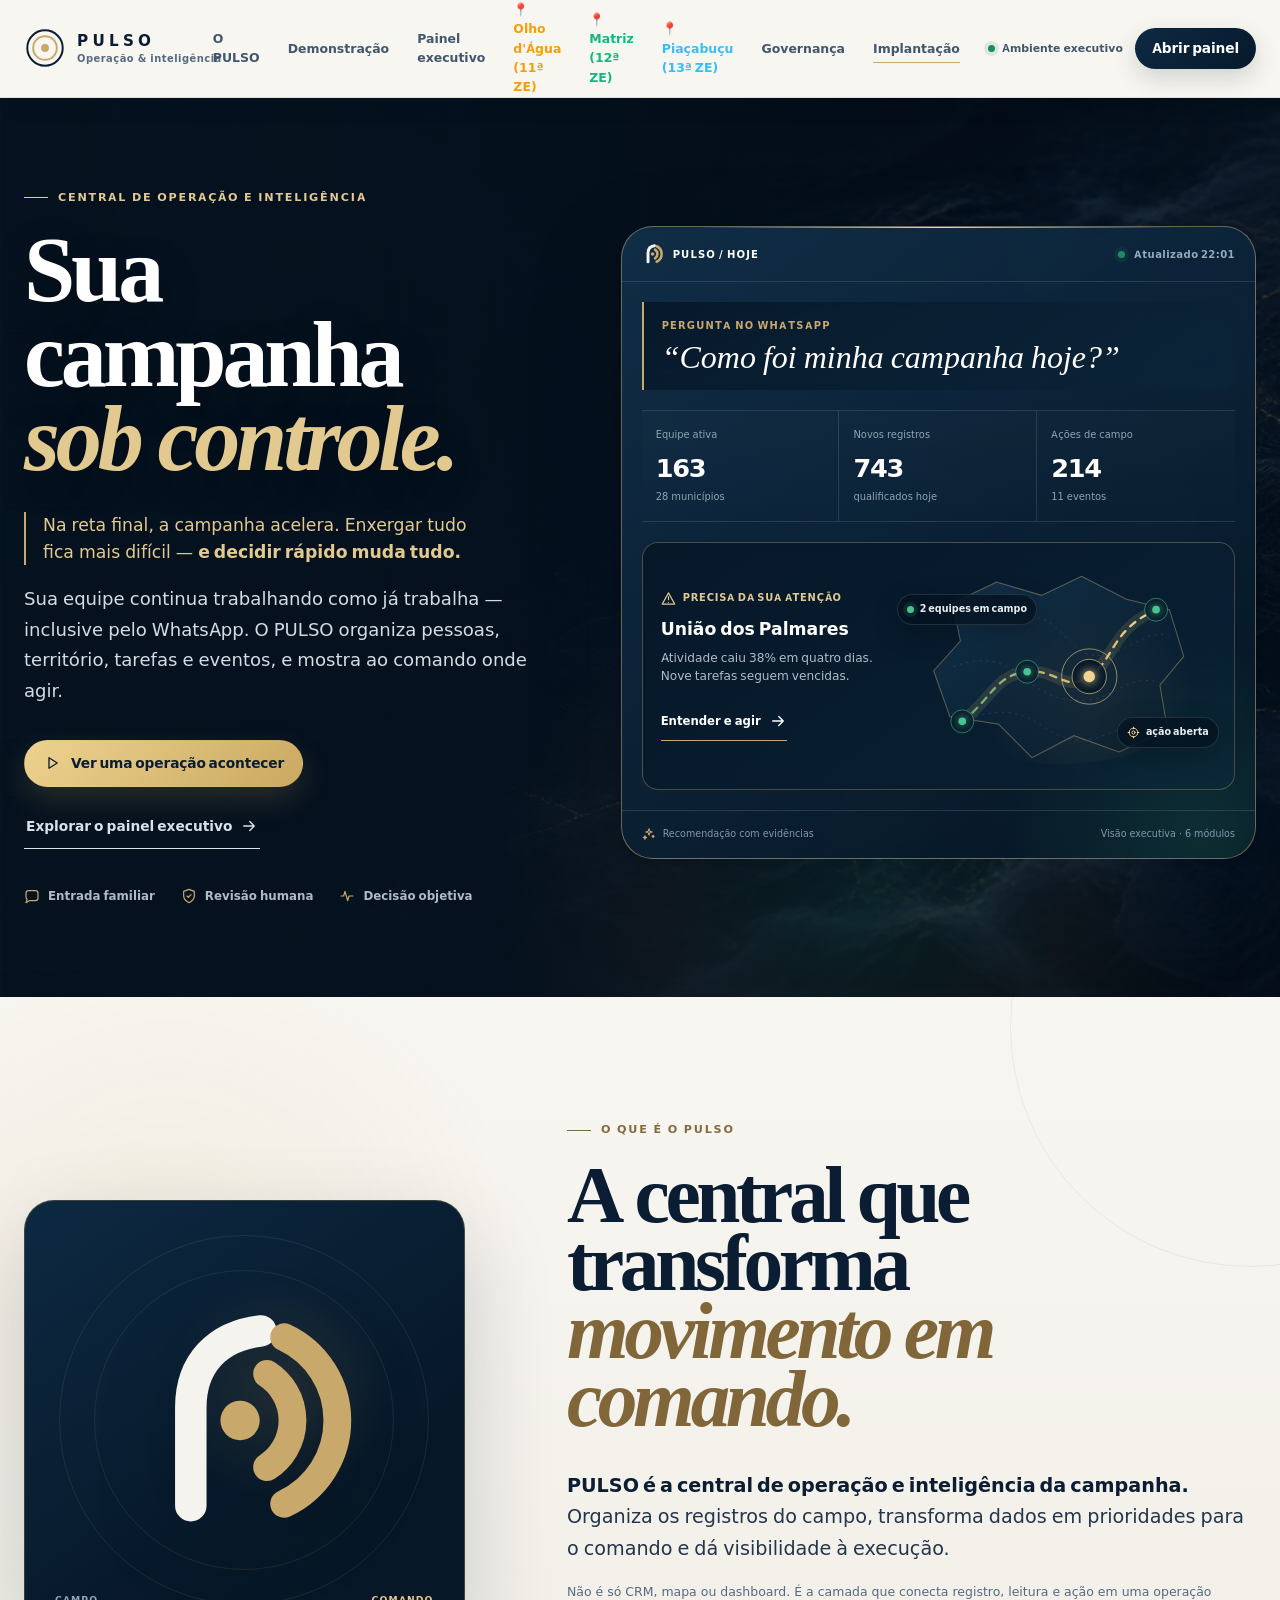
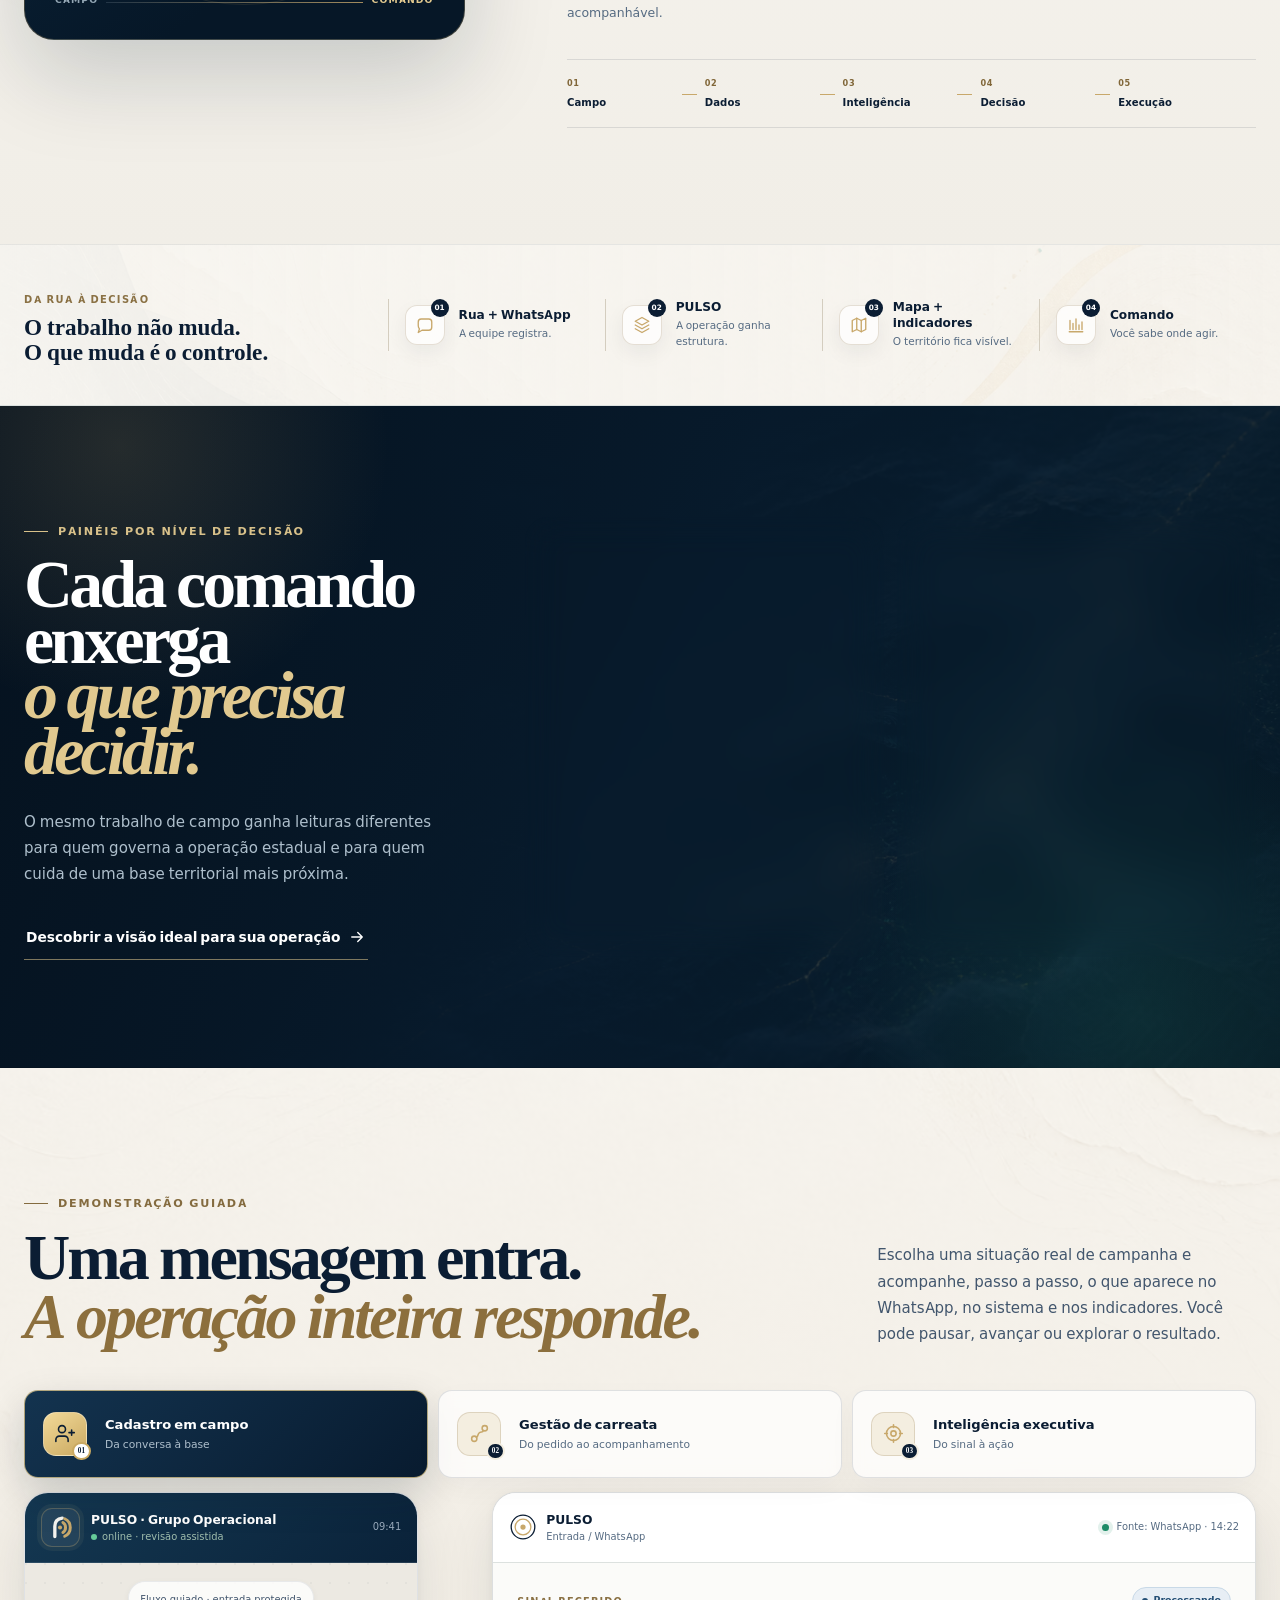
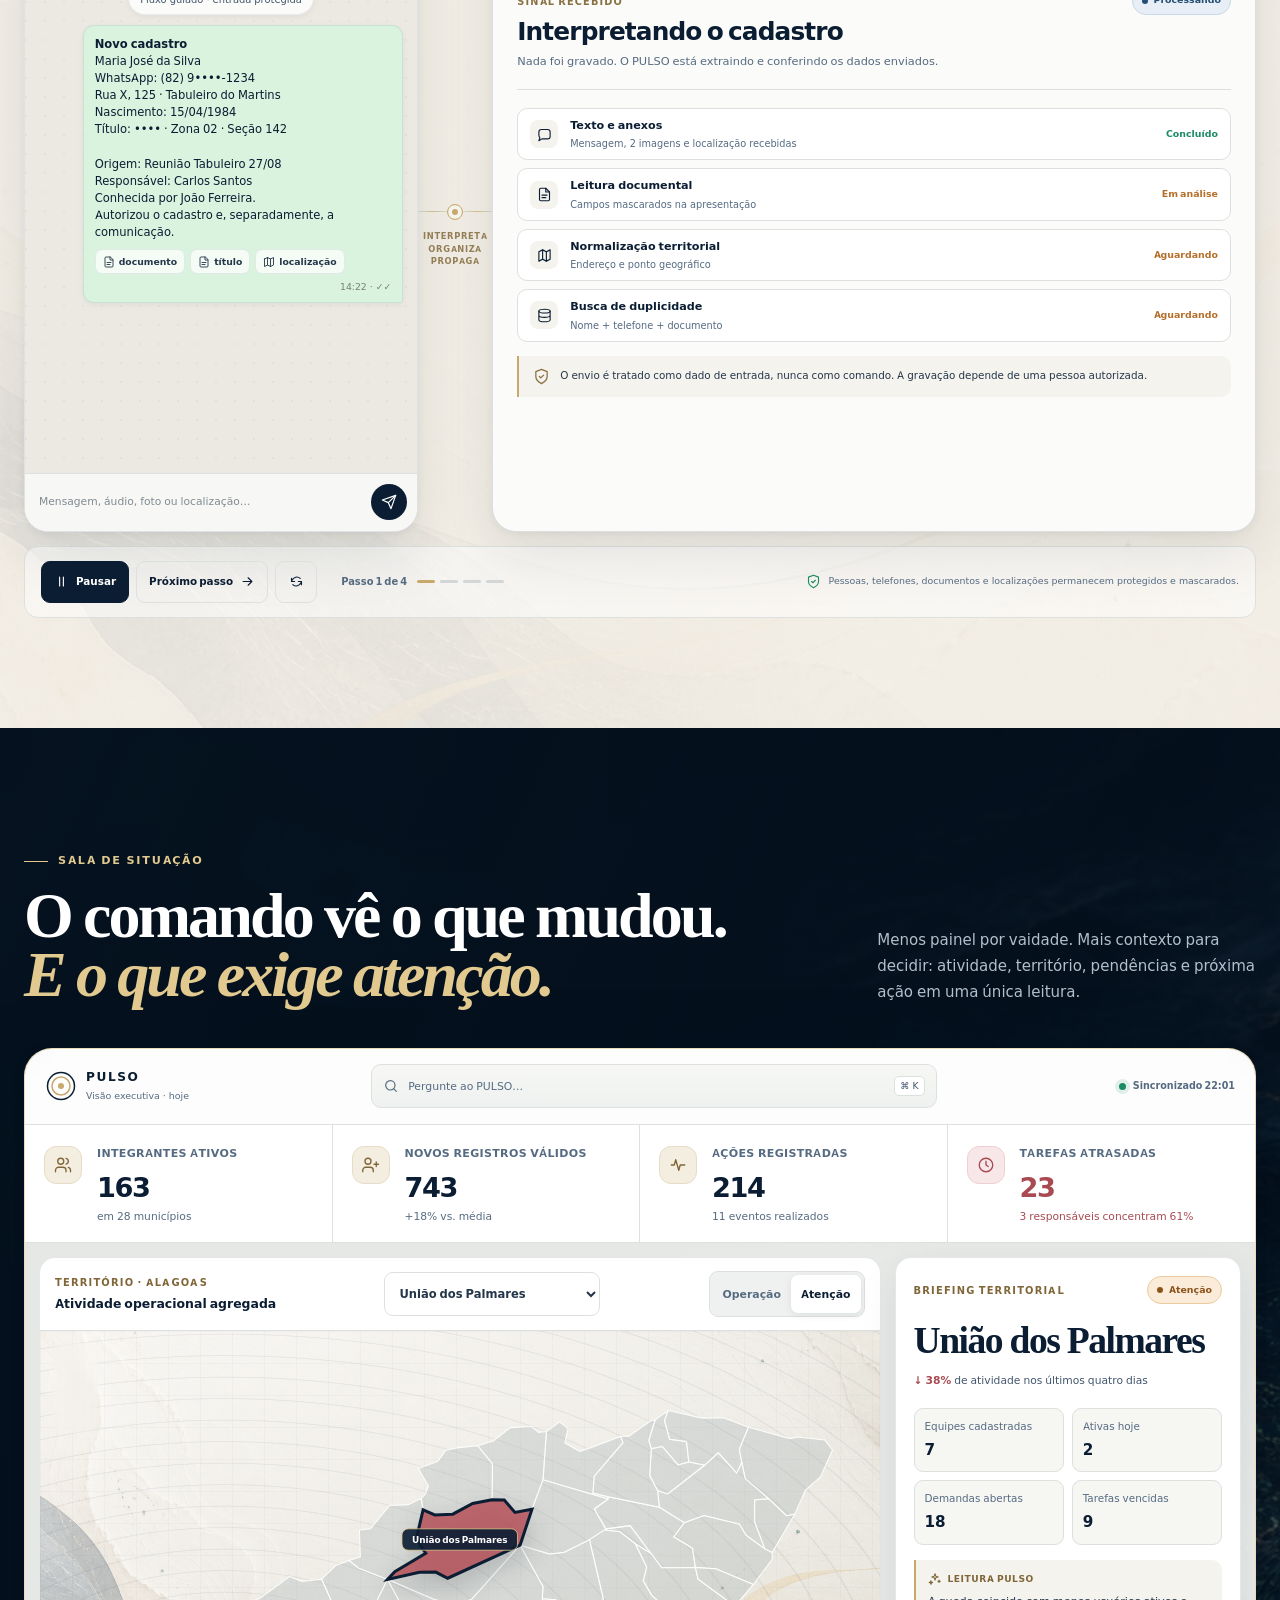
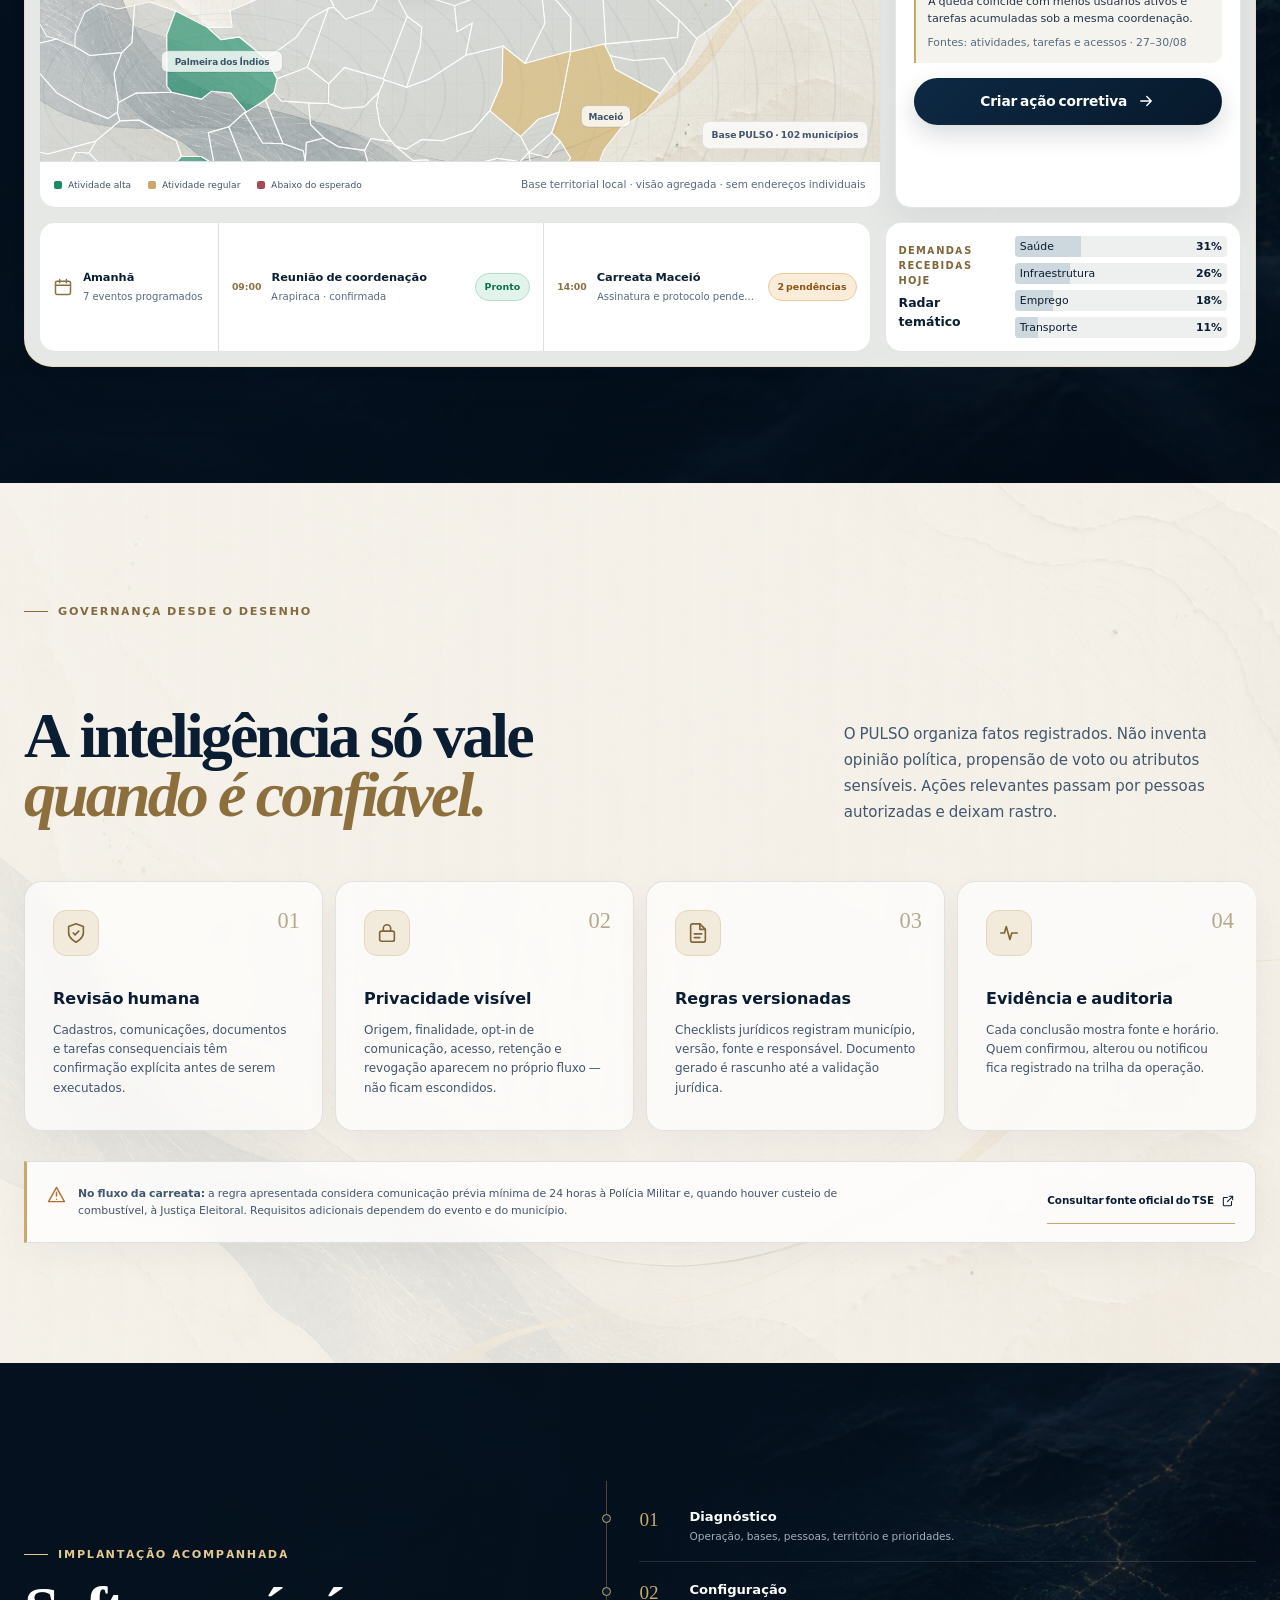
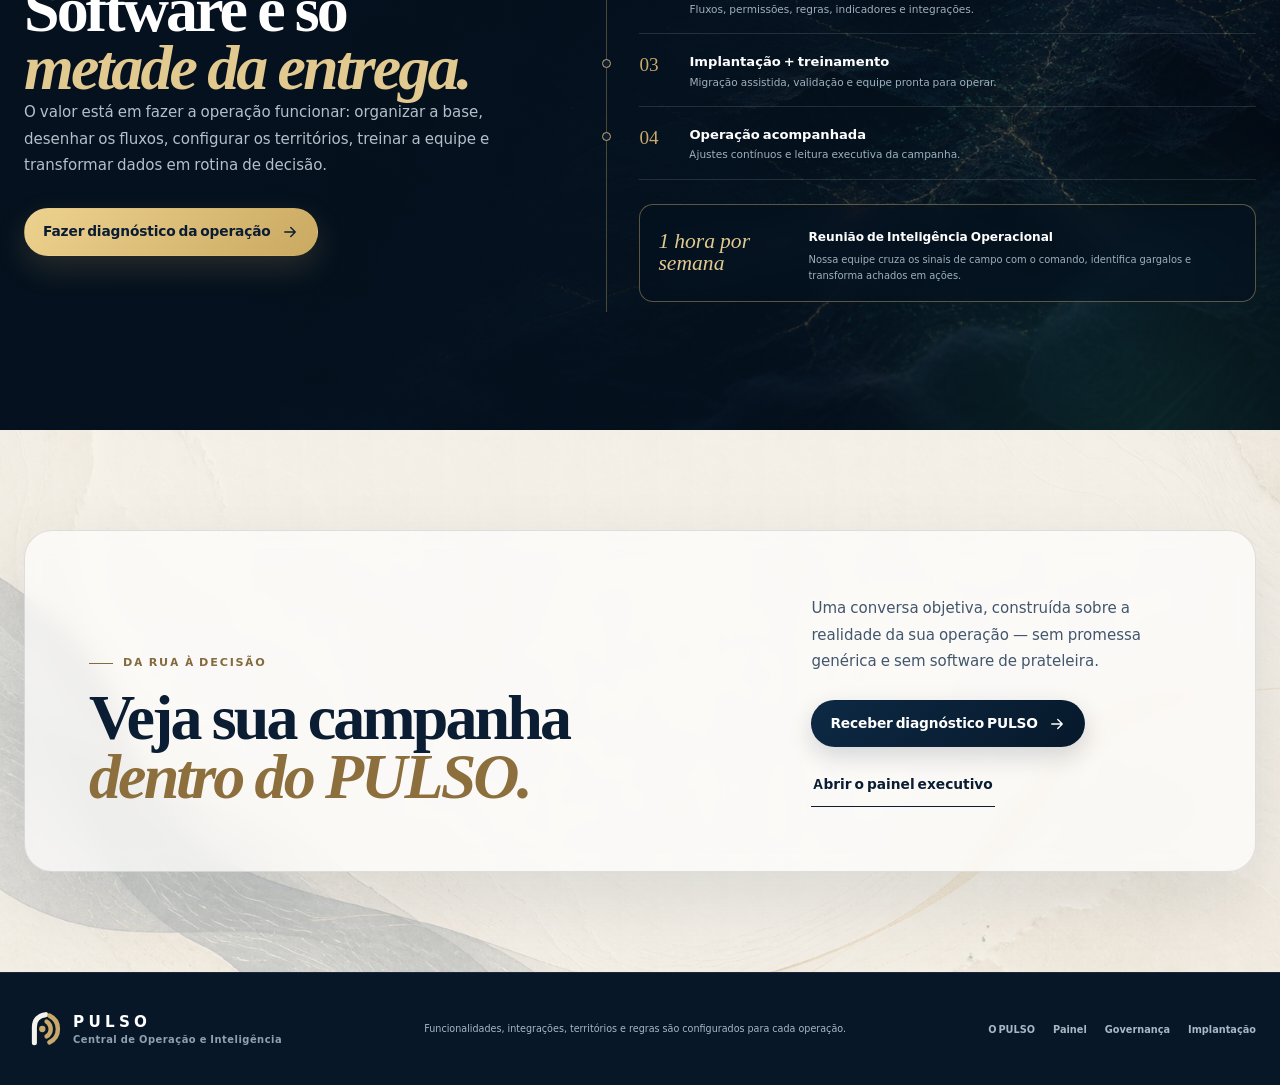
<file: index.html>
<!doctype html>
<html lang="pt-BR">
<head>
  <meta charset="utf-8">
  <meta name="viewport" content="width=device-width, initial-scale=1, viewport-fit=cover">
  <meta name="theme-color" content="#0B1D33">
  <meta name="description" content="PULSO transforma a operação de rua e o WhatsApp em pessoas organizadas, visão territorial, prioridades e execução.">
  <meta property="og:title" content="PULSO — Central de Operação e Inteligência">
  <meta property="og:description" content="Da rua à decisão. Sua campanha sob controle.">
  <meta property="og:type" content="website">
  <meta property="og:locale" content="pt_BR">
  <meta property="og:url" content="https://pulso-2026.vercel.app/">
  <meta property="og:image" content="https://pulso-2026.vercel.app/assets/generated/pulso-social-1200x630.png">
  <meta property="og:image:width" content="1200">
  <meta property="og:image:height" content="630">
  <meta property="og:image:alt" content="PULSO — Central de Operação e Inteligência. Sua campanha sob controle.">
  <meta name="twitter:card" content="summary_large_image">
  <meta name="twitter:title" content="PULSO — Central de Operação e Inteligência">
  <meta name="twitter:description" content="Do campo à decisão. Da decisão à execução.">
  <meta name="twitter:image" content="https://pulso-2026.vercel.app/assets/generated/pulso-social-1200x630.png">
  <title>PULSO — Central de Operação e Inteligência</title>

  <link rel="manifest" href="manifest.json">
  <link rel="icon" href="assets/pulso-mark.svg" type="image/svg+xml">
  <link rel="alternate icon" href="assets/favicon.ico">
  <link rel="apple-touch-icon" href="assets/pulso-app-icon-180.png">
  <link rel="preload" href="assets/generated/pulso-territory-hero.avif" as="image" type="image/avif" fetchpriority="high">
  <link rel="stylesheet" href="pulso.css?v=13.0.0">
  <script src="pulso.js?v=13.0.0" defer></script>
</head>
<body>
  <a class="skip-link" href="#conteudo">Ir para o conteúdo</a>

  <svg class="icon-sprite" aria-hidden="true">
    <symbol id="i-arrow" viewBox="0 0 24 24"><path d="M5 12h14M13 6l6 6-6 6"/></symbol>
    <symbol id="i-play" viewBox="0 0 24 24"><path d="m8 5 11 7-11 7V5Z"/></symbol>
    <symbol id="i-pause" viewBox="0 0 24 24"><path d="M9 5v14M15 5v14"/></symbol>
    <symbol id="i-reset" viewBox="0 0 24 24"><path d="M4 7v5h5M20 17v-5h-5M6.1 17A8 8 0 0 0 19 14M17.9 7A8 8 0 0 0 5 10"/></symbol>
    <symbol id="i-check" viewBox="0 0 24 24"><path d="m5 12 4 4L19 6"/></symbol>
    <symbol id="i-shield" viewBox="0 0 24 24"><path d="M12 22s8-4 8-10V5l-8-3-8 3v7c0 6 8 10 8 10Z"/><path d="m9 12 2 2 4-4"/></symbol>
    <symbol id="i-spark" viewBox="0 0 24 24"><path d="m12 3-1.4 4.1L6.5 8.5l4.1 1.4L12 14l1.4-4.1 4.1-1.4-4.1-1.4L12 3Z"/><path d="m5 15-.8 2.2L2 18l2.2.8L5 21l.8-2.2L8 18l-2.2-.8L5 15ZM19 14l-.6 1.4L17 16l1.4.6L19 18l.6-1.4L21 16l-1.4-.6L19 14Z"/></symbol>
    <symbol id="i-map" viewBox="0 0 24 24"><path d="m3 6 6-3 6 3 6-3v15l-6 3-6-3-6 3V6Z"/><path d="M9 3v15M15 6v15"/></symbol>
    <symbol id="i-users" viewBox="0 0 24 24"><path d="M16 21v-2a4 4 0 0 0-4-4H6a4 4 0 0 0-4 4v2M9 11a4 4 0 1 0 0-8 4 4 0 0 0 0 8ZM22 21v-2a4 4 0 0 0-3-3.9M16 3.1a4 4 0 0 1 0 7.8"/></symbol>
    <symbol id="i-calendar" viewBox="0 0 24 24"><rect x="3" y="5" width="18" height="16" rx="2"/><path d="M16 3v4M8 3v4M3 10h18"/></symbol>
    <symbol id="i-file" viewBox="0 0 24 24"><path d="M14 2H6a2 2 0 0 0-2 2v16a2 2 0 0 0 2 2h12a2 2 0 0 0 2-2V8Z"/><path d="M14 2v6h6M8 13h8M8 17h6"/></symbol>
    <symbol id="i-clock" viewBox="0 0 24 24"><circle cx="12" cy="12" r="9"/><path d="M12 7v5l3 2"/></symbol>
    <symbol id="i-message" viewBox="0 0 24 24"><path d="M21 15a4 4 0 0 1-4 4H8l-5 3 1.6-4.8A7 7 0 0 1 3 13V8a4 4 0 0 1 4-4h10a4 4 0 0 1 4 4v7Z"/></symbol>
    <symbol id="i-database" viewBox="0 0 24 24"><ellipse cx="12" cy="5" rx="9" ry="3"/><path d="M3 5v7c0 1.7 4 3 9 3s9-1.3 9-3V5M3 12v7c0 1.7 4 3 9 3s9-1.3 9-3v-7"/></symbol>
    <symbol id="i-activity" viewBox="0 0 24 24"><path d="M3 12h4l2-7 4 14 2-7h6"/></symbol>
    <symbol id="i-chevron" viewBox="0 0 24 24"><path d="m9 18 6-6-6-6"/></symbol>
    <symbol id="i-menu" viewBox="0 0 24 24"><path d="M4 7h16M4 12h16M4 17h16"/></symbol>
    <symbol id="i-close" viewBox="0 0 24 24"><path d="m6 6 12 12M18 6 6 18"/></symbol>
    <symbol id="i-search" viewBox="0 0 24 24"><circle cx="11" cy="11" r="7"/><path d="m20 20-4-4"/></symbol>
    <symbol id="i-download" viewBox="0 0 24 24"><path d="M12 3v12M7 10l5 5 5-5M4 21h16"/></symbol>
    <symbol id="i-warning" viewBox="0 0 24 24"><path d="m12 3 10 18H2L12 3Z"/><path d="M12 9v5M12 18h.01"/></symbol>
    <symbol id="i-lock" viewBox="0 0 24 24"><rect x="4" y="10" width="16" height="11" rx="2"/><path d="M8 10V7a4 4 0 0 1 8 0v3"/></symbol>
    <symbol id="i-plus" viewBox="0 0 24 24"><path d="M12 5v14M5 12h14"/></symbol>
    <symbol id="i-external" viewBox="0 0 24 24"><path d="M14 4h6v6M20 4l-9 9"/><path d="M18 13v6a1 1 0 0 1-1 1H5a1 1 0 0 1-1-1V7a1 1 0 0 1 1-1h6"/></symbol>
    <symbol id="i-send" viewBox="0 0 24 24"><path d="m22 2-7 20-4-9-9-4 20-7Z"/><path d="M22 2 11 13"/></symbol>
    <symbol id="i-user-plus" viewBox="0 0 24 24"><path d="M15 21v-2a4 4 0 0 0-4-4H5a4 4 0 0 0-4 4v2M8 11a4 4 0 1 0 0-8 4 4 0 0 0 0 8ZM19 8v6M16 11h6"/></symbol>
    <symbol id="i-route" viewBox="0 0 24 24"><circle cx="6" cy="18" r="3"/><circle cx="18" cy="6" r="3"/><path d="M8.5 16.5c2.5-1.5 1-4 3.5-5.5s3.5.5 4.5-2.5"/></symbol>
    <symbol id="i-target" viewBox="0 0 24 24"><circle cx="12" cy="12" r="8"/><circle cx="12" cy="12" r="3"/><path d="M12 2v3M22 12h-3M12 22v-3M2 12h3"/></symbol>
    <symbol id="i-network" viewBox="0 0 24 24"><circle cx="12" cy="5" r="2.5"/><circle cx="5" cy="18" r="2.5"/><circle cx="19" cy="18" r="2.5"/><path d="m10.8 7.2-4.6 8.6M13.2 7.2l4.6 8.6M7.5 18h9"/></symbol>
    <symbol id="i-command" viewBox="0 0 24 24"><path d="M4 18V6M8 18V10M12 18V4M16 18v-6M20 18V8"/><path d="M3 21h18"/></symbol>
    <symbol id="i-layers" viewBox="0 0 24 24"><path d="m12 2 9 5-9 5-9-5 9-5Z"/><path d="m3 12 9 5 9-5M3 17l9 5 9-5"/></symbol>
  </svg>

  <header class="site-header" id="topo">
    <div class="header-inner wrap">
      <a class="brand" href="#topo" aria-label="PULSO — início">
        <img src="assets/pulso-mark.svg" alt="" width="42" height="42">
        <span class="brand-copy">
          <strong>PULSO</strong>
          <small>Operação &amp; inteligência</small>
        </span>
      </a>

      <nav class="site-nav" id="site-nav" aria-label="Navegação principal">
        <a href="#o-pulso">O PULSO</a>
        <a href="#demonstracao">Demonstração</a>
        <a href="painel">Painel executivo</a>
        <a href="olhodagua" style="color:var(--accent-amber, #F59E0B); font-weight:700;">📍 Olho d'Água (11ª ZE)</a>
        <a href="matriz" style="color:var(--accent-emerald, #10B981); font-weight:700;">📍 Matriz (12ª ZE)</a>
        <a href="piassabucu" style="color:var(--accent-blue, #38BDF8); font-weight:700;">📍 Piaçabuçu (13ª ZE)</a>
        <a href="#governanca">Governança</a>
        <a href="#implantacao">Implantação</a>
      </nav>

      <div class="header-actions">
        <span class="demo-badge"><span aria-hidden="true"></span> Ambiente executivo</span>
        <a class="button button-primary header-cta" href="painel">Abrir painel</a>
        <button class="menu-button" type="button" aria-expanded="false" aria-controls="site-nav" aria-label="Abrir menu">
          <svg><use href="#i-menu"></use></svg>
        </button>
      </div>
    </div>
  </header>

  <main id="conteudo">
    <section class="hero">
      <div class="hero-grid wrap">
        <div class="hero-copy">
          <span class="eyebrow"><span></span> Central de operação e inteligência</span>
          <h1>Sua campanha <em>sob controle.</em></h1>
          <p class="hero-impact">Na reta final, a campanha acelera. Enxergar tudo fica mais difícil — <strong>e decidir rápido muda tudo.</strong></p>
          <p class="hero-lead">Sua equipe continua trabalhando como já trabalha — inclusive pelo WhatsApp. O PULSO organiza pessoas, território, tarefas e eventos, e mostra ao comando onde agir.</p>
          <div class="hero-actions">
            <a class="button button-gold" href="#demonstracao">
              <svg><use href="#i-play"></use></svg>
              Ver uma operação acontecer
            </a>
            <a class="text-link light" href="painel">Explorar o painel executivo <svg><use href="#i-arrow"></use></svg></a>
          </div>
          <ul class="hero-trust" aria-label="Diferenciais da experiência">
            <li><svg><use href="#i-message"></use></svg> Entrada familiar</li>
            <li><svg><use href="#i-shield"></use></svg> Revisão humana</li>
            <li><svg><use href="#i-activity"></use></svg> Decisão objetiva</li>
          </ul>
        </div>

        <div class="executive-preview" aria-label="Prévia do briefing executivo PULSO">
          <div class="preview-topbar">
            <div class="preview-brand"><img src="assets/pulso-mark-inverse.svg" alt="" width="22" height="22"> PULSO / HOJE</div>
            <div class="preview-live"><span></span> Atualizado 22:01</div>
          </div>
          <div class="preview-question">
            <span class="question-label">Pergunta no WhatsApp</span>
            <p>“Como foi minha campanha hoje?”</p>
          </div>
          <div class="preview-kpis">
            <div><span>Equipe ativa</span><strong>163</strong><small>28 municípios</small></div>
            <div><span>Novos registros</span><strong>743</strong><small>qualificados hoje</small></div>
            <div><span>Ações de campo</span><strong>214</strong><small>11 eventos</small></div>
          </div>
          <div class="preview-focus">
            <div class="focus-copy">
              <span class="focus-kicker"><svg><use href="#i-warning"></use></svg> Precisa da sua atenção</span>
              <strong>União dos Palmares</strong>
              <p>Atividade caiu 38% em quatro dias. Nove tarefas seguem vencidas.</p>
              <button type="button" class="preview-action" data-open-flow="briefing">Entender e agir <svg><use href="#i-arrow"></use></svg></button>
            </div>
            <div class="territory-visual" aria-hidden="true">
              <svg class="territory-pulse" viewBox="0 0 300 220">
                <defs>
                  <linearGradient id="territory-fill" x1="0" y1="0" x2="1" y2="1">
                    <stop offset="0" stop-color="#173a53" stop-opacity=".82"/>
                    <stop offset="1" stop-color="#07182a" stop-opacity=".3"/>
                  </linearGradient>
                  <linearGradient id="route-line" x1="24" y1="184" x2="266" y2="34" gradientUnits="userSpaceOnUse">
                    <stop stop-color="#35a77b"/><stop offset=".5" stop-color="#d5b56e"/><stop offset="1" stop-color="#f0d89e"/>
                  </linearGradient>
                  <filter id="territory-glow" x="-200%" y="-200%" width="500%" height="500%">
                    <feGaussianBlur stdDeviation="5" result="blur"/><feMerge><feMergeNode in="blur"/><feMergeNode in="SourceGraphic"/></feMerge>
                  </filter>
                </defs>
                <path class="territory-shape" d="M38 44 84 22l47 14 42-20 47 24 45 11 15 49-25 30 8 47-51 23-47-17-44 23-35-35-51-8-17-48 28-31Z"/>
                <path class="territory-contour" d="M52 59c36 17 54-13 83 3 27 15 31 42 63 36 28-5 42-26 66-20M39 111c36-15 57-3 81 17 24 20 58 24 84 10 24-13 35-17 58-8M62 163c30-9 51-4 73 12 24 17 50 16 78 0"/>
                <path class="territory-route-shadow" d="M48 168C78 145 83 119 116 116c32-3 39 22 65 5 27-18 22-48 70-70"/>
                <path class="territory-route" d="M48 168C78 145 83 119 116 116c32-3 39 22 65 5 27-18 22-48 70-70"/>
                <g class="pulse-node node-green" transform="translate(48 168)"><circle r="12"/><circle r="4"/></g>
                <g class="pulse-node node-green" transform="translate(116 116)"><circle r="12"/><circle r="4"/></g>
                <g class="pulse-node node-gold" transform="translate(181 121)"><circle r="18"/><circle r="6"/><circle class="node-orbit" r="29"/></g>
                <g class="pulse-node node-green" transform="translate(251 51)"><circle r="12"/><circle r="4"/></g>
              </svg>
              <span class="visual-chip chip-live"><i></i> 2 equipes em campo</span>
              <span class="visual-chip chip-action"><svg><use href="#i-target"></use></svg> ação aberta</span>
            </div>
          </div>
          <div class="preview-foot">
            <span><svg><use href="#i-spark"></use></svg> Recomendação com evidências</span>
            <span>Visão executiva · 6 módulos</span>
          </div>
        </div>
      </div>
    </section>

    <section class="pulso-definition" id="o-pulso" aria-labelledby="pulso-definition-title">
      <div class="wrap pulso-definition-grid">
        <div class="definition-symbol" aria-hidden="true">
          <img src="assets/pulso-mark-inverse.svg" alt="" width="240" height="240">
          <span>Campo</span><i></i><strong>Comando</strong>
        </div>
        <div class="definition-copy">
          <span class="eyebrow dark"><span></span> O que é o PULSO</span>
          <h2 id="pulso-definition-title">A central que transforma<br><em>movimento em comando.</em></h2>
          <p class="definition-lead"><strong>PULSO é a central de operação e inteligência da campanha.</strong> Organiza os registros do campo, transforma dados em prioridades para o comando e dá visibilidade à execução.</p>
          <p class="definition-note">Não é só CRM, mapa ou dashboard. É a camada que conecta registro, leitura e ação em uma operação acompanhável.</p>
          <ol class="definition-flow" aria-label="Como o PULSO organiza a operação">
            <li><span>01</span><strong>Campo</strong></li>
            <li><span>02</span><strong>Dados</strong></li>
            <li><span>03</span><strong>Inteligência</strong></li>
            <li><span>04</span><strong>Decisão</strong></li>
            <li><span>05</span><strong>Execução</strong></li>
          </ol>
        </div>
      </div>
    </section>

    <section class="journey" aria-label="Da rua ao comando">
      <div class="journey-inner wrap">
        <div class="journey-intro">
          <span>Da rua à decisão</span>
          <strong>O trabalho não muda.<br>O que muda é o controle.</strong>
        </div>
        <ol class="journey-steps">
          <li><span class="journey-symbol"><svg><use href="#i-message"></use></svg><i>01</i></span><div><strong>Rua + WhatsApp</strong><small>A equipe registra.</small></div></li>
          <li><span class="journey-symbol"><svg><use href="#i-layers"></use></svg><i>02</i></span><div><strong>PULSO</strong><small>A operação ganha estrutura.</small></div></li>
          <li><span class="journey-symbol"><svg><use href="#i-map"></use></svg><i>03</i></span><div><strong>Mapa + indicadores</strong><small>O território fica visível.</small></div></li>
          <li><span class="journey-symbol"><svg><use href="#i-command"></use></svg><i>04</i></span><div><strong>Comando</strong><small>Você sabe onde agir.</small></div></li>
        </ol>
      </div>
    </section>

    <section class="role-showcase" aria-labelledby="role-showcase-title">
      <div class="wrap role-showcase-grid">
        <div class="role-showcase-copy">
          <span class="eyebrow dark"><span></span> Painéis por nível de decisão</span>
          <h2 id="role-showcase-title">Cada comando enxerga<br><em>o que precisa decidir.</em></h2>
          <p>O mesmo trabalho de campo ganha leituras diferentes para quem governa a operação estadual e para quem cuida de uma base territorial mais próxima.</p>
          <button class="text-link dark" type="button" data-open-dialog="scope-dialog">Descobrir a visão ideal para sua operação <svg><use href="#i-arrow"></use></svg></button>
        </div>
        <div class="role-cards">
          <a class="role-card governor" href="painel?perfil=governador">
            <span class="role-icon"><svg><use href="#i-command"></use></svg></span>
            <span class="role-label">Visão estadual</span>
            <h3>Governador</h3>
            <p>Ritmo dos 102 municípios, coordenações regionais, eventos, gargalos e prioridades do dia.</p>
            <ul><li>Mapa de atenção</li><li>Briefing do comando</li><li>Ações corretivas</li></ul>
            <strong>Explorar painel <svg><use href="#i-arrow"></use></svg></strong>
          </a>
          <a class="role-card deputy" href="painel?perfil=deputado-estadual">
            <span class="role-icon"><svg><use href="#i-network"></use></svg></span>
            <span class="role-label">Visão de base</span>
            <h3>Deputado Estadual</h3>
            <p>Presença nos territórios, rede de lideranças, demandas, retornos e agenda de relacionamento.</p>
            <ul><li>Rede territorial</li><li>Demandas abertas</li><li>Retornos pendentes</li></ul>
            <strong>Explorar painel <svg><use href="#i-arrow"></use></svg></strong>
          </a>
        </div>
      </div>
    </section>

    <section class="demo-section" id="demonstracao">
      <div class="wrap">
        <div class="section-heading split-heading">
          <div>
            <span class="eyebrow dark"><span></span> Demonstração guiada</span>
            <h2>Uma mensagem entra.<br><em>A operação inteira responde.</em></h2>
          </div>
          <p>Escolha uma situação real de campanha e acompanhe, passo a passo, o que aparece no WhatsApp, no sistema e nos indicadores. Você pode pausar, avançar ou explorar o resultado.</p>
        </div>

        <div class="scenario-tabs" role="tablist" aria-label="Cenários da demonstração">
          <button type="button" class="scenario-tab active" id="scenario-registration" role="tab" aria-selected="true" aria-controls="demo-stage" tabindex="0" data-scenario="registration">
            <span class="scenario-icon"><svg><use href="#i-user-plus"></use></svg><i>01</i></span><div><strong>Cadastro em campo</strong><small>Da conversa à base</small></div>
          </button>
          <button type="button" class="scenario-tab" id="scenario-carreata" role="tab" aria-selected="false" aria-controls="demo-stage" tabindex="-1" data-scenario="carreata">
            <span class="scenario-icon"><svg><use href="#i-route"></use></svg><i>02</i></span><div><strong>Gestão de carreata</strong><small>Do pedido ao acompanhamento</small></div>
          </button>
          <button type="button" class="scenario-tab" id="scenario-briefing" role="tab" aria-selected="false" aria-controls="demo-stage" tabindex="-1" data-scenario="briefing">
            <span class="scenario-icon"><svg><use href="#i-target"></use></svg><i>03</i></span><div><strong>Inteligência executiva</strong><small>Do sinal à ação</small></div>
          </button>
        </div>

        <div class="mobile-surface-switch" role="group" aria-label="Superfície da demonstração">
          <button type="button" class="active" aria-pressed="true" data-surface="conversation">Conversa</button>
          <button type="button" aria-pressed="false" data-surface="result">Resultado</button>
        </div>

        <div class="demo-stage" id="demo-stage" role="tabpanel" aria-labelledby="scenario-registration" data-mobile-surface="conversation">
          <article class="conversation-surface" aria-labelledby="conversation-title">
            <div class="surface-bar conversation-bar">
              <div class="avatar-mark"><img src="assets/pulso-mark-inverse.svg" alt="" width="25" height="25"></div>
              <div><strong id="conversation-title">PULSO · Grupo Operacional</strong><span><i></i> online · revisão assistida</span></div>
              <span class="surface-time">09:41</span>
            </div>
            <div class="chat-area" id="demo-chat"></div>
            <div class="chat-input" aria-hidden="true">
              <span>Mensagem, áudio, foto ou localização…</span>
              <span class="send-dot"><svg><use href="#i-send"></use></svg></span>
            </div>
          </article>

          <div class="causal-connector" aria-hidden="true">
            <span></span><i></i><span></span>
            <small>interpreta<br>organiza<br>propaga</small>
          </div>

          <article class="product-surface" aria-labelledby="product-title">
            <div class="surface-bar product-bar">
              <div class="product-context">
                <img src="assets/pulso-mark.svg" alt="" width="28" height="28">
                <div><strong id="product-title">PULSO</strong><span id="product-breadcrumb">Pessoas / Novo registro</span></div>
              </div>
              <div class="product-source"><span></span><span id="product-updated">Fonte: WhatsApp · agora</span></div>
            </div>
            <div class="result-area" id="demo-result"></div>
          </article>
        </div>

        <div class="demo-controls">
          <div class="control-buttons">
            <button class="control-button primary" type="button" id="demo-play">
              <svg><use href="#i-play"></use></svg><span>Reproduzir</span>
            </button>
            <button class="control-button" type="button" id="demo-next">
              Próximo passo <svg><use href="#i-arrow"></use></svg>
            </button>
            <button class="control-button icon-only" type="button" id="demo-reset" aria-label="Reiniciar demonstração" title="Reiniciar demonstração">
              <svg><use href="#i-reset"></use></svg>
            </button>
          </div>
          <div class="step-progress">
            <span id="demo-step-label">Passo 1 de 4</span>
            <div class="step-dots" id="demo-step-dots" aria-hidden="true"></div>
          </div>
          <p><svg><use href="#i-shield"></use></svg> Pessoas, telefones, documentos e localizações permanecem protegidos e mascarados.</p>
        </div>
        <p class="sr-only" id="demo-announcer" aria-live="polite" aria-atomic="true"></p>
      </div>
    </section>

    <section class="command-section" id="sala-situacao">
      <div class="wrap">
        <div class="section-heading split-heading on-dark">
          <div>
            <span class="eyebrow light"><span></span> Sala de Situação</span>
            <h2>O comando vê o que mudou.<br><em>E o que exige atenção.</em></h2>
          </div>
          <p>Menos painel por vaidade. Mais contexto para decidir: atividade, território, pendências e próxima ação em uma única leitura.</p>
        </div>

        <div class="command-shell">
          <div class="command-topbar">
            <div class="command-brand"><img src="assets/pulso-mark.svg" alt="" width="32" height="32"><span><strong>PULSO</strong><small>Visão executiva · hoje</small></span></div>
            <button class="command-query" type="button" data-open-flow="briefing" aria-label="Abrir demonstração de consulta em linguagem natural"><svg><use href="#i-search"></use></svg><span>Pergunte ao PULSO…</span><kbd>⌘ K</kbd></button>
            <span class="sync-label"><i></i> Sincronizado 22:01</span>
          </div>

          <div class="command-kpis" aria-label="Indicadores do dia">
            <div><svg><use href="#i-users"></use></svg><span>Integrantes ativos</span><strong>163</strong><small>em 28 municípios</small></div>
            <div><svg><use href="#i-user-plus"></use></svg><span>Novos registros válidos</span><strong>743</strong><small>+18% vs. média</small></div>
            <div><svg><use href="#i-activity"></use></svg><span>Ações registradas</span><strong>214</strong><small>11 eventos realizados</small></div>
            <div class="attention"><svg><use href="#i-clock"></use></svg><span>Tarefas atrasadas</span><strong>23</strong><small>3 responsáveis concentram 61%</small></div>
          </div>

          <div class="command-main-grid">
            <div class="map-card">
              <div class="card-toolbar">
                <div><span class="card-kicker">Território · Alagoas</span><strong>Atividade operacional agregada</strong></div>
                <label class="territory-picker"><span class="sr-only">Escolher município</span><select id="territory-picker" aria-label="Escolher município"><option value="">Escolher município</option></select></label>
                <div class="layer-switch" role="group" aria-label="Camada do mapa">
                  <button type="button" class="active" aria-pressed="true" data-map-layer="operation">Operação</button>
                  <button type="button" aria-pressed="false" data-map-layer="attention">Atenção</button>
                </div>
              </div>
              <div id="campaign-map" class="campaign-map" aria-label="Mapa agregado da operação em Alagoas">
                <div class="map-loading"><span></span> Carregando território…</div>
              </div>
              <div class="map-legend" id="map-legend">
                <span><i class="legend-high"></i> Atividade alta</span>
                <span><i class="legend-mid"></i> Atividade regular</span>
                <span><i class="legend-low"></i> Abaixo do esperado</span>
                <small>Base territorial local · visão agregada · sem endereços individuais</small>
              </div>
            </div>

            <aside class="territory-card" aria-labelledby="territory-title">
              <div class="territory-card-head">
                <span class="card-kicker">Briefing territorial</span>
                <span class="status-pill alert"><i></i> Atenção</span>
              </div>
              <div id="territory-content">
                <h3 id="territory-title">União dos Palmares</h3>
                <p class="territory-delta"><strong>↓ 38%</strong> de atividade nos últimos quatro dias</p>
                <dl class="territory-metrics">
                  <div><dt>Equipes cadastradas</dt><dd>7</dd></div>
                  <div><dt>Ativas hoje</dt><dd>2</dd></div>
                  <div><dt>Demandas abertas</dt><dd>18</dd></div>
                  <div><dt>Tarefas vencidas</dt><dd>9</dd></div>
                </dl>
                <div class="evidence-box">
                  <span><svg><use href="#i-spark"></use></svg> Leitura PULSO</span>
                  <p>A queda coincide com menos usuários ativos e tarefas acumuladas sob a mesma coordenação.</p>
                  <small>Fontes: atividades, tarefas e acessos · 27–30/08</small>
                </div>
                <button class="button button-primary full" type="button" data-action="create-task">Criar ação corretiva <svg><use href="#i-arrow"></use></svg></button>
              </div>
            </aside>
          </div>

          <div class="command-bottom-grid">
            <div class="agenda-strip">
              <div class="agenda-title"><svg><use href="#i-calendar"></use></svg><span><strong>Amanhã</strong><small>7 eventos programados</small></span></div>
              <div class="agenda-item"><span class="event-time">09:00</span><div><strong>Reunião de coordenação</strong><small>Arapiraca · confirmada</small></div><span class="status-pill success">Pronto</span></div>
              <div class="agenda-item"><span class="event-time">14:00</span><div><strong>Carreata Maceió</strong><small>Assinatura e protocolo pendentes</small></div><span class="status-pill alert">2 pendências</span></div>
            </div>
            <div class="demand-radar">
              <div><span class="card-kicker">Demandas recebidas hoje</span><strong>Radar temático</strong></div>
              <div class="demand-bars">
                <span style="--value: 31%"><i>Saúde</i><b>31%</b></span>
                <span style="--value: 26%"><i>Infraestrutura</i><b>26%</b></span>
                <span style="--value: 18%"><i>Emprego</i><b>18%</b></span>
                <span style="--value: 11%"><i>Transporte</i><b>11%</b></span>
              </div>
            </div>
          </div>
        </div>
      </div>
    </section>

    <section class="governance-section" id="governanca">
      <div class="wrap">
        <div class="governance-lead">
          <span class="eyebrow dark"><span></span> Governança desde o desenho</span>
          <h2>A inteligência só vale<br><em>quando é confiável.</em></h2>
          <p>O PULSO organiza fatos registrados. Não inventa opinião política, propensão de voto ou atributos sensíveis. Ações relevantes passam por pessoas autorizadas e deixam rastro.</p>
        </div>

        <div class="governance-grid">
          <article>
            <span class="governance-number">01</span>
            <svg><use href="#i-shield"></use></svg>
            <h3>Revisão humana</h3>
            <p>Cadastros, comunicações, documentos e tarefas consequenciais têm confirmação explícita antes de serem executados.</p>
          </article>
          <article>
            <span class="governance-number">02</span>
            <svg><use href="#i-lock"></use></svg>
            <h3>Privacidade visível</h3>
            <p>Origem, finalidade, opt-in de comunicação, acesso, retenção e revogação aparecem no próprio fluxo — não ficam escondidos.</p>
          </article>
          <article>
            <span class="governance-number">03</span>
            <svg><use href="#i-file"></use></svg>
            <h3>Regras versionadas</h3>
            <p>Checklists jurídicos registram município, versão, fonte e responsável. Documento gerado é rascunho até a validação jurídica.</p>
          </article>
          <article>
            <span class="governance-number">04</span>
            <svg><use href="#i-activity"></use></svg>
            <h3>Evidência e auditoria</h3>
            <p>Cada conclusão mostra fonte e horário. Quem confirmou, alterou ou notificou fica registrado na trilha da operação.</p>
          </article>
        </div>

        <div class="compliance-note">
          <div>
            <svg><use href="#i-warning"></use></svg>
            <p><strong>No fluxo da carreata:</strong> a regra apresentada considera comunicação prévia mínima de 24 horas à Polícia Militar e, quando houver custeio de combustível, à Justiça Eleitoral. Requisitos adicionais dependem do evento e do município.</p>
          </div>
          <a href="https://www.tse.jus.br/comunicacao/noticias/2026/Julho/por-dentro-das-eleicoes-conheca-as-regras-estabelecidas-para-a-propaganda-eleitoral" target="_blank" rel="noopener noreferrer">Consultar fonte oficial do TSE <svg><use href="#i-external"></use></svg></a>
        </div>
      </div>
    </section>

    <section class="delivery-section" id="implantacao">
      <div class="wrap delivery-grid">
        <div class="delivery-copy">
          <span class="eyebrow light"><span></span> Implantação acompanhada</span>
          <h2>Software é só<br><em>metade da entrega.</em></h2>
          <p>O valor está em fazer a operação funcionar: organizar a base, desenhar os fluxos, configurar os territórios, treinar a equipe e transformar dados em rotina de decisão.</p>
          <button class="button button-gold" type="button" data-open-dialog="scope-dialog">Fazer diagnóstico da operação <svg><use href="#i-arrow"></use></svg></button>
        </div>

        <div class="delivery-timeline">
          <ol>
            <li><span>01</span><div><strong>Diagnóstico</strong><p>Operação, bases, pessoas, território e prioridades.</p></div></li>
            <li><span>02</span><div><strong>Configuração</strong><p>Fluxos, permissões, regras, indicadores e integrações.</p></div></li>
            <li><span>03</span><div><strong>Implantação + treinamento</strong><p>Migração assistida, validação e equipe pronta para operar.</p></div></li>
            <li><span>04</span><div><strong>Operação acompanhada</strong><p>Ajustes contínuos e leitura executiva da campanha.</p></div></li>
          </ol>
          <div class="weekly-room">
            <span>1 hora por semana</span>
            <div><strong>Reunião de Inteligência Operacional</strong><p>Nossa equipe cruza os sinais de campo com o comando, identifica gargalos e transforma achados em ações.</p></div>
          </div>
        </div>
      </div>
    </section>

    <section class="final-cta">
      <div class="wrap final-cta-inner">
        <div>
          <span class="eyebrow dark"><span></span> Da rua à decisão</span>
          <h2>Veja sua campanha<br><em>dentro do PULSO.</em></h2>
        </div>
        <div>
          <p>Uma conversa objetiva, construída sobre a realidade da sua operação — sem promessa genérica e sem software de prateleira.</p>
          <div class="final-actions">
            <button class="button button-primary" type="button" data-open-dialog="scope-dialog">Receber diagnóstico PULSO <svg><use href="#i-arrow"></use></svg></button>
            <a class="text-link dark" href="painel">Abrir o painel executivo</a>
          </div>
        </div>
      </div>
    </section>
  </main>

  <footer class="site-footer">
    <div class="wrap footer-inner">
      <a class="brand footer-brand" href="#topo" aria-label="PULSO — voltar ao início">
        <img src="assets/pulso-mark-inverse.svg" alt="" width="38" height="38">
        <span class="brand-copy"><strong>PULSO</strong><small>Central de Operação e Inteligência</small></span>
      </a>
      <p>Funcionalidades, integrações, territórios e regras são configurados para cada operação.</p>
      <nav aria-label="Links do rodapé"><a href="#o-pulso">O PULSO</a><a href="painel">Painel</a><a href="#governanca">Governança</a><a href="#implantacao">Implantação</a></nav>
    </div>
  </footer>

  <dialog class="app-dialog record-dialog" id="record-dialog" aria-labelledby="record-dialog-title">
    <div class="dialog-head">
      <div class="dialog-title-lockup"><img src="assets/pulso-mark.svg" alt="" width="30" height="30"><div><span class="dialog-kicker">Pessoa · visão protegida</span><h2 id="record-dialog-title">Maria José da Silva</h2></div></div>
      <button type="button" class="dialog-close" data-close-dialog aria-label="Fechar"><svg><use href="#i-close"></use></svg></button>
    </div>
    <div class="dialog-body person-dialog-body">
      <div class="person-summary">
        <div class="person-avatar">MJ</div>
        <div><strong>Tabuleiro do Martins · Maceió</strong><span>Cadastrada em 27/08 às 14:24</span></div>
        <span class="status-pill success"><svg><use href="#i-check"></use></svg> Validada</span>
      </div>
      <dl class="person-fields">
        <div><dt>WhatsApp</dt><dd>(82) 9••••-1234</dd></div>
        <div><dt>Título</dt><dd>•••• •••• ••••</dd></div>
        <div><dt>Origem</dt><dd>Reunião Tabuleiro · 27/08</dd></div>
        <div><dt>Responsável</dt><dd>Carlos Santos</dd></div>
        <div><dt>Estrutura de origem</dt><dd>João Ferreira</dd></div>
        <div><dt>Qualidade</dt><dd>96 / 100</dd></div>
      </dl>
      <div class="consent-panel"><svg><use href="#i-shield"></use></svg><div><strong>Cadastro e opt-in registrados separadamente</strong><p>Finalidade e canal informados · confirmação em 27/08 às 14:22 · revogação disponível.</p></div></div>
      <div class="timeline-block">
        <h3>Histórico</h3>
        <ol><li><time>27/08</time><span><strong>Cadastro confirmado</strong><small>Por Carlos Santos · WhatsApp</small></span></li><li><time>27/08</time><span><strong>Participação em reunião</strong><small>Evento Reunião Tabuleiro</small></span></li><li><time>30/08</time><span><strong>Demanda registrada</strong><small>Infraestrutura · aguardando triagem</small></span></li></ol>
      </div>
    </div>
  </dialog>

  <dialog class="app-dialog document-dialog" id="document-dialog" aria-labelledby="document-dialog-title">
    <div class="dialog-head">
      <div class="dialog-title-lockup"><img src="assets/pulso-mark.svg" alt="" width="30" height="30"><div><span class="dialog-kicker">Pacote de documentos · prévia</span><h2 id="document-dialog-title">Carreata Maceió — 05/09</h2></div></div>
      <button type="button" class="dialog-close" data-close-dialog aria-label="Fechar"><svg><use href="#i-close"></use></svg></button>
    </div>
    <div class="dialog-body document-body">
      <div class="legal-review-banner"><svg><use href="#i-warning"></use></svg><div><strong>Rascunho para validação jurídica</strong><p>Gerado a partir do template Maceió/AL · versão 2026.08 · nenhuma comunicação foi protocolada.</p></div></div>
      <div class="document-grid">
        <div class="document-list">
          <button type="button" class="active" data-document="pm" aria-pressed="true" aria-controls="document-preview"><svg><use href="#i-file"></use></svg><span><strong>Comunicação à Polícia Militar</strong><small>Rascunho · 2 páginas</small></span></button>
          <button type="button" data-document="justica" aria-pressed="false" aria-controls="document-preview"><svg><use href="#i-file"></use></svg><span><strong>Comunicação à Justiça Eleitoral</strong><small>Aplicável se houver combustível</small></span></button>
          <button type="button" data-document="percurso" aria-pressed="false" aria-controls="document-preview"><svg><use href="#i-map"></use></svg><span><strong>Descrição do percurso</strong><small>Praça X → Praça Y</small></span></button>
          <button type="button" data-document="checklist" aria-pressed="false" aria-controls="document-preview"><svg><use href="#i-shield"></use></svg><span><strong>Checklist operacional</strong><small>8 de 11 itens concluídos</small></span></button>
        </div>
        <article class="paper-preview" id="document-preview" aria-live="polite">
          <span>OFÍCIO Nº 014 / 2026</span>
          <h3>COMUNICAÇÃO PRÉVIA DE ATO DE CAMPANHA</h3>
          <p>À autoridade competente,</p>
          <p>Comunicamos, para fins de organização e segurança, a realização de carreata no município de Maceió/AL, em 05 de setembro de 2026.</p>
          <dl><div><dt>Concentração</dt><dd>14h · Praça X</dd></div><div><dt>Saída</dt><dd>15h</dd></div><div><dt>Encerramento</dt><dd>18h</dd></div><div><dt>Estimativa</dt><dd>120 veículos</dd></div></dl>
          <p><strong>Percurso:</strong> Praça X → Avenida A → Avenida B → Rua C → Praça Y.</p>
          <div class="signature-line">Assinatura do responsável</div>
        </article>
      </div>
      <div class="dialog-actions"><button class="button button-secondary" type="button" data-close-dialog>Voltar</button><button class="button button-primary" type="button" data-action="simulate-download"><svg><use href="#i-download"></use></svg> Gerar prévia consolidada</button></div>
    </div>
  </dialog>

  <dialog class="app-dialog scope-dialog" id="scope-dialog" aria-labelledby="scope-dialog-title">
    <div class="dialog-head">
      <div class="dialog-title-lockup"><img src="assets/pulso-mark.svg" alt="" width="30" height="30"><div><span class="dialog-kicker">Diagnóstico PULSO</span><h2 id="scope-dialog-title">Onde o controle precisa começar?</h2></div></div>
      <button type="button" class="dialog-close" data-close-dialog aria-label="Fechar"><svg><use href="#i-close"></use></svg></button>
    </div>
    <form class="dialog-body scope-form" id="scope-form">
      <div class="scope-progress"><span id="scope-step-label" role="status" aria-live="polite" aria-atomic="true">Pergunta 1 de 5</span><div aria-hidden="true"><i></i><i></i><i></i><i></i><i></i></div></div>

      <section class="scope-step active" data-scope-step="0">
        <fieldset><legend tabindex="-1"><span>01</span> Qual é a disputa?</legend><div class="choice-grid choice-grid-five"><label><input type="radio" name="cargo" value="Governador" required><span>Governador</span></label><label><input type="radio" name="cargo" value="Deputado estadual"><span>Deputado estadual</span></label><label><input type="radio" name="cargo" value="Deputado federal"><span>Deputado federal</span></label><label><input type="radio" name="cargo" value="Senado"><span>Senado</span></label><label><input type="radio" name="cargo" value="Outra operação"><span>Outra</span></label></div></fieldset>
      </section>

      <section class="scope-step" data-scope-step="1" hidden>
        <fieldset><legend tabindex="-1"><span>02</span> Qual é o alcance territorial?</legend><div class="answer-list"><label><input type="radio" name="alcance" value="Até 10 municípios" required><span><svg><use href="#i-target"></use></svg><strong>Até 10 municípios</strong><small>Operação concentrada</small></span></label><label><input type="radio" name="alcance" value="De 11 a 30 municípios"><span><svg><use href="#i-map"></use></svg><strong>11 a 30 municípios</strong><small>Operação regional</small></span></label><label><input type="radio" name="alcance" value="De 31 a 60 municípios"><span><svg><use href="#i-layers"></use></svg><strong>31 a 60 municípios</strong><small>Operação multirregional</small></span></label><label><input type="radio" name="alcance" value="Todo o estado"><span><svg><use href="#i-command"></use></svg><strong>Todo o estado</strong><small>Comando estadual</small></span></label></div></fieldset>
      </section>

      <section class="scope-step" data-scope-step="2" hidden>
        <fieldset><legend tabindex="-1"><span>03</span> Quantas pessoas precisam operar ou coordenar?</legend><div class="choice-grid"><label><input type="radio" name="equipe" value="Até 25 pessoas" required><span>Até 25</span></label><label><input type="radio" name="equipe" value="De 26 a 100 pessoas"><span>26 a 100</span></label><label><input type="radio" name="equipe" value="De 101 a 300 pessoas"><span>101 a 300</span></label><label><input type="radio" name="equipe" value="Mais de 300 pessoas"><span>Mais de 300</span></label></div></fieldset>
      </section>

      <section class="scope-step" data-scope-step="3" hidden>
        <fieldset><legend tabindex="-1"><span>04</span> O que mais precisa entrar no controle agora?</legend><div class="answer-list"><label><input type="radio" name="prioridade" value="Organizar pessoas e relacionamentos" required><span><svg><use href="#i-users"></use></svg><strong>Pessoas e relacionamentos</strong><small>Origem, responsáveis e histórico</small></span></label><label><input type="radio" name="prioridade" value="Enxergar o território"><span><svg><use href="#i-map"></use></svg><strong>Território</strong><small>Presença, ritmo e pontos de atenção</small></span></label><label><input type="radio" name="prioridade" value="Coordenar tarefas e eventos"><span><svg><use href="#i-calendar"></use></svg><strong>Tarefas e eventos</strong><small>Prazos, responsáveis e evidências</small></span></label><label><input type="radio" name="prioridade" value="Dar clareza ao comando"><span><svg><use href="#i-spark"></use></svg><strong>Inteligência executiva</strong><small>Resumo, exceções e próxima ação</small></span></label></div></fieldset>
      </section>

      <section class="scope-step" data-scope-step="4" hidden>
        <fieldset><legend tabindex="-1"><span>05</span> Como podemos falar com você?</legend><div class="contact-grid"><label><span>Nome</span><input type="text" name="nome" autocomplete="name" placeholder="Seu nome" required></label><label><span>WhatsApp</span><input type="tel" name="whatsapp" autocomplete="tel" inputmode="tel" placeholder="(82) 99999-9999" required></label><label class="contact-email"><span>E-mail</span><input type="email" name="email" autocomplete="email" placeholder="voce@campanha.com.br" required></label></div><input class="scope-honeypot" type="text" name="website" tabindex="-1" autocomplete="off" aria-label="Não preencher" aria-hidden="true"><label class="consent-check"><input type="checkbox" name="consentimento" required><span><svg><use href="#i-shield"></use></svg><span><strong>Quero conversar sobre o PULSO</strong><small>Autorizo a Transforme Tech a usar estes dados para entrar em contato sobre o diagnóstico. Posso revogar a qualquer momento. <a href="https://www.transformetech.com/privacidade" target="_blank" rel="noopener noreferrer">Privacidade</a></small></span></span></label></fieldset>
        <div class="scope-summary" id="scope-summary"><span>Seu diagnóstico</span><strong>Pronto para personalizar</strong><p>As respostas montam uma leitura inicial da operação.</p></div>
        <p class="scope-submit-error" id="scope-submit-error" role="alert" aria-live="assertive" hidden></p>
      </section>

      <section class="scope-success" id="scope-success" hidden aria-live="polite">
        <span class="success-mark"><svg><use href="#i-check"></use></svg></span>
        <span class="dialog-kicker">Diagnóstico recebido</span>
        <h3>A conversa já tem um ponto de partida.</h3>
        <p id="scope-success-copy">Seu interesse e o contexto da operação chegaram à equipe.</p>
        <div class="scope-success-actions"><button class="button button-secondary" type="button" data-copy-diagnosis>Copiar diagnóstico</button><a class="button button-primary" href="painel" data-open-matched-panel>Ver painel recomendado <svg><use href="#i-arrow"></use></svg></a></div>
      </section>

      <div class="dialog-actions scope-actions"><button class="button button-secondary" type="button" data-scope-back hidden>Voltar</button><span></span><button class="button button-primary" type="button" data-scope-next>Continuar <svg><use href="#i-arrow"></use></svg></button><button class="button button-primary" type="submit" data-scope-submit hidden>Enviar diagnóstico <svg><use href="#i-arrow"></use></svg></button></div>
    </form>
  </dialog>

  <div class="toast" id="toast" role="status" aria-live="polite" aria-atomic="true"><svg><use href="#i-check"></use></svg><span></span></div>
</body>
</html>
</file>
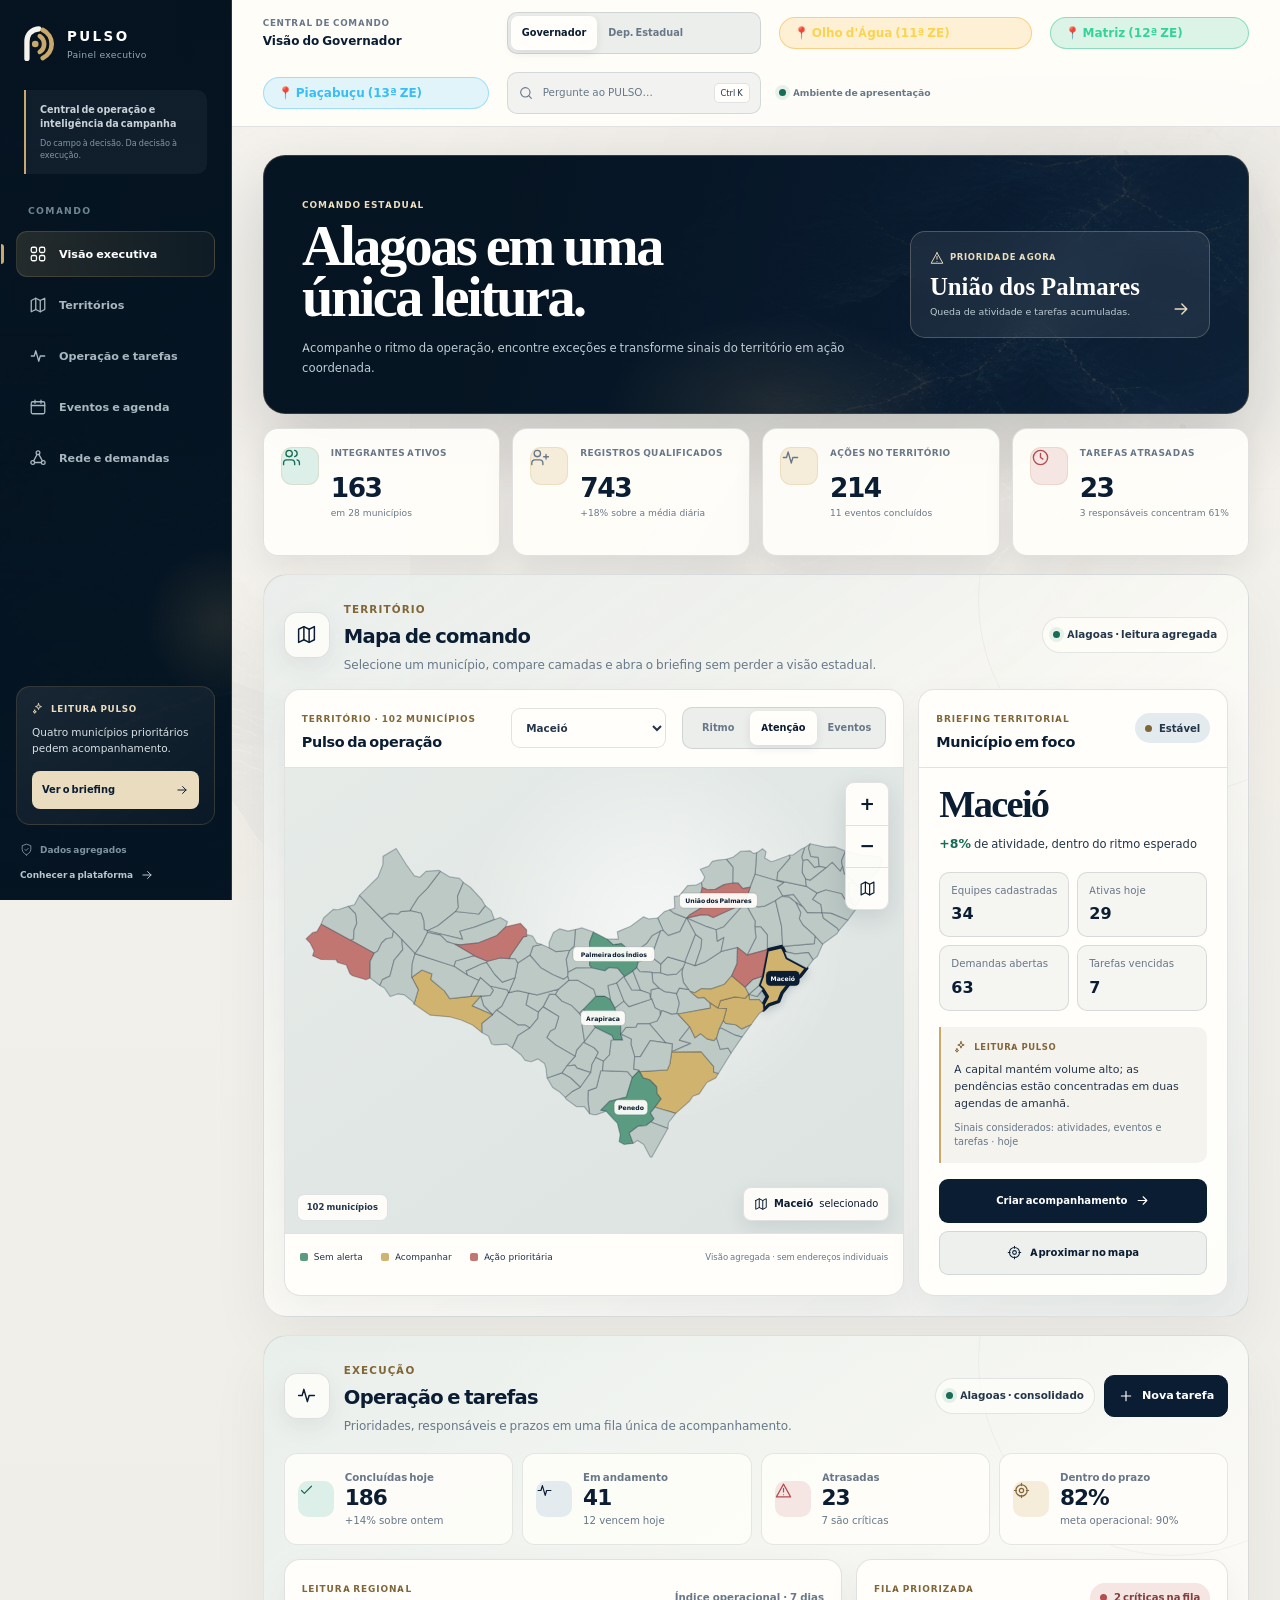
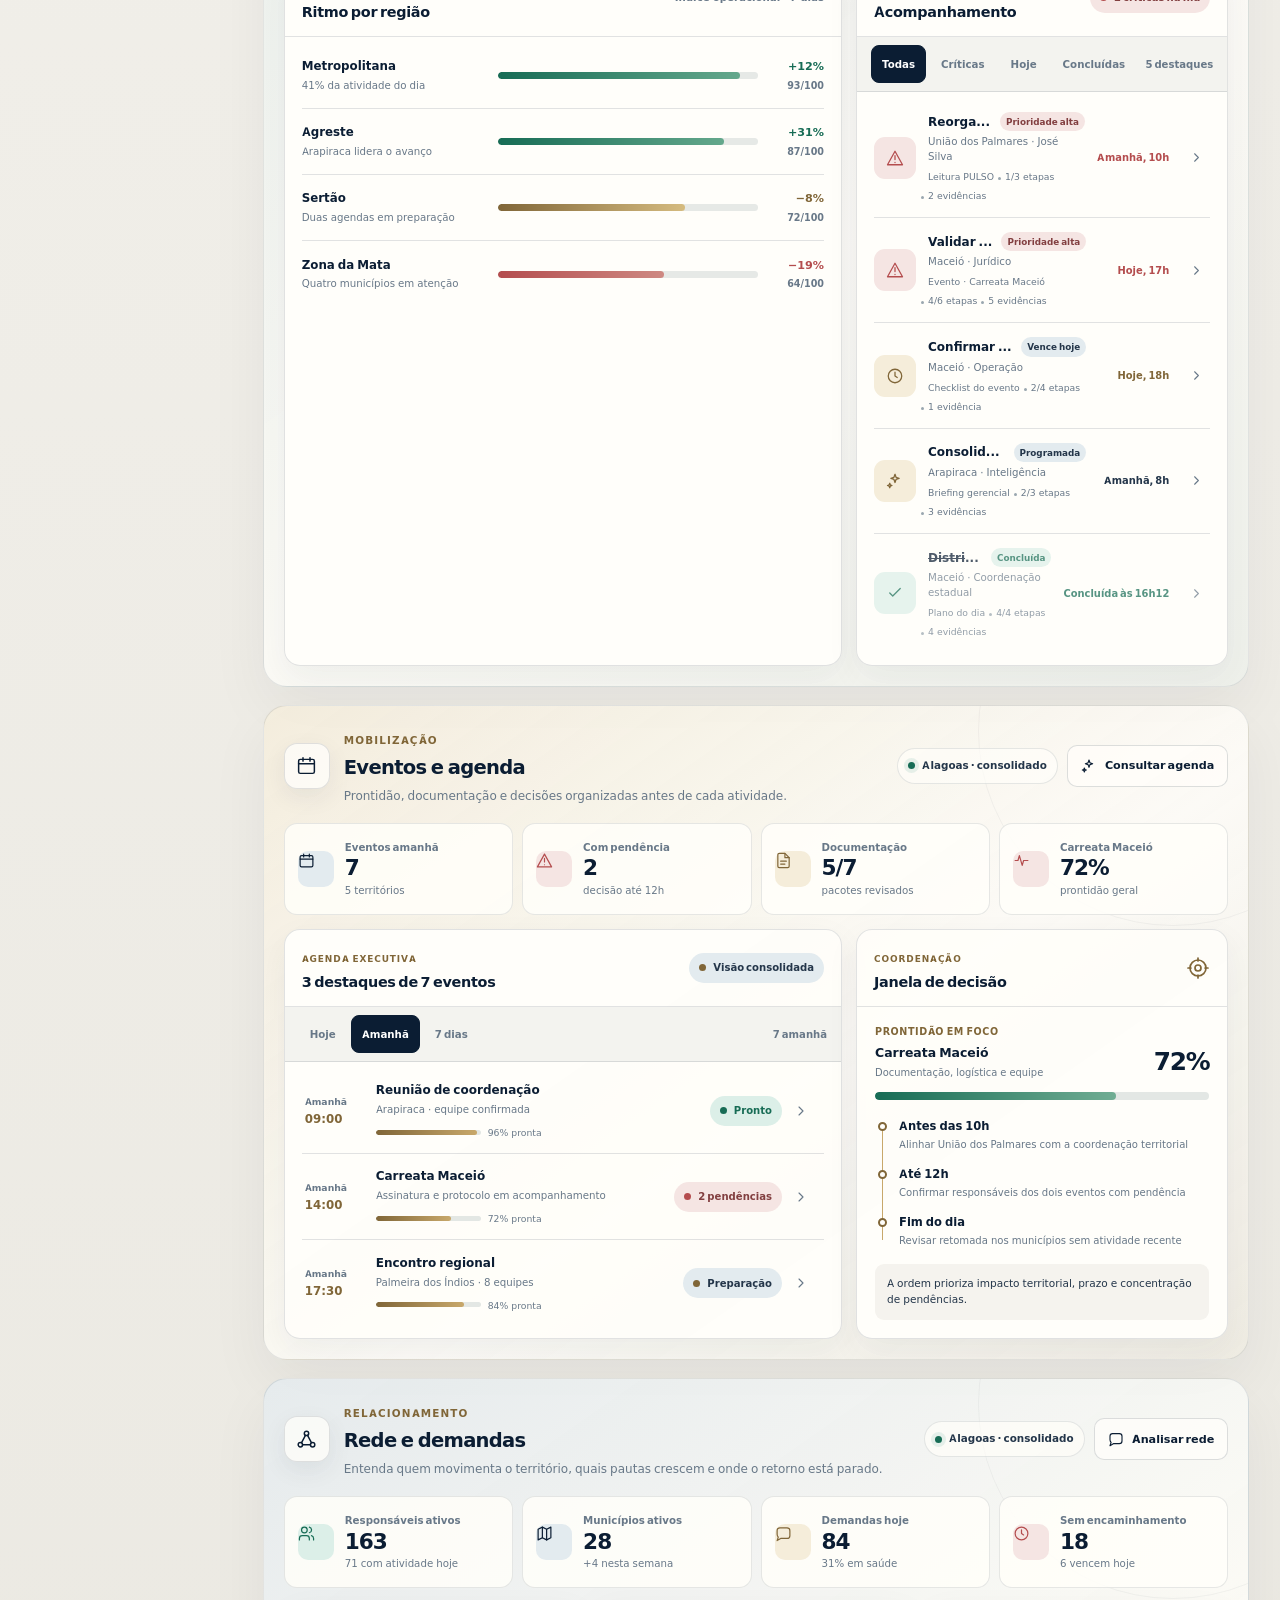
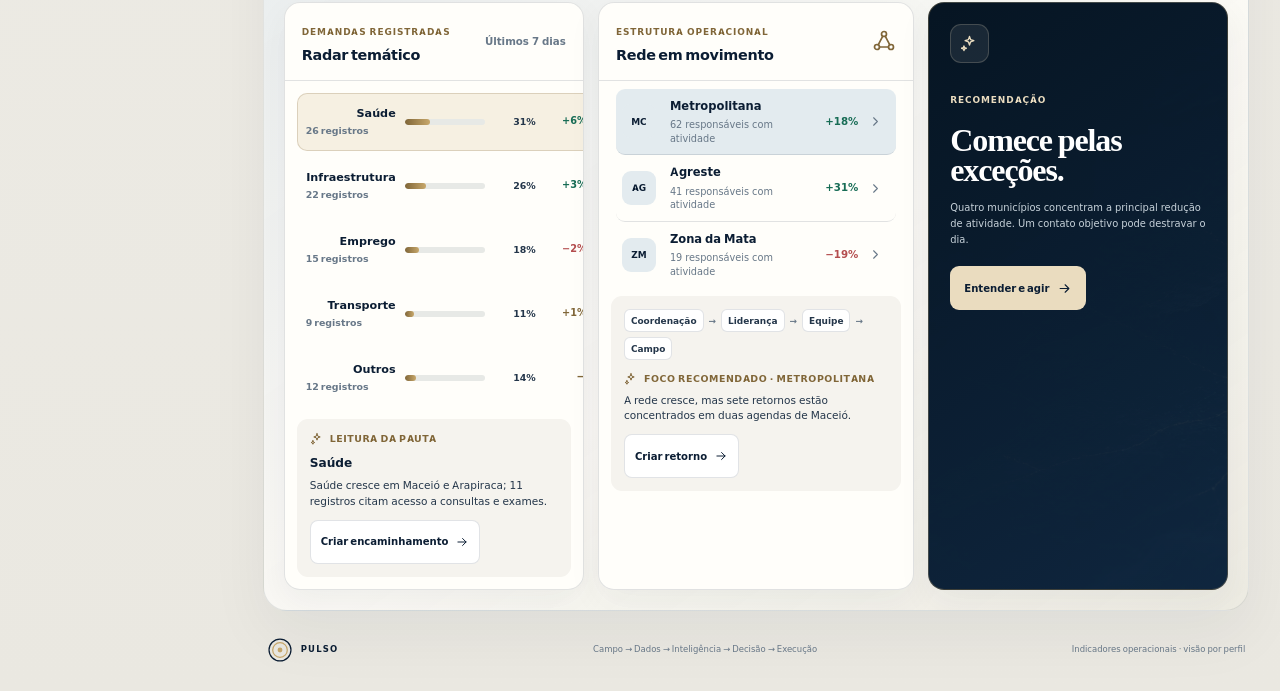
<file: painel.html>
<!doctype html>
<html lang="pt-BR">
<head>
  <meta charset="utf-8">
  <meta name="viewport" content="width=device-width, initial-scale=1, viewport-fit=cover">
  <meta name="theme-color" content="#0B1D33">
  <meta name="description" content="Painel executivo PULSO para leitura territorial, operação, agenda, rede e demandas.">
  <meta name="robots" content="noindex">
  <title>PULSO — Painel Executivo</title>
  <link rel="manifest" href="manifest.json">
  <link rel="icon" href="assets/pulso-mark.svg" type="image/svg+xml">
  <link rel="alternate icon" href="assets/favicon.ico">
  <link rel="apple-touch-icon" href="assets/pulso-app-icon-180.png">
  <link rel="preload" href="assets/fonts/inter-latin-ext.woff2" as="font" type="font/woff2" crossorigin>
  <link rel="preload" href="assets/fonts/cormorant-garamond-latin-ext.woff2" as="font" type="font/woff2" crossorigin>
  <link rel="stylesheet" href="painel-app.css?v=14.0.0">
  <script src="painel-app.js?v=14.0.0" defer></script>
</head>
<body>
  <a class="skip-link" href="#app-content">Ir para o conteúdo</a>
  <svg class="icon-sprite" aria-hidden="true">
    <symbol id="p-i-grid" viewBox="0 0 24 24"><rect x="3" y="3" width="7" height="7" rx="2"/><rect x="14" y="3" width="7" height="7" rx="2"/><rect x="3" y="14" width="7" height="7" rx="2"/><rect x="14" y="14" width="7" height="7" rx="2"/></symbol>
    <symbol id="p-i-map" viewBox="0 0 24 24"><path d="m3 6 6-3 6 3 6-3v15l-6 3-6-3-6 3V6Z"/><path d="M9 3v15M15 6v15"/></symbol>
    <symbol id="p-i-activity" viewBox="0 0 24 24"><path d="M3 12h4l2-7 4 14 2-7h6"/></symbol>
    <symbol id="p-i-calendar" viewBox="0 0 24 24"><rect x="3" y="5" width="18" height="16" rx="2"/><path d="M16 3v4M8 3v4M3 10h18"/></symbol>
    <symbol id="p-i-network" viewBox="0 0 24 24"><circle cx="12" cy="5" r="2.5"/><circle cx="5" cy="18" r="2.5"/><circle cx="19" cy="18" r="2.5"/><path d="m10.8 7.2-4.6 8.6M13.2 7.2l4.6 8.6M7.5 18h9"/></symbol>
    <symbol id="p-i-search" viewBox="0 0 24 24"><circle cx="11" cy="11" r="7"/><path d="m20 20-4-4"/></symbol>
    <symbol id="p-i-users" viewBox="0 0 24 24"><path d="M16 21v-2a4 4 0 0 0-4-4H6a4 4 0 0 0-4 4v2M9 11a4 4 0 1 0 0-8 4 4 0 0 0 0 8ZM22 21v-2a4 4 0 0 0-3-3.9M16 3.1a4 4 0 0 1 0 7.8"/></symbol>
    <symbol id="p-i-user-plus" viewBox="0 0 24 24"><path d="M15 21v-2a4 4 0 0 0-4-4H5a4 4 0 0 0-4 4v2M8 11a4 4 0 1 0 0-8 4 4 0 0 0 0 8ZM19 8v6M16 11h6"/></symbol>
    <symbol id="p-i-clock" viewBox="0 0 24 24"><circle cx="12" cy="12" r="9"/><path d="M12 7v5l3 2"/></symbol>
    <symbol id="p-i-warning" viewBox="0 0 24 24"><path d="m12 3 10 18H2L12 3Z"/><path d="M12 9v5M12 18h.01"/></symbol>
    <symbol id="p-i-check" viewBox="0 0 24 24"><path d="m5 12 4 4L19 6"/></symbol>
    <symbol id="p-i-spark" viewBox="0 0 24 24"><path d="m12 3-1.4 4.1L6.5 8.5l4.1 1.4L12 14l1.4-4.1 4.1-1.4-4.1-1.4L12 3Z"/><path d="m5 15-.8 2.2L2 18l2.2.8L5 21l.8-2.2L8 18l-2.2-.8L5 15Z"/></symbol>
    <symbol id="p-i-arrow" viewBox="0 0 24 24"><path d="M5 12h14M13 6l6 6-6 6"/></symbol>
    <symbol id="p-i-menu" viewBox="0 0 24 24"><path d="M4 7h16M4 12h16M4 17h16"/></symbol>
    <symbol id="p-i-close" viewBox="0 0 24 24"><path d="m6 6 12 12M18 6 6 18"/></symbol>
    <symbol id="p-i-target" viewBox="0 0 24 24"><circle cx="12" cy="12" r="8"/><circle cx="12" cy="12" r="3"/><path d="M12 2v3M22 12h-3M12 22v-3M2 12h3"/></symbol>
    <symbol id="p-i-route" viewBox="0 0 24 24"><circle cx="6" cy="18" r="3"/><circle cx="18" cy="6" r="3"/><path d="M8.5 16.5c2.5-1.5 1-4 3.5-5.5s3.5.5 4.5-2.5"/></symbol>
    <symbol id="p-i-file" viewBox="0 0 24 24"><path d="M14 2H6a2 2 0 0 0-2 2v16a2 2 0 0 0 2 2h12a2 2 0 0 0 2-2V8Z"/><path d="M14 2v6h6M8 13h8M8 17h6"/></symbol>
    <symbol id="p-i-message" viewBox="0 0 24 24"><path d="M21 15a4 4 0 0 1-4 4H8l-5 3 1.6-4.8A7 7 0 0 1 3 13V8a4 4 0 0 1 4-4h10a4 4 0 0 1 4 4v7Z"/></symbol>
    <symbol id="p-i-shield" viewBox="0 0 24 24"><path d="M12 22s8-4 8-10V5l-8-3-8 3v7c0 6 8 10 8 10Z"/><path d="m9 12 2 2 4-4"/></symbol>
    <symbol id="p-i-plus" viewBox="0 0 24 24"><path d="M12 5v14M5 12h14"/></symbol>
    <symbol id="p-i-chevron" viewBox="0 0 24 24"><path d="m9 18 6-6-6-6"/></symbol>
    <symbol id="p-i-list" viewBox="0 0 24 24"><path d="M8 6h13M8 12h13M8 18h13"/><circle cx="3.5" cy="6" r=".7"/><circle cx="3.5" cy="12" r=".7"/><circle cx="3.5" cy="18" r=".7"/></symbol>
  </svg>

  <div class="app-layout">
    <aside class="app-sidebar" id="app-sidebar" aria-label="Navegação do painel">
      <div class="sidebar-head">
        <a class="app-brand" href="index.html" aria-label="PULSO — voltar ao site"><img src="assets/pulso-mark-inverse.svg" width="42" height="42" alt=""><span><strong>PULSO</strong><small>Painel executivo</small></span></a>
        <button class="sidebar-close" type="button" data-close-menu aria-label="Fechar menu"><svg><use href="#p-i-close"></use></svg></button>
      </div>
      <p class="sidebar-definition"><strong>Central de operação e inteligência da campanha</strong><span>Do campo à decisão. Da decisão à execução.</span></p>
      <nav class="sidebar-nav" aria-label="Áreas do painel">
        <span class="nav-caption">Comando</span>
        <a class="active" href="#visao-geral" data-nav-link aria-current="page"><svg><use href="#p-i-grid"></use></svg><span>Visão executiva</span></a>
        <a href="#territorios" data-nav-link><svg><use href="#p-i-map"></use></svg><span>Territórios</span></a>
        <a href="#operacao" data-nav-link><svg><use href="#p-i-activity"></use></svg><span>Operação e tarefas</span></a>
        <a href="#agenda" data-nav-link><svg><use href="#p-i-calendar"></use></svg><span>Eventos e agenda</span></a>
        <a href="#rede" data-nav-link><svg><use href="#p-i-network"></use></svg><span>Rede e demandas</span></a>
      </nav>
      <div class="sidebar-brief"><span><svg><use href="#p-i-spark"></use></svg> Leitura PULSO</span><p id="sidebar-insight">Quatro municípios prioritários pedem acompanhamento.</p><button type="button" data-open-command>Ver o briefing <svg><use href="#p-i-arrow"></use></svg></button></div>
      <div class="sidebar-foot"><span class="privacy-mark"><svg><use href="#p-i-shield"></use></svg> Dados agregados</span><a href="index.html">Conhecer a plataforma <svg><use href="#p-i-arrow"></use></svg></a></div>
    </aside>
    <button class="sidebar-backdrop" type="button" data-close-menu aria-label="Fechar menu"></button>

    <div class="app-main">
      <header class="app-topbar">
        <button class="mobile-menu" type="button" data-open-menu aria-label="Abrir menu" aria-expanded="false" aria-controls="app-sidebar"><svg><use href="#p-i-menu"></use></svg></button>
        <div class="topbar-context"><img class="mobile-brand-mark" src="assets/pulso-mark.svg" alt="" width="30" height="30"><span>Central de comando</span><strong id="topbar-role">Visão do Governador</strong></div>
        <div class="role-switch" role="group" aria-label="Escolher visão executiva"><button class="active" type="button" data-role="governador" aria-pressed="true">Governador</button><button type="button" data-role="deputado" aria-pressed="false">Dep. Estadual</button></div>
        <a href="olhodagua.html" style="text-decoration:none; padding:6px 14px; background:rgba(245,158,11,0.15); border:1px solid rgba(245,158,11,0.4); border-radius:999px; color:#FCD34D; font-weight:700; font-size:12px; display:inline-flex; align-items:center; gap:6px; transition:all 0.2s;">📍 Olho d'Água (11ª ZE)</a>
        <a href="matriz.html" style="text-decoration:none; padding:6px 14px; background:rgba(16,185,129,0.15); border:1px solid rgba(16,185,129,0.4); border-radius:999px; color:#34D399; font-weight:700; font-size:12px; display:inline-flex; align-items:center; gap:6px; transition:all 0.2s;">📍 Matriz (12ª ZE)</a>
        <a href="piassabucu.html" style="text-decoration:none; padding:6px 14px; background:rgba(56,189,248,0.15); border:1px solid rgba(56,189,248,0.4); border-radius:999px; color:#38BDF8; font-weight:700; font-size:12px; display:inline-flex; align-items:center; gap:6px; transition:all 0.2s;">📍 Piaçabuçu (13ª ZE)</a>
        <button class="topbar-query" type="button" data-open-command><svg><use href="#p-i-search"></use></svg><span>Pergunte ao PULSO…</span><kbd>Ctrl K</kbd></button>
        <span class="day-status"><i></i> Ambiente de apresentação</span>
      </header>

      <main class="app-content" id="app-content">
        <section class="dashboard-intro" id="visao-geral" aria-labelledby="dashboard-title">
          <div><span class="intro-kicker" id="intro-kicker">Comando estadual</span><h1 id="dashboard-title">Alagoas em uma única leitura.</h1><p id="dashboard-summary">Acompanhe o ritmo da operação, encontre exceções e transforme sinais do território em ação coordenada.</p></div>
          <button class="priority-brief" type="button" data-open-command><span><svg><use href="#p-i-warning"></use></svg> Prioridade agora</span><strong id="priority-title">União dos Palmares</strong><small id="priority-copy">Queda de atividade e tarefas acumuladas.</small><svg class="priority-arrow"><use href="#p-i-arrow"></use></svg></button>
        </section>
        <section class="kpi-grid" id="kpi-grid" aria-label="Indicadores principais"></section>

        <section class="module-shell territory-module section-anchor" id="territorios" aria-labelledby="territory-section-title">
          <header class="module-heading">
            <span class="module-heading-icon"><svg><use href="#p-i-map"></use></svg></span>
            <div><span class="module-kicker">Território</span><h2 id="territory-section-title">Mapa de comando</h2><p>Selecione um município, compare camadas e abra o briefing sem perder a visão estadual.</p></div>
            <span class="module-scope"><i></i> Alagoas · leitura agregada</span>
          </header>
          <div class="primary-grid">
            <article class="panel map-panel">
              <header class="panel-head map-panel-head"><div><span class="panel-kicker">Território · 102 municípios</span><h3 id="territory-panel-title">Pulso da operação</h3></div><label class="territory-select"><span class="sr-only">Escolher município</span><select id="territory-select" aria-label="Escolher município"><option value="">Escolher município</option></select></label><div class="layer-switch" id="layer-switch" role="group" aria-label="Camada do mapa"></div></header>
              <div class="territory-map" id="territory-map" aria-label="Mapa operacional de Alagoas"><div class="map-loading"><span></span> Preparando território…</div></div>
              <footer class="map-legend" id="map-legend"></footer>
            </article>
            <aside class="panel briefing-panel" aria-labelledby="briefing-title"><header class="panel-head compact"><div><span class="panel-kicker">Briefing territorial</span><h3 id="briefing-title">Município em foco</h3></div><span class="status-pill alert" id="territory-status"><i></i> Atenção</span></header><div id="territory-briefing"></div></aside>
          </div>
        </section>

        <section class="module-shell operation-module section-anchor" id="operacao" aria-labelledby="operation-section-title">
          <header class="module-heading">
            <span class="module-heading-icon"><svg><use href="#p-i-activity"></use></svg></span>
            <div><span class="module-kicker">Execução</span><h2 id="operation-section-title">Operação e tarefas</h2><p>Prioridades, responsáveis e prazos em uma fila única de acompanhamento.</p></div>
            <div class="module-heading-actions"><span class="module-scope" id="operation-scope"><i></i> Alagoas · consolidado</span><button class="module-cta" type="button" data-new-action><svg><use href="#p-i-plus"></use></svg> Nova tarefa</button></div>
          </header>
          <div class="module-stat-strip" id="operation-summary" aria-label="Resumo da operação"></div>
          <div class="secondary-grid operation-grid">
            <article class="panel performance-panel"><header class="panel-head"><div><span class="panel-kicker" id="performance-kicker">Leitura regional</span><h3 id="performance-title">Ritmo por região</h3></div><span class="head-note">Índice operacional · 7 dias</span></header><div class="performance-list" id="performance-list"></div></article>
            <article class="panel task-panel"><header class="panel-head"><div><span class="panel-kicker">Fila priorizada</span><h3>Acompanhamento</h3></div><span class="status-pill neutral" id="task-health"><i></i> Em atualização</span></header><div class="panel-toolbar"><div class="filter-tabs" id="task-filters" role="group" aria-label="Filtrar tarefas"><button class="active" type="button" data-task-filter="all" aria-pressed="true">Todas</button><button type="button" data-task-filter="critical" aria-pressed="false">Críticas</button><button type="button" data-task-filter="today" aria-pressed="false">Hoje</button><button type="button" data-task-filter="done" aria-pressed="false">Concluídas</button></div><span class="toolbar-count" id="task-count"></span></div><div class="task-list" id="task-list" role="list"></div></article>
          </div>
        </section>

        <section class="module-shell agenda-module section-anchor" id="agenda" aria-labelledby="agenda-section-title">
          <header class="module-heading">
            <span class="module-heading-icon"><svg><use href="#p-i-calendar"></use></svg></span>
            <div><span class="module-kicker">Mobilização</span><h2 id="agenda-section-title">Eventos e agenda</h2><p>Prontidão, documentação e decisões organizadas antes de cada atividade.</p></div>
            <div class="module-heading-actions"><span class="module-scope" id="agenda-scope"><i></i> Alagoas · consolidado</span><button class="module-cta secondary" type="button" data-open-command><svg><use href="#p-i-spark"></use></svg> Consultar agenda</button></div>
          </header>
          <div class="module-stat-strip" id="event-summary" aria-label="Resumo dos eventos"></div>
          <div class="secondary-grid agenda-grid">
            <article class="panel agenda-panel"><header class="panel-head"><div><span class="panel-kicker">Agenda executiva</span><h3 id="agenda-title">3 destaques de 7 eventos</h3></div><span class="status-pill neutral"><i></i> Visão consolidada</span></header><div class="panel-toolbar agenda-toolbar"><div class="filter-tabs" id="agenda-filters" role="group" aria-label="Período da agenda"><button type="button" data-agenda-view="hoje" aria-pressed="false">Hoje</button><button class="active" type="button" data-agenda-view="amanha" aria-pressed="true">Amanhã</button><button type="button" data-agenda-view="semana" aria-pressed="false">7 dias</button></div><span class="toolbar-count" id="agenda-count"></span></div><div class="agenda-list" id="agenda-list"></div></article>
            <article class="panel route-panel"><header class="panel-head"><div><span class="panel-kicker" id="route-kicker">Coordenação</span><h3 id="route-title">Janela de decisão</h3></div><svg class="panel-symbol"><use href="#p-i-target"></use></svg></header><div id="route-content"></div></article>
          </div>
        </section>

        <section class="module-shell network-module section-anchor" id="rede" aria-labelledby="network-section-title">
          <header class="module-heading">
            <span class="module-heading-icon"><svg><use href="#p-i-network"></use></svg></span>
            <div><span class="module-kicker">Relacionamento</span><h2 id="network-section-title">Rede e demandas</h2><p>Entenda quem movimenta o território, quais pautas crescem e onde o retorno está parado.</p></div>
            <div class="module-heading-actions"><span class="module-scope" id="network-scope"><i></i> Alagoas · consolidado</span><button class="module-cta secondary" type="button" data-open-command><svg><use href="#p-i-message"></use></svg> Analisar rede</button></div>
          </header>
          <div class="module-stat-strip" id="network-summary" aria-label="Resumo da rede"></div>
          <div class="tertiary-grid network-grid">
            <article class="panel demand-panel"><header class="panel-head"><div><span class="panel-kicker">Demandas registradas</span><h3 id="demand-title">Radar temático</h3></div><span class="head-note">Últimos 7 dias</span></header><div class="demand-bars" id="demand-bars"></div><div class="demand-insight" id="demand-insight" aria-live="polite"></div></article>
            <article class="panel network-panel"><header class="panel-head"><div><span class="panel-kicker" id="network-kicker">Estrutura operacional</span><h3 id="network-title">Rede em movimento</h3></div><svg class="panel-symbol"><use href="#p-i-network"></use></svg></header><div class="network-list" id="network-list"></div><div class="network-focus" id="network-focus" aria-live="polite"></div></article>
            <article class="panel decision-panel"><span class="decision-icon"><svg><use href="#p-i-spark"></use></svg></span><span class="panel-kicker">Recomendação</span><h3 id="decision-title">Comece pelas exceções.</h3><p id="decision-copy">Quatro municípios concentram a principal redução de atividade. Um contato objetivo pode destravar o dia.</p><button type="button" class="button primary" data-open-command>Entender e agir <svg><use href="#p-i-arrow"></use></svg></button></article>
          </div>
        </section>
        <footer class="app-footer"><span class="app-footer-brand"><img src="assets/pulso-mark.svg" alt="" width="26" height="26"><strong>PULSO</strong></span><span>Campo → Dados → Inteligência → Decisão → Execução</span><span>Indicadores operacionais · visão por perfil</span></footer>
      </main>
    </div>
  </div>

  <dialog class="app-dialog command-dialog" id="command-dialog" aria-labelledby="command-title">
    <div class="dialog-head"><div class="dialog-title-lockup"><img src="assets/pulso-mark.svg" alt="" width="30" height="30"><div><span class="dialog-kicker"><svg><use href="#p-i-spark"></use></svg> Inteligência gerencial</span><h2 id="command-title">O que você quer entender?</h2></div></div><button class="dialog-close" type="button" data-close-dialog aria-label="Fechar"><svg><use href="#p-i-close"></use></svg></button></div>
    <div class="dialog-body"><form class="command-form" id="command-form"><label for="command-input">Pergunte sobre território, equipe, eventos ou tarefas</label><div class="command-input-wrap"><svg><use href="#p-i-search"></use></svg><input id="command-input" name="query" type="text" autocomplete="off" placeholder="Ex.: Onde preciso agir amanhã?" required><button type="submit">Analisar <svg><use href="#p-i-arrow"></use></svg></button></div></form><div class="prompt-list" id="prompt-list" aria-label="Perguntas sugeridas"></div><div class="command-result" id="command-result" aria-live="polite"><div class="result-empty"><svg><use href="#p-i-message"></use></svg><p>Escolha uma pergunta ou escreva com suas palavras.</p></div></div></div>
  </dialog>

  <dialog class="app-dialog action-dialog" id="action-dialog" aria-labelledby="action-dialog-title">
    <div class="dialog-head"><div class="dialog-title-lockup"><img src="assets/pulso-mark.svg" alt="" width="30" height="30"><div><span class="dialog-kicker"><svg><use href="#p-i-check"></use></svg> Confirmação humana</span><h2 id="action-dialog-title">Criar ação de acompanhamento</h2></div></div><button class="dialog-close" type="button" data-close-dialog aria-label="Fechar"><svg><use href="#p-i-close"></use></svg></button></div>
    <form class="dialog-body action-form" id="action-form"><label>Tarefa<input id="action-name" name="name" type="text" required></label><div class="form-grid"><label>Território<select id="action-territory" name="territory" required></select></label><label>Responsável<select id="action-owner" name="owner" required><option>Coordenação estadual</option><option>Coordenação territorial</option><option>Operação</option><option>Relacionamento</option><option>Inteligência</option><option>Mobilização</option><option>Jurídico</option></select></label></div><label>Prazo<input id="action-due" name="due" type="text" value="Amanhã, 11h" required></label><p class="form-note"><svg><use href="#p-i-shield"></use></svg> Revise responsável, território e prazo antes de confirmar.</p><div class="dialog-actions"><button class="button secondary" type="button" data-close-dialog>Cancelar</button><button class="button primary" type="submit">Confirmar ação <svg><use href="#p-i-check"></use></svg></button></div></form>
  </dialog>

  <dialog class="app-dialog detail-dialog" id="task-dialog" aria-labelledby="task-detail-title">
    <div class="dialog-head"><div class="dialog-title-lockup"><img src="assets/pulso-mark.svg" alt="" width="30" height="30"><div><span class="dialog-kicker"><svg><use href="#p-i-list"></use></svg> Tarefa operacional</span><h2 id="task-detail-title">Detalhes da tarefa</h2></div></div><button class="dialog-close" type="button" data-close-dialog aria-label="Fechar"><svg><use href="#p-i-close"></use></svg></button></div>
    <div class="dialog-body detail-dialog-body" id="task-detail-body"></div>
  </dialog>

  <dialog class="app-dialog detail-dialog" id="event-dialog" aria-labelledby="event-detail-title">
    <div class="dialog-head"><div class="dialog-title-lockup"><img src="assets/pulso-mark.svg" alt="" width="30" height="30"><div><span class="dialog-kicker"><svg><use href="#p-i-calendar"></use></svg> Acompanhamento do evento</span><h2 id="event-detail-title">Detalhes do evento</h2></div></div><button class="dialog-close" type="button" data-close-dialog aria-label="Fechar"><svg><use href="#p-i-close"></use></svg></button></div>
    <div class="dialog-body detail-dialog-body" id="event-detail-body"></div>
  </dialog>

  <div class="toast" id="toast" role="status" aria-live="polite" aria-atomic="true"><svg><use href="#p-i-check"></use></svg><span>Ação adicionada ao acompanhamento.</span></div>
  <p class="sr-only" id="profile-announcer" aria-live="polite" aria-atomic="true"></p>
</body>
</html>
</file>
<file: pulso.css>
@font-face {
  font-family: "Inter";
  src: url("assets/fonts/inter-latin-ext.woff2") format("woff2");
  font-style: normal;
  font-weight: 100 900;
  font-display: swap;
}

@font-face {
  font-family: "Cormorant Garamond";
  src: url("assets/fonts/cormorant-garamond-latin-ext.woff2") format("woff2");
  font-style: normal;
  font-weight: 600 700;
  font-display: swap;
}

:root {
  --navy: #0b1d33;
  --navy-2: #102841;
  --navy-3: #173550;
  --sand: #f5f3ee;
  --sand-2: #e9e3d7;
  --paper: #fff;
  --gold: #c8a86b;
  --gold-2: #e1c98f;
  --slate: #24364a;
  --slate-2: #42566d;
  --muted: #566b82;
  --line: #dce1df;
  --line-dark: rgba(255, 255, 255, 0.12);
  --green: #1b8b66;
  --green-soft: #e1f3eb;
  --amber: #b56f2b;
  --amber-soft: #faecd9;
  --red: #a94a52;
  --red-soft: #f8e7e8;
  --blue: #315c86;
  --blue-soft: #e7eef5;
  --shadow-sm: 0 8px 24px rgba(11, 29, 51, 0.07);
  --shadow-lg: 0 28px 80px rgba(4, 16, 30, 0.2);
  --radius-sm: 10px;
  --radius-md: 16px;
  --radius-lg: 24px;
  --radius-xl: 32px;
  --font-ui: "Inter", ui-sans-serif, system-ui, -apple-system, BlinkMacSystemFont, "Segoe UI", sans-serif;
  --font-editorial: "Cormorant Garamond", Georgia, serif;
}

*,
*::before,
*::after {
  box-sizing: border-box;
}

html {
  scroll-behavior: smooth;
  scroll-padding-top: 92px;
}

body {
  margin: 0;
  min-width: 320px;
  overflow-x: clip;
  color: var(--navy);
  background: var(--sand);
  font-family: var(--font-ui);
  font-size: 16px;
  line-height: 1.55;
  text-rendering: optimizeLegibility;
  -webkit-font-smoothing: antialiased;
}

body.dialog-open {
  overflow: hidden;
}

button,
input,
select,
textarea {
  font: inherit;
}

button,
a {
  -webkit-tap-highlight-color: transparent;
}

button {
  color: inherit;
}

a {
  color: inherit;
  text-decoration: none;
}

img,
svg {
  display: block;
  max-width: 100%;
}

h1,
h2,
h3,
p,
ol,
ul,
dl,
dd {
  margin: 0;
}

ul,
ol {
  padding: 0;
}

button {
  border: 0;
}

::selection {
  color: var(--navy);
  background: var(--gold-2);
}

:focus-visible {
  outline: 3px solid var(--navy);
  outline-offset: 3px;
  box-shadow: 0 0 0 5px var(--paper);
}

.icon-sprite {
  position: absolute;
  width: 0;
  height: 0;
  overflow: hidden;
}

svg:not(.territory-pulse, .territory-map-svg, .icon-sprite) {
  fill: none;
  stroke: currentColor;
  stroke-width: 1.8;
  stroke-linecap: round;
  stroke-linejoin: round;
}

.wrap {
  width: min(100% - 48px, 1240px);
  margin-inline: auto;
}

.skip-link {
  position: fixed;
  top: 12px;
  left: 12px;
  z-index: 1000;
  padding: 10px 14px;
  color: var(--paper);
  background: var(--navy);
  border-radius: 8px;
  transform: translateY(-160%);
  transition: transform 160ms ease;
}

.skip-link:focus {
  transform: translateY(0);
}

.sr-only {
  position: absolute !important;
  width: 1px !important;
  height: 1px !important;
  overflow: hidden !important;
  margin: -1px !important;
  padding: 0 !important;
  white-space: nowrap !important;
  clip-path: inset(50%) !important;
  border: 0 !important;
}

.button {
  display: inline-flex;
  min-height: 46px;
  align-items: center;
  justify-content: center;
  gap: 10px;
  padding: 12px 18px;
  border: 1px solid transparent;
  border-radius: 999px;
  cursor: pointer;
  font-size: 0.86rem;
  font-weight: 700;
  letter-spacing: -0.01em;
  transition: transform 160ms ease, background-color 160ms ease, border-color 160ms ease, color 160ms ease;
}

.button:hover {
  transform: translateY(-2px);
}

.button svg,
.text-link svg,
.preview-action svg {
  width: 18px;
  height: 18px;
  flex: 0 0 auto;
}

.button-primary {
  color: var(--paper);
  background: var(--navy);
}

.button-primary:hover {
  background: var(--navy-3);
}

.button-gold {
  color: var(--navy);
  background: var(--gold);
}

.button-gold:hover {
  background: var(--gold-2);
}

.button-secondary {
  color: var(--navy);
  background: transparent;
  border-color: var(--line);
}

.button.full {
  width: 100%;
}

.text-link {
  display: inline-flex;
  min-height: 44px;
  align-items: center;
  gap: 8px;
  padding: 6px 2px;
  border-bottom: 1px solid currentColor;
  cursor: pointer;
  font-size: 0.86rem;
  font-weight: 650;
  background: none;
}

.text-link.light {
  color: #d8e1e8;
}

.text-link.dark {
  color: var(--navy);
}

.eyebrow {
  display: inline-flex;
  align-items: center;
  gap: 10px;
  color: var(--gold-2);
  font-size: 0.7rem;
  font-weight: 750;
  letter-spacing: 0.16em;
  text-transform: uppercase;
}

.eyebrow > span {
  width: 24px;
  height: 1px;
  background: currentColor;
}

.eyebrow.dark {
  color: #846b3f;
}

.eyebrow.light {
  color: var(--gold-2);
}

.site-header {
  position: sticky;
  top: 0;
  z-index: 100;
  border-bottom: 1px solid rgba(11, 29, 51, 0.08);
  background: rgba(245, 243, 238, 0.96);
  backdrop-filter: blur(16px);
}

.brand { min-height: 44px; }

.header-inner {
  position: relative;
  display: grid;
  min-height: 78px;
  grid-template-columns: auto 1fr auto;
  align-items: center;
  gap: 28px;
}

.brand {
  display: inline-flex;
  min-width: 0;
  align-items: center;
  gap: 11px;
}

.brand img {
  flex: 0 0 auto;
}

.brand-copy {
  display: flex;
  min-width: 0;
  flex-direction: column;
  line-height: 1.1;
}

.brand-copy strong {
  font-size: 0.95rem;
  font-weight: 650;
  letter-spacing: 0.28em;
}

.brand-copy small {
  margin-top: 4px;
  color: var(--muted);
  font-size: 0.62rem;
  font-weight: 550;
  letter-spacing: 0.05em;
  white-space: nowrap;
}

.site-nav {
  display: flex;
  align-items: center;
  justify-content: center;
  gap: 28px;
}

.site-nav a {
  position: relative;
  display: inline-flex;
  min-height: 44px;
  align-items: center;
  color: var(--slate-2);
  font-size: 0.78rem;
  font-weight: 650;
}

.site-nav a::after {
  position: absolute;
  right: 0;
  bottom: 7px;
  left: 0;
  height: 1px;
  background: var(--gold);
  content: "";
  transform: scaleX(0);
  transform-origin: left;
  transition: transform 160ms ease;
}

.site-nav a:hover::after,
.site-nav a.active::after {
  transform: scaleX(1);
}

.header-actions {
  display: flex;
  align-items: center;
  gap: 12px;
}

.demo-badge {
  display: inline-flex;
  align-items: center;
  gap: 7px;
  color: var(--slate-2);
  font-size: 0.68rem;
  font-weight: 650;
  white-space: nowrap;
}

.demo-badge > span,
.preview-live span,
.product-source > span:first-child,
.sync-label i {
  width: 7px;
  height: 7px;
  flex: 0 0 auto;
  background: var(--green);
  border-radius: 50%;
  box-shadow: 0 0 0 4px rgba(27, 139, 102, 0.12);
}

.header-cta {
  min-height: 40px;
  padding: 9px 16px;
}

.menu-button {
  display: none;
  width: 46px;
  height: 46px;
  align-items: center;
  justify-content: center;
  padding: 0;
  background: transparent;
  border: 1px solid var(--line);
  border-radius: 50%;
  cursor: pointer;
}

.menu-button svg {
  width: 21px;
  height: 21px;
}

.hero {
  position: relative;
  overflow: hidden;
  color: var(--paper);
  background: var(--navy);
}

.hero::before,
.hero::after {
  position: absolute;
  pointer-events: none;
  content: "";
}

.hero::before {
  top: -240px;
  left: -160px;
  width: 480px;
  height: 480px;
  border: 1px solid rgba(200, 168, 107, 0.14);
  border-radius: 50%;
  box-shadow: 0 0 0 72px rgba(200, 168, 107, 0.025), 0 0 0 144px rgba(200, 168, 107, 0.018);
}

.hero::after {
  right: -170px;
  bottom: -330px;
  width: 620px;
  height: 620px;
  border: 1px solid rgba(200, 168, 107, 0.1);
  border-radius: 50%;
}

.hero-grid {
  position: relative;
  z-index: 1;
  display: grid;
  min-height: 720px;
  grid-template-columns: minmax(0, 0.9fr) minmax(520px, 1.1fr);
  align-items: center;
  gap: clamp(42px, 6vw, 90px);
  padding-block: 82px 92px;
}

.hero-copy {
  min-width: 0;
}

.hero h1,
.section-heading h2,
.governance-lead h2,
.delivery-copy h2,
.final-cta h2 {
  font-family: var(--font-editorial);
  font-weight: 600;
  letter-spacing: -0.045em;
  line-height: 0.92;
}

.hero h1 {
  max-width: 650px;
  margin-top: 24px;
  font-size: clamp(4.3rem, 7.2vw, 7.4rem);
}

h1 em,
h2 em {
  color: var(--gold-2);
  font-style: italic;
  font-weight: 600;
}

.hero-lead {
  max-width: 600px;
  margin-top: 18px;
  color: #c2ced8;
  font-size: clamp(1rem, 1.5vw, 1.13rem);
  line-height: 1.7;
}

.hero-impact {
  max-width: 590px;
  margin-top: 28px;
  padding-left: 17px;
  border-left: 2px solid var(--gold);
  color: var(--gold-2);
  font-size: clamp(1rem, 1.35vw, 1.08rem);
  line-height: 1.52;
  text-wrap: balance;
}

.hero-impact strong {
  color: var(--white);
  font-weight: 700;
}

.hero-actions {
  display: flex;
  flex-wrap: wrap;
  align-items: center;
  gap: 18px 22px;
  margin-top: 34px;
}

.hero-trust {
  display: flex;
  flex-wrap: wrap;
  gap: 12px 26px;
  margin-top: 38px;
  list-style: none;
}

.hero-trust li {
  display: flex;
  align-items: center;
  gap: 8px;
  color: #aebbc7;
  font-size: 0.74rem;
  font-weight: 600;
}

.hero-trust svg {
  width: 16px;
  height: 16px;
  color: var(--gold);
}

.executive-preview {
  position: relative;
  min-width: 0;
  overflow: hidden;
  border: 1px solid rgba(200, 168, 107, 0.3);
  background: #0e243c;
  border-radius: var(--radius-xl);
  box-shadow: var(--shadow-lg);
}

.executive-preview::after {
  position: absolute;
  top: 72px;
  right: -190px;
  width: 390px;
  height: 390px;
  border: 1px solid rgba(200, 168, 107, 0.1);
  border-radius: 50%;
  content: "";
  pointer-events: none;
}

.preview-topbar,
.preview-foot {
  position: relative;
  z-index: 1;
  display: flex;
  align-items: center;
  justify-content: space-between;
  gap: 18px;
  padding: 16px 20px;
  border-bottom: 1px solid var(--line-dark);
}

.preview-brand,
.preview-live {
  display: inline-flex;
  align-items: center;
  gap: 9px;
  font-size: 0.63rem;
  font-weight: 750;
  letter-spacing: 0.11em;
  text-transform: uppercase;
}

.preview-live {
  color: #95a9b9;
  letter-spacing: 0.04em;
  text-transform: none;
}

.pulse-orbit {
  position: relative;
  display: inline-grid;
  width: 20px;
  height: 20px;
  place-items: center;
  border: 1px solid var(--gold);
  border-radius: 50%;
}

.pulse-orbit i {
  width: 5px;
  height: 5px;
  background: var(--gold);
  border-radius: 50%;
}

.preview-question {
  position: relative;
  z-index: 1;
  margin: 20px 20px 0;
  padding: 16px 18px;
  border-left: 2px solid var(--gold);
  background: rgba(4, 17, 31, 0.5);
  border-radius: 0 12px 12px 0;
}

.question-label,
.card-kicker,
.dialog-kicker {
  display: block;
  color: var(--gold);
  font-size: 0.62rem;
  font-weight: 750;
  letter-spacing: 0.12em;
  text-transform: uppercase;
}

.preview-question p {
  margin-top: 7px;
  font-family: var(--font-editorial);
  font-size: clamp(1.5rem, 2.7vw, 2rem);
  font-style: italic;
  line-height: 1.05;
}

.preview-kpis {
  position: relative;
  z-index: 1;
  display: grid;
  grid-template-columns: repeat(3, minmax(0, 1fr));
  margin: 20px;
  border-block: 1px solid var(--line-dark);
}

.preview-kpis > div {
  min-width: 0;
  padding: 16px 14px;
  border-right: 1px solid var(--line-dark);
}

.preview-kpis > div:last-child {
  border-right: 0;
}

.preview-kpis span,
.preview-kpis small {
  display: block;
  color: #8fa3b3;
  font-size: 0.62rem;
}

.preview-kpis strong {
  display: block;
  margin-block: 5px 2px;
  color: var(--paper);
  font-size: 1.6rem;
  font-weight: 650;
  letter-spacing: -0.05em;
}

.preview-focus {
  position: relative;
  z-index: 1;
  display: grid;
  grid-template-columns: minmax(0, 1fr) minmax(190px, 0.9fr);
  align-items: center;
  gap: 10px;
  min-height: 230px;
  margin: 0 20px 20px;
  padding: 18px 12px 18px 18px;
  border: 1px solid rgba(200, 168, 107, 0.22);
  background: rgba(4, 17, 31, 0.36);
  border-radius: 16px;
}

.focus-copy {
  position: relative;
  z-index: 2;
  min-width: 0;
}

.focus-kicker {
  display: flex;
  align-items: center;
  gap: 7px;
  color: var(--gold-2);
  font-size: 0.62rem;
  font-weight: 700;
  letter-spacing: 0.08em;
  text-transform: uppercase;
}

.focus-kicker svg {
  width: 15px;
  height: 15px;
}

.focus-copy > strong {
  display: block;
  margin-top: 10px;
  font-size: 1.08rem;
}

.focus-copy p {
  max-width: 270px;
  margin-top: 6px;
  color: #aebdca;
  font-size: 0.76rem;
  line-height: 1.55;
}

.preview-action {
  display: inline-flex;
  min-height: 40px;
  align-items: center;
  gap: 8px;
  margin-top: 15px;
  padding: 0;
  color: var(--paper);
  background: transparent;
  border-bottom: 1px solid var(--gold);
  cursor: pointer;
  font-size: 0.73rem;
  font-weight: 700;
}

.preview-foot {
  border-top: 1px solid var(--line-dark);
  border-bottom: 0;
  color: #8298aa;
  font-size: 0.6rem;
}

.preview-foot span {
  display: inline-flex;
  align-items: center;
  gap: 7px;
}

.preview-foot svg {
  width: 14px;
  height: 14px;
  color: var(--gold);
}

.journey {
  background: var(--sand);
  border-bottom: 1px solid var(--line);
}

.journey-inner {
  display: grid;
  grid-template-columns: minmax(230px, 0.65fr) minmax(0, 1.8fr);
  align-items: center;
  gap: 50px;
  padding-block: 34px;
}

.journey-intro > span {
  color: #8a7144;
  font-size: 0.62rem;
  font-weight: 750;
  letter-spacing: 0.14em;
  text-transform: uppercase;
}

.journey-intro strong {
  display: block;
  margin-top: 7px;
  font-family: var(--font-editorial);
  font-size: 1.45rem;
  line-height: 1.05;
}

.journey-steps {
  display: grid;
  grid-template-columns: repeat(4, minmax(0, 1fr));
  list-style: none;
}

.journey-steps li {
  position: relative;
  display: grid;
  min-width: 0;
  grid-template-columns: 28px minmax(0, 1fr);
  gap: 10px;
  padding-inline: 16px;
  border-left: 1px solid #d4cdbf;
}

.journey-steps li > span {
  color: var(--gold);
  font-size: 0.62rem;
  font-weight: 750;
}

.journey-steps strong,
.journey-steps small {
  display: block;
}

.journey-steps strong {
  font-size: 0.76rem;
  line-height: 1.3;
}

.journey-steps small {
  margin-top: 3px;
  color: var(--muted);
  font-size: 0.66rem;
}

.demo-section,
.governance-section,
.final-cta {
  background: var(--sand);
}

.role-showcase {
  position: relative;
  isolation: isolate;
  overflow: hidden;
  padding-block: 108px;
  color: #fff;
  background-color: #07182a;
  background-image:
    linear-gradient(112deg, rgba(5, 18, 31, 0.98), rgba(8, 28, 46, 0.91) 50%, rgba(8, 32, 47, 0.75)),
    image-set(url("assets/generated/pulso-territory-hero.avif") type("image/avif"), url("assets/generated/pulso-territory-hero.webp") type("image/webp"));
  background-position: center 45%;
  background-size: cover;
}

.role-showcase::before,
.role-showcase::after {
  position: absolute;
  z-index: -1;
  border-radius: 50%;
  content: "";
  pointer-events: none;
}

.role-showcase::before {
  top: -240px;
  left: -160px;
  width: 560px;
  height: 560px;
  background: radial-gradient(circle, rgba(200, 168, 107, 0.16), transparent 68%);
}

.role-showcase::after {
  right: -170px;
  bottom: -260px;
  width: 620px;
  height: 620px;
  background: radial-gradient(circle, rgba(53, 167, 123, 0.13), transparent 67%);
}

.role-showcase-grid {
  display: grid;
  grid-template-columns: minmax(280px, 0.72fr) minmax(0, 1.28fr);
  align-items: center;
  gap: clamp(44px, 7vw, 92px);
}

.role-showcase .eyebrow.dark { color: #d8c18a; }
.role-showcase .eyebrow.dark > span { background: #d8c18a; }

.role-showcase-copy h2 {
  margin-top: 18px;
  font-family: var(--font-editorial);
  font-size: clamp(3.2rem, 5.3vw, 5.8rem);
  font-weight: 600;
  letter-spacing: -0.055em;
  line-height: 0.82;
}

.role-showcase-copy h2 em {
  color: var(--gold-2);
  font-weight: 600;
}

.role-showcase-copy > p {
  max-width: 470px;
  margin-top: 28px;
  color: #aebfcc;
  font-size: 0.94rem;
  line-height: 1.75;
}

.role-showcase-copy .text-link {
  margin-top: 28px;
  color: #fff;
  border-color: rgba(225, 201, 143, 0.55);
}

.role-cards {
  display: grid;
  grid-template-columns: repeat(2, minmax(0, 1fr));
  gap: 14px;
  perspective: 1000px;
}

.role-card {
  position: relative;
  display: flex;
  min-width: 0;
  min-height: 440px;
  flex-direction: column;
  overflow: hidden;
  padding: 26px;
  background: linear-gradient(155deg, rgba(255, 255, 255, 0.105), rgba(255, 255, 255, 0.035));
  border: 1px solid rgba(255, 255, 255, 0.14);
  border-radius: 24px;
  box-shadow: 0 28px 72px rgba(0, 0, 0, 0.22);
  backdrop-filter: blur(18px);
  transition: transform 220ms ease, border-color 220ms ease, background-color 220ms ease;
}

.role-card::after {
  position: absolute;
  right: -45px;
  bottom: -55px;
  width: 180px;
  height: 180px;
  background: radial-gradient(circle, rgba(225, 201, 143, 0.16), transparent 68%);
  border-radius: 50%;
  content: "";
  pointer-events: none;
}

.role-card.deputy::after { background: radial-gradient(circle, rgba(73, 195, 145, 0.17), transparent 68%); }
.role-card:hover { transform: translateY(-7px); border-color: rgba(225, 201, 143, 0.58); }
.role-card.deputy:hover { border-color: rgba(73, 195, 145, 0.55); }

.role-icon {
  display: grid;
  width: 48px;
  height: 48px;
  place-items: center;
  color: #142940;
  background: linear-gradient(145deg, #f1d994, #c9a75e);
  border-radius: 14px;
  box-shadow: 0 10px 28px rgba(200, 168, 107, 0.2);
}

.role-card.deputy .role-icon {
  color: #0b2a26;
  background: linear-gradient(145deg, #7ed9b6, #3ba47e);
  box-shadow: 0 10px 28px rgba(53, 167, 123, 0.2);
}

.role-icon svg { width: 23px; height: 23px; }

.role-label {
  margin-top: 30px;
  color: #d8c18a;
  font-size: 0.58rem;
  font-weight: 800;
  letter-spacing: 0.13em;
  text-transform: uppercase;
}

.role-card.deputy .role-label { color: #83d8b9; }

.role-card h3 {
  margin-top: 8px;
  font-family: var(--font-editorial);
  font-size: clamp(2.05rem, 3vw, 2.85rem);
  font-weight: 600;
  letter-spacing: -0.045em;
  line-height: 0.98;
}

.role-card p {
  margin-top: 18px;
  color: #adbecb;
  font-size: 0.76rem;
  line-height: 1.65;
}

.role-card ul {
  display: grid;
  gap: 9px;
  margin-top: 22px;
  list-style: none;
}

.role-card li {
  display: flex;
  align-items: center;
  gap: 8px;
  color: #dfe8ed;
  font-size: 0.68rem;
}

.role-card li::before {
  width: 5px;
  height: 5px;
  flex: 0 0 auto;
  background: var(--gold-2);
  border-radius: 50%;
  content: "";
}

.role-card.deputy li::before { background: #58bd94; }

.role-card > strong {
  display: inline-flex;
  align-items: center;
  gap: 9px;
  margin-top: auto;
  padding-top: 24px;
  color: #fff;
  font-size: 0.7rem;
}

.role-card > strong svg { width: 17px; height: 17px; transition: transform 160ms ease; }
.role-card:hover > strong svg { transform: translateX(4px); }

.demo-section {
  padding-block: 118px 110px;
}

.section-heading {
  margin-bottom: 42px;
}

.split-heading {
  display: grid;
  grid-template-columns: minmax(0, 1.25fr) minmax(280px, 0.6fr);
  align-items: end;
  gap: 64px;
}

.section-heading h2,
.governance-lead h2,
.delivery-copy h2,
.final-cta h2 {
  margin-top: 18px;
  font-size: clamp(3.4rem, 5.8vw, 6rem);
}

.section-heading h2 em,
.governance-lead h2 em,
.final-cta h2 em {
  color: #8c6f3d;
}

.section-heading > p,
.governance-lead > p,
.delivery-copy > p,
.final-cta-inner > div:last-child > p {
  color: var(--slate-2);
  font-size: 0.94rem;
  line-height: 1.75;
}

.scenario-tabs {
  display: grid;
  grid-template-columns: repeat(3, minmax(0, 1fr));
  gap: 10px;
  margin-bottom: 14px;
}

.scenario-tab {
  display: grid;
  min-width: 0;
  min-height: 76px;
  grid-template-columns: 34px minmax(0, 1fr);
  align-items: center;
  gap: 10px;
  padding: 14px 18px;
  text-align: left;
  background: rgba(255, 255, 255, 0.55);
  border: 1px solid var(--line);
  border-radius: 14px;
  cursor: pointer;
  transition: background-color 160ms ease, border-color 160ms ease, transform 160ms ease;
}

.scenario-tab:hover {
  transform: translateY(-2px);
  background: var(--paper);
}

.scenario-tab.active {
  background: var(--paper);
  border-color: var(--gold);
  box-shadow: 0 7px 22px rgba(11, 29, 51, 0.06);
}

.scenario-tab > span {
  color: var(--gold);
  font-family: var(--font-editorial);
  font-size: 1.5rem;
  line-height: 1;
}

.scenario-tab strong,
.scenario-tab small {
  display: block;
}

.scenario-tab strong {
  font-size: 0.82rem;
}

.scenario-tab small {
  margin-top: 3px;
  color: var(--muted);
  font-size: 0.67rem;
}

.mobile-surface-switch {
  display: none;
}

.demo-stage {
  display: grid;
  min-width: 0;
  min-height: 640px;
  grid-template-columns: minmax(310px, 0.8fr) 74px minmax(0, 1.55fr);
  gap: 0;
  align-items: stretch;
}

.conversation-surface,
.product-surface {
  display: flex;
  min-width: 0;
  overflow: hidden;
  flex-direction: column;
  border: 1px solid var(--line);
  background: var(--paper);
  border-radius: var(--radius-lg);
  box-shadow: var(--shadow-sm);
}

.surface-bar {
  display: flex;
  min-height: 70px;
  flex: 0 0 auto;
  align-items: center;
  gap: 11px;
  padding: 13px 16px;
  border-bottom: 1px solid var(--line);
}

.conversation-bar {
  color: var(--paper);
  background: var(--navy-2);
  border-bottom-color: rgba(255, 255, 255, 0.1);
}

.avatar-mark {
  display: grid;
  width: 39px;
  height: 39px;
  flex: 0 0 auto;
  place-items: center;
  color: var(--navy);
  background: var(--gold);
  border-radius: 50%;
  font-size: 0.82rem;
  font-weight: 800;
}

.conversation-bar > div:nth-child(2),
.product-context > div,
.command-brand > span {
  display: flex;
  min-width: 0;
  flex-direction: column;
}

.conversation-bar strong,
.product-bar strong {
  overflow: hidden;
  font-size: 0.77rem;
  text-overflow: ellipsis;
  white-space: nowrap;
}

.conversation-bar span,
.product-bar span {
  font-size: 0.62rem;
}

.conversation-bar > div:nth-child(2) > span {
  display: inline-flex;
  align-items: center;
  gap: 5px;
  color: #9fbdad;
}

.conversation-bar i {
  width: 6px;
  height: 6px;
  background: #65cb99;
  border-radius: 50%;
}

.surface-time {
  margin-left: auto;
  color: #99aabc;
}

.chat-area {
  position: relative;
  display: flex;
  min-height: 0;
  overflow-y: auto;
  flex: 1 1 auto;
  flex-direction: column;
  gap: 10px;
  padding: 18px 14px 26px;
  background-color: #ece9e2;
  scrollbar-width: thin;
  scrollbar-color: #b9b5ac transparent;
}

.chat-area::before {
  position: absolute;
  inset: 0;
  opacity: 0.38;
  background-image: radial-gradient(circle at 1px 1px, rgba(11, 29, 51, 0.1) 1px, transparent 0);
  background-size: 19px 19px;
  content: "";
  pointer-events: none;
}

.chat-message {
  position: relative;
  z-index: 1;
  width: fit-content;
  max-width: 88%;
  padding: 10px 11px 8px;
  border: 1px solid rgba(11, 29, 51, 0.08);
  border-radius: 11px;
  box-shadow: 0 2px 6px rgba(11, 29, 51, 0.05);
  font-size: 0.72rem;
  line-height: 1.48;
  animation: message-in 220ms ease both;
}

.chat-message.out {
  align-self: flex-end;
  background: #d9f3df;
  border-bottom-right-radius: 3px;
}

.chat-message.in {
  align-self: flex-start;
  background: var(--paper);
  border-bottom-left-radius: 3px;
}

.chat-message.system {
  align-self: center;
  color: var(--slate-2);
  background: rgba(255, 255, 255, 0.8);
  border-radius: 999px;
  font-size: 0.62rem;
  text-align: center;
}

.chat-message strong {
  font-weight: 750;
}

.chat-meta {
  display: block;
  margin-top: 6px;
  color: #748274;
  font-size: 0.58rem;
  text-align: right;
}

.attachment-row {
  display: flex;
  flex-wrap: wrap;
  gap: 5px;
  margin-top: 8px;
}

.attachment-row span {
  display: inline-flex;
  align-items: center;
  gap: 4px;
  padding: 5px 7px;
  color: var(--slate);
  background: rgba(255, 255, 255, 0.72);
  border: 1px solid rgba(11, 29, 51, 0.08);
  border-radius: 7px;
  font-size: 0.58rem;
  font-weight: 650;
}

.attachment-row svg {
  width: 12px;
  height: 12px;
}

.chat-action {
  display: flex;
  flex-wrap: wrap;
  gap: 6px;
  margin-top: 9px;
}

.chat-action button {
  min-height: 34px;
  padding: 6px 10px;
  color: #0f654a;
  background: var(--green-soft);
  border: 1px solid #95ccb8;
  border-radius: 7px;
  cursor: pointer;
  font-size: 0.58rem;
  font-weight: 800;
  letter-spacing: 0.04em;
  text-transform: uppercase;
}

.chat-input {
  display: flex;
  min-height: 58px;
  flex: 0 0 auto;
  align-items: center;
  gap: 10px;
  padding: 9px 10px 9px 14px;
  color: #808b92;
  background: #f7f7f5;
  border-top: 1px solid var(--line);
  font-size: 0.67rem;
}

.chat-input > span:first-child {
  min-width: 0;
  overflow: hidden;
  flex: 1 1 auto;
  text-overflow: ellipsis;
  white-space: nowrap;
}

.send-dot {
  display: grid;
  width: 36px;
  height: 36px;
  flex: 0 0 auto;
  place-items: center;
  color: var(--paper);
  background: var(--navy);
  border-radius: 50%;
}

.send-dot svg {
  width: 16px;
  height: 16px;
}

@keyframes message-in {
  from { opacity: 0; transform: translateY(8px); }
  to { opacity: 1; transform: translateY(0); }
}

.causal-connector {
  position: relative;
  display: flex;
  align-items: center;
  justify-content: center;
}

.causal-connector > span {
  width: calc(50% - 8px);
  height: 1px;
  background: #cabd9e;
}

.causal-connector > i {
  width: 16px;
  height: 16px;
  border: 1px solid var(--gold);
  background: var(--sand);
  border-radius: 50%;
  box-shadow: inset 0 0 0 4px var(--sand), inset 0 0 0 8px var(--gold);
}

.causal-connector small {
  position: absolute;
  top: calc(50% + 18px);
  color: #927d54;
  font-size: 0.52rem;
  font-weight: 700;
  letter-spacing: 0.08em;
  line-height: 1.55;
  text-align: center;
  text-transform: uppercase;
}

.product-surface {
  background: #fbfbf9;
}

.product-bar {
  justify-content: space-between;
  background: var(--paper);
}

.product-context {
  display: flex;
  min-width: 0;
  align-items: center;
  gap: 9px;
}

.product-context span {
  color: var(--muted);
}

.product-source {
  display: flex;
  flex: 0 0 auto;
  align-items: center;
  gap: 8px;
  color: var(--muted);
}

.result-area {
  min-height: 0;
  overflow-y: auto;
  flex: 1 1 auto;
  padding: 24px;
  scrollbar-width: thin;
  scrollbar-color: #c8d0d3 transparent;
}

.result-stage {
  animation: result-in 240ms ease both;
}

@keyframes result-in {
  from { opacity: 0; transform: translateY(6px); }
  to { opacity: 1; transform: translateY(0); }
}

.result-stage-head {
  display: flex;
  align-items: flex-start;
  justify-content: space-between;
  gap: 20px;
  padding-bottom: 18px;
  border-bottom: 1px solid var(--line);
}

.result-stage-head > div:first-child {
  min-width: 0;
}

.result-kicker {
  color: #8a7144;
  font-size: 0.61rem;
  font-weight: 750;
  letter-spacing: 0.12em;
  text-transform: uppercase;
}

.result-stage-head h3 {
  margin-top: 6px;
  font-size: clamp(1.2rem, 2vw, 1.55rem);
  line-height: 1.2;
  letter-spacing: -0.035em;
}

.result-stage-head p {
  margin-top: 6px;
  color: var(--muted);
  font-size: 0.71rem;
}

.status-pill {
  display: inline-flex;
  min-height: 28px;
  flex: 0 0 auto;
  align-items: center;
  gap: 6px;
  padding: 5px 9px;
  border: 1px solid transparent;
  border-radius: 999px;
  font-size: 0.59rem;
  font-weight: 750;
  white-space: nowrap;
}

.status-pill svg {
  width: 12px;
  height: 12px;
}

.status-pill.success {
  color: #0f704f;
  background: var(--green-soft);
  border-color: #b4ddce;
}

.status-pill.alert {
  color: #8c531b;
  background: var(--amber-soft);
  border-color: #ebca9f;
}

.status-pill.info {
  color: #244f75;
  background: var(--blue-soft);
  border-color: #c8d9e7;
}

.status-pill.neutral {
  color: var(--slate-2);
  background: #eef0f1;
  border-color: #dadee0;
}

.status-pill > i,
.territory-card-head .status-pill i {
  width: 6px;
  height: 6px;
  background: currentColor;
  border-radius: 50%;
}

.processing-list {
  display: grid;
  gap: 8px;
  margin-top: 18px;
}

.process-row {
  display: grid;
  grid-template-columns: 30px minmax(0, 1fr) auto;
  align-items: center;
  gap: 10px;
  min-height: 48px;
  padding: 8px 12px;
  background: var(--paper);
  border: 1px solid var(--line);
  border-radius: 10px;
}

.process-row > span:first-child {
  display: grid;
  width: 28px;
  height: 28px;
  place-items: center;
  color: var(--navy);
  background: var(--sand);
  border-radius: 8px;
}

.process-row svg {
  width: 15px;
  height: 15px;
}

.process-row strong,
.process-row small {
  display: block;
}

.process-row strong {
  font-size: 0.7rem;
}

.process-row small {
  margin-top: 2px;
  color: var(--muted);
  font-size: 0.61rem;
}

.process-state {
  color: var(--green);
  font-size: 0.59rem;
  font-weight: 750;
}

.process-state.running {
  color: var(--amber);
}

.extracted-grid,
.propagation-grid,
.briefing-grid,
.event-grid {
  display: grid;
  grid-template-columns: repeat(2, minmax(0, 1fr));
  gap: 9px;
  margin-top: 16px;
}

.data-cell,
.propagation-item,
.briefing-metric,
.event-cell {
  min-width: 0;
  padding: 12px;
  background: var(--paper);
  border: 1px solid var(--line);
  border-radius: 10px;
}

.data-cell span,
.briefing-metric span,
.event-cell span {
  display: block;
  color: var(--muted);
  font-size: 0.58rem;
  font-weight: 650;
  letter-spacing: 0.04em;
  text-transform: uppercase;
}

.data-cell strong,
.briefing-metric strong,
.event-cell strong {
  display: block;
  margin-top: 5px;
  overflow-wrap: anywhere;
  font-size: 0.73rem;
}

.quality-bar {
  display: grid;
  grid-template-columns: minmax(0, 1fr) auto;
  align-items: center;
  gap: 15px;
  margin-top: 14px;
  padding: 12px 14px;
  background: var(--green-soft);
  border: 1px solid #b9dccc;
  border-radius: 10px;
}

.quality-bar > div > span,
.quality-bar > div > small {
  display: block;
}

.quality-bar > div > span {
  font-size: 0.66rem;
  font-weight: 700;
}

.quality-bar > div > small {
  margin-top: 2px;
  color: #477662;
  font-size: 0.58rem;
}

.quality-bar strong {
  color: #0e6e4e;
  font-size: 1.25rem;
  letter-spacing: -0.05em;
}

.review-list,
.check-list,
.task-list {
  display: grid;
  gap: 8px;
  margin-top: 16px;
  list-style: none;
}

.review-list li,
.check-list li,
.task-list li {
  display: grid;
  grid-template-columns: 22px minmax(0, 1fr) auto;
  align-items: center;
  gap: 9px;
  padding: 10px 12px;
  background: var(--paper);
  border: 1px solid var(--line);
  border-radius: 9px;
  font-size: 0.67rem;
}

.review-list li > svg,
.check-list li > svg,
.task-list li > svg {
  width: 16px;
  height: 16px;
  color: var(--green);
}

.review-list li small,
.check-list li small,
.task-list li small {
  color: var(--muted);
  font-size: 0.57rem;
}

.review-list li.warning > svg,
.check-list li.warning > svg {
  color: var(--amber);
}

.result-callout,
.ai-recommendation,
.audit-note {
  display: flex;
  align-items: flex-start;
  gap: 10px;
  margin-top: 14px;
  padding: 12px 14px;
  color: var(--slate);
  background: var(--sand);
  border-left: 2px solid var(--gold);
  border-radius: 0 10px 10px 0;
  font-size: 0.65rem;
}

.result-callout svg,
.ai-recommendation svg,
.audit-note svg {
  width: 17px;
  height: 17px;
  flex: 0 0 auto;
  color: #8a7144;
}

.result-actions {
  display: flex;
  flex-wrap: wrap;
  gap: 8px;
  margin-top: 16px;
}

.mini-button {
  display: inline-flex;
  min-height: 40px;
  align-items: center;
  justify-content: center;
  gap: 7px;
  padding: 8px 12px;
  color: var(--paper);
  background: var(--navy);
  border: 1px solid var(--navy);
  border-radius: 9px;
  cursor: pointer;
  font-size: 0.63rem;
  font-weight: 750;
}

.mini-button.secondary {
  color: var(--navy);
  background: var(--paper);
  border-color: var(--line);
}

.mini-button svg {
  width: 14px;
  height: 14px;
}

.propagation-grid {
  grid-template-columns: repeat(3, minmax(0, 1fr));
}

.propagation-item {
  display: flex;
  min-height: 74px;
  align-items: flex-start;
  gap: 9px;
}

.propagation-item > svg {
  width: 17px;
  height: 17px;
  flex: 0 0 auto;
  color: var(--green);
}

.propagation-item strong,
.propagation-item small {
  display: block;
}

.propagation-item strong {
  font-size: 0.66rem;
}

.propagation-item small {
  margin-top: 3px;
  color: var(--muted);
  font-size: 0.56rem;
  line-height: 1.35;
}

.relationship-line {
  display: flex;
  overflow-x: auto;
  align-items: center;
  gap: 7px;
  margin-top: 15px;
  padding-bottom: 4px;
  scrollbar-width: thin;
}

.relationship-line span {
  flex: 0 0 auto;
  padding: 7px 9px;
  color: var(--slate);
  background: var(--paper);
  border: 1px solid var(--line);
  border-radius: 999px;
  font-size: 0.57rem;
  font-weight: 650;
}

.relationship-line b {
  color: var(--gold);
  font-size: 0.68rem;
}

.tag-row {
  display: flex;
  flex-wrap: wrap;
  gap: 6px;
  margin-top: 12px;
}

.tag-row span {
  padding: 5px 8px;
  color: var(--slate-2);
  background: var(--blue-soft);
  border: 1px solid #cad8e3;
  border-radius: 999px;
  font-size: 0.66rem;
  font-weight: 650;
}

.event-progress {
  margin-top: 16px;
  padding: 14px;
  background: var(--paper);
  border: 1px solid var(--line);
  border-radius: 10px;
}

.event-progress-head {
  display: flex;
  align-items: center;
  justify-content: space-between;
  gap: 12px;
  font-size: 0.66rem;
}

.event-progress-head strong {
  color: var(--amber);
  font-size: 0.8rem;
}

.progress-track {
  height: 7px;
  margin-top: 10px;
  overflow: hidden;
  background: #e6e7e6;
  border-radius: 999px;
}

.progress-track span {
  display: block;
  height: 100%;
  background: var(--gold);
  border-radius: inherit;
  transition: width 420ms ease;
}

.document-cards {
  display: grid;
  grid-template-columns: repeat(2, minmax(0, 1fr));
  gap: 9px;
  margin-top: 16px;
}

.document-card {
  display: flex;
  min-width: 0;
  align-items: flex-start;
  gap: 9px;
  padding: 11px;
  background: var(--paper);
  border: 1px solid var(--line);
  border-radius: 10px;
}

.document-card > svg {
  width: 18px;
  height: 18px;
  flex: 0 0 auto;
  color: #8a7144;
}

.document-card strong,
.document-card small {
  display: block;
}

.document-card strong {
  font-size: 0.64rem;
}

.document-card small {
  margin-top: 3px;
  color: var(--muted);
  font-size: 0.56rem;
}

.briefing-grid {
  grid-template-columns: repeat(3, minmax(0, 1fr));
}

.briefing-metric strong {
  font-size: 1rem;
  letter-spacing: -0.04em;
}

.briefing-metric small {
  display: block;
  margin-top: 2px;
  color: var(--muted);
  font-size: 0.56rem;
}

.attention-card {
  display: grid;
  grid-template-columns: auto minmax(0, 1fr) auto;
  align-items: center;
  gap: 10px;
  margin-top: 14px;
  padding: 12px;
  background: var(--red-soft);
  border: 1px solid #e8c7ca;
  border-radius: 10px;
}

.attention-card > svg {
  width: 19px;
  height: 19px;
  color: var(--red);
}

.attention-card strong,
.attention-card small {
  display: block;
}

.attention-card strong {
  font-size: 0.69rem;
}

.attention-card small {
  margin-top: 2px;
  color: #7e5a60;
  font-size: 0.57rem;
}

.attention-card > b {
  color: var(--red);
  font-size: 0.88rem;
}

.created-task {
  margin-top: 16px;
  overflow: hidden;
  background: var(--paper);
  border: 1px solid #b9d9cc;
  border-radius: 12px;
}

.created-task-head {
  display: flex;
  align-items: center;
  justify-content: space-between;
  gap: 12px;
  padding: 11px 13px;
  color: #0e6046;
  background: var(--green-soft);
  border-bottom: 1px solid #b9d9cc;
  font-size: 0.66rem;
  font-weight: 750;
}

.created-task-body {
  display: grid;
  grid-template-columns: repeat(2, minmax(0, 1fr));
  gap: 10px;
  padding: 13px;
}

.created-task-body span,
.created-task-body strong {
  display: block;
}

.created-task-body span {
  color: var(--muted);
  font-size: 0.56rem;
  text-transform: uppercase;
}

.created-task-body strong {
  margin-top: 3px;
  font-size: 0.67rem;
}

.demo-controls {
  display: grid;
  grid-template-columns: auto auto minmax(220px, 1fr);
  align-items: center;
  gap: 24px;
  margin-top: 14px;
  padding: 14px 16px;
  background: rgba(255, 255, 255, 0.55);
  border: 1px solid var(--line);
  border-radius: 14px;
}

.control-buttons {
  display: flex;
  align-items: center;
  gap: 7px;
}

.control-button {
  display: inline-flex;
  min-height: 42px;
  align-items: center;
  justify-content: center;
  gap: 7px;
  padding: 8px 12px;
  color: var(--navy);
  background: transparent;
  border: 1px solid var(--line);
  border-radius: 9px;
  cursor: pointer;
  font-size: 0.65rem;
  font-weight: 750;
}

.control-button.primary {
  color: var(--paper);
  background: var(--navy);
  border-color: var(--navy);
}

.control-button.icon-only {
  width: 42px;
  padding: 0;
}

.control-button svg {
  width: 15px;
  height: 15px;
}

.step-progress {
  display: flex;
  min-width: 150px;
  align-items: center;
  gap: 10px;
  color: var(--muted);
  font-size: 0.62rem;
  font-weight: 650;
}

.step-dots {
  display: flex;
  gap: 5px;
}

.step-dots i {
  width: 18px;
  height: 3px;
  background: #d2d6d6;
  border-radius: 999px;
}

.step-dots i.active {
  background: var(--gold);
}

.demo-controls > p {
  display: flex;
  align-items: center;
  justify-content: flex-end;
  gap: 8px;
  color: var(--muted);
  font-size: 0.59rem;
  text-align: right;
}

.demo-controls > p svg {
  width: 15px;
  height: 15px;
  flex: 0 0 auto;
  color: var(--green);
}

.command-section {
  padding-block: 116px;
  color: var(--paper);
  background: var(--navy);
}

.section-heading.on-dark h2 em,
.delivery-copy h2 em {
  color: var(--gold-2);
}

.section-heading.on-dark > p,
.delivery-copy > p {
  color: #b2c0cb;
}

.command-shell {
  overflow: hidden;
  color: var(--navy);
  background: #f6f6f2;
  border: 1px solid rgba(200, 168, 107, 0.3);
  border-radius: 28px;
  box-shadow: var(--shadow-lg);
}

.command-topbar {
  display: grid;
  min-height: 76px;
  grid-template-columns: auto minmax(280px, 0.65fr) auto;
  align-items: center;
  gap: 30px;
  padding: 14px 20px;
  background: var(--paper);
  border-bottom: 1px solid var(--line);
}

.command-brand {
  display: flex;
  align-items: center;
  gap: 9px;
}

.command-brand strong,
.command-brand small {
  display: block;
}

.command-brand strong {
  font-size: 0.76rem;
  letter-spacing: 0.13em;
}

.command-brand small {
  margin-top: 2px;
  color: var(--muted);
  font-size: 0.59rem;
}

.command-query {
  display: flex;
  min-width: 0;
  min-height: 42px;
  align-items: center;
  gap: 9px;
  padding: 9px 11px;
  color: var(--muted);
  background: #f3f4f2;
  border: 1px solid var(--line);
  border-radius: 10px;
  cursor: pointer;
  font-size: 0.68rem;
  text-align: left;
  transition: background-color 160ms ease, border-color 160ms ease;
}

.command-query:hover {
  background: #e9eeef;
  border-color: #b9c6cc;
}

.command-query svg {
  width: 16px;
  height: 16px;
  flex: 0 0 auto;
}

.command-query span {
  min-width: 0;
  overflow: hidden;
  flex: 1 1 auto;
  text-overflow: ellipsis;
  white-space: nowrap;
}

.command-query kbd {
  padding: 2px 5px;
  color: var(--slate-2);
  background: var(--paper);
  border: 1px solid var(--line);
  border-radius: 5px;
  font-family: var(--font-ui);
  font-size: 0.58rem;
}

.sync-label {
  display: inline-flex;
  align-items: center;
  justify-content: flex-end;
  gap: 7px;
  color: var(--muted);
  font-size: 0.6rem;
  font-weight: 650;
  white-space: nowrap;
}

.command-kpis {
  display: grid;
  grid-template-columns: repeat(4, minmax(0, 1fr));
  background: var(--paper);
  border-bottom: 1px solid var(--line);
}

.command-kpis > div {
  min-width: 0;
  padding: 18px 20px;
  border-right: 1px solid var(--line);
}

.command-kpis > div:last-child {
  border-right: 0;
}

.command-kpis span,
.command-kpis small,
.command-kpis strong {
  display: block;
}

.command-kpis span {
  color: var(--muted);
  font-size: 0.59rem;
  font-weight: 650;
  letter-spacing: 0.03em;
  text-transform: uppercase;
}

.command-kpis strong {
  margin-block: 5px 1px;
  font-size: 1.55rem;
  letter-spacing: -0.05em;
}

.command-kpis small {
  color: var(--muted);
  font-size: 0.57rem;
}

.command-kpis .attention strong,
.command-kpis .attention small {
  color: var(--red);
}

.command-main-grid {
  display: grid;
  min-width: 0;
  grid-template-columns: minmax(0, 1.7fr) minmax(300px, 0.7fr);
  gap: 14px;
  padding: 14px;
}

.map-card,
.territory-card,
.agenda-strip,
.demand-radar {
  min-width: 0;
  overflow: hidden;
  background: var(--paper);
  border: 1px solid var(--line);
  border-radius: 16px;
}

.card-toolbar {
  display: flex;
  min-height: 68px;
  align-items: center;
  justify-content: space-between;
  gap: 18px;
  padding: 13px 15px;
  border-bottom: 1px solid var(--line);
}

.card-toolbar > div:first-child > strong,
.demand-radar > div:first-child > strong {
  display: block;
  margin-top: 4px;
  font-size: 0.78rem;
}

.territory-picker {
  min-width: 156px;
}

.territory-picker select {
  width: 100%;
  min-height: 40px;
  padding: 7px 28px 7px 10px;
  color: var(--slate);
  background: var(--paper);
  border: 1px solid var(--line);
  border-radius: 9px;
  cursor: pointer;
  font-family: var(--font-ui);
  font-size: 0.68rem;
  font-weight: 650;
}

.layer-switch,
.mobile-surface-switch {
  display: flex;
  padding: 3px;
  background: #eff1f0;
  border: 1px solid var(--line);
  border-radius: 9px;
}

.layer-switch button,
.mobile-surface-switch button {
  min-height: 34px;
  padding: 6px 10px;
  color: var(--muted);
  background: transparent;
  border-radius: 7px;
  cursor: pointer;
  font-size: 0.6rem;
  font-weight: 700;
}

.layer-switch button.active,
.mobile-surface-switch button.active {
  color: var(--navy);
  background: var(--paper);
  box-shadow: 0 2px 8px rgba(11, 29, 51, 0.08);
}

.campaign-map {
  position: relative;
  z-index: 1;
  height: 430px;
  background: #dfe5e4;
}

.map-loading,
.map-fallback {
  position: absolute;
  inset: 0;
  z-index: 3;
  display: flex;
  align-items: center;
  justify-content: center;
  gap: 9px;
  color: var(--muted);
  background: #e8ecea;
  font-size: 0.66rem;
}

.map-loading span {
  width: 17px;
  height: 17px;
  border: 2px solid #c0c9c7;
  border-top-color: var(--gold);
  border-radius: 50%;
  animation: spin 900ms linear infinite;
}

@keyframes spin { to { transform: rotate(360deg); } }

.map-legend {
  display: flex;
  min-height: 46px;
  flex-wrap: wrap;
  align-items: center;
  gap: 8px 17px;
  padding: 10px 14px;
  border-top: 1px solid var(--line);
}

.map-legend span {
  display: inline-flex;
  align-items: center;
  gap: 6px;
  color: var(--slate-2);
  font-size: 0.57rem;
}

.map-legend i {
  width: 8px;
  height: 8px;
  border-radius: 2px;
}

.legend-high { background: var(--green); }
.legend-mid { background: var(--gold); }
.legend-low { background: var(--red); }

.map-legend small {
  margin-left: auto;
  color: var(--muted);
  font-size: 0.68rem;
}

.territory-card {
  padding: 18px;
}

.territory-card-head {
  display: flex;
  align-items: center;
  justify-content: space-between;
  gap: 12px;
}

.territory-card h3 {
  margin-top: 20px;
  font-family: var(--font-editorial);
  font-size: 2.35rem;
  font-weight: 600;
  line-height: 0.95;
  letter-spacing: -0.04em;
}

.territory-delta {
  margin-top: 13px;
  color: var(--slate-2);
  font-size: 0.67rem;
}

.territory-delta strong {
  color: var(--red);
}

.territory-metrics {
  display: grid;
  grid-template-columns: repeat(2, minmax(0, 1fr));
  gap: 8px;
  margin-top: 18px;
}

.territory-metrics > div {
  padding: 10px;
  background: #f6f6f3;
  border: 1px solid var(--line);
  border-radius: 9px;
}

.territory-metrics dt {
  color: var(--muted);
  font-size: 0.55rem;
}

.territory-metrics dd {
  margin-top: 3px;
  font-size: 0.95rem;
  font-weight: 700;
}

.evidence-box {
  margin-block: 15px;
  padding: 12px;
  background: var(--sand);
  border-left: 2px solid var(--gold);
  border-radius: 0 10px 10px 0;
}

.evidence-box > span {
  display: flex;
  align-items: center;
  gap: 6px;
  color: #806638;
  font-size: 0.57rem;
  font-weight: 750;
  letter-spacing: 0.06em;
  text-transform: uppercase;
}

.evidence-box svg {
  width: 14px;
  height: 14px;
}

.evidence-box p {
  margin-top: 7px;
  color: var(--slate);
  font-size: 0.64rem;
  line-height: 1.5;
}

.evidence-box small {
  display: block;
  margin-top: 7px;
  color: var(--muted);
  font-size: 0.68rem;
}

.command-bottom-grid {
  display: grid;
  grid-template-columns: minmax(0, 1.4fr) minmax(300px, 0.6fr);
  gap: 14px;
  padding: 0 14px 14px;
}

.agenda-strip {
  display: grid;
  grid-template-columns: minmax(150px, 0.55fr) repeat(2, minmax(0, 1fr));
  align-items: stretch;
}

.agenda-title,
.agenda-item {
  display: flex;
  min-width: 0;
  align-items: center;
  gap: 10px;
  padding: 13px;
  border-right: 1px solid var(--line);
}

.agenda-item:last-child {
  border-right: 0;
}

.agenda-title > svg {
  width: 20px;
  height: 20px;
  color: #8a7144;
}

.agenda-title span,
.agenda-item > div {
  display: flex;
  min-width: 0;
  flex-direction: column;
}

.agenda-title strong,
.agenda-title small,
.agenda-item strong,
.agenda-item small {
  display: block;
}

.agenda-title strong,
.agenda-item strong {
  font-size: 0.65rem;
}

.agenda-title small,
.agenda-item small {
  margin-top: 2px;
  overflow: hidden;
  color: var(--muted);
  font-size: 0.55rem;
  text-overflow: ellipsis;
  white-space: nowrap;
}

.event-time {
  color: #8a7144;
  font-size: 0.58rem;
  font-weight: 750;
}

.agenda-item .status-pill {
  margin-left: auto;
}

.demand-radar {
  display: grid;
  grid-template-columns: 0.65fr 1.35fr;
  align-items: center;
  gap: 14px;
  padding: 13px;
}

.demand-bars {
  display: grid;
  gap: 6px;
}

.demand-bars > span {
  position: relative;
  display: grid;
  min-height: 20px;
  overflow: hidden;
  grid-template-columns: 1fr auto;
  align-items: center;
  gap: 8px;
  padding: 2px 5px;
  background: #edf0ef;
  border-radius: 4px;
  font-size: 0.68rem;
}

.demand-bars > span::before {
  position: absolute;
  inset: 0 auto 0 0;
  width: var(--value);
  background: rgba(49, 92, 134, 0.17);
  content: "";
}

.demand-bars i,
.demand-bars b {
  position: relative;
  z-index: 1;
  font-style: normal;
}

.governance-section {
  padding-block: 120px;
}

.governance-lead {
  display: grid;
  grid-template-columns: minmax(0, 1fr) minmax(320px, 0.55fr);
  align-items: end;
  gap: 70px;
}

.governance-lead .eyebrow,
.governance-lead h2 {
  grid-column: 1;
}

.governance-lead > p {
  grid-row: 1 / span 2;
  grid-column: 2;
  align-self: end;
}

.governance-grid {
  display: grid;
  grid-template-columns: repeat(4, minmax(0, 1fr));
  margin-top: 55px;
  border-block: 1px solid #d5cec1;
}

.governance-grid article {
  position: relative;
  min-width: 0;
  padding: 28px 24px 30px;
  border-right: 1px solid #d5cec1;
}

.governance-grid article:last-child {
  border-right: 0;
}

.governance-number {
  position: absolute;
  top: 22px;
  right: 22px;
  color: #b4a88f;
  font-family: var(--font-editorial);
  font-size: 1.4rem;
}

.governance-grid article > svg {
  width: 25px;
  height: 25px;
  color: #806638;
}

.governance-grid h3 {
  margin-top: 26px;
  font-size: 0.9rem;
}

.governance-grid p {
  margin-top: 9px;
  color: var(--slate-2);
  font-size: 0.7rem;
  line-height: 1.62;
}

.compliance-note {
  display: flex;
  align-items: center;
  justify-content: space-between;
  gap: 28px;
  margin-top: 30px;
  padding: 18px 20px;
  background: var(--paper);
  border: 1px solid var(--line);
  border-left: 3px solid var(--gold);
  border-radius: 0 14px 14px 0;
}

.compliance-note > div {
  display: flex;
  min-width: 0;
  align-items: flex-start;
  gap: 12px;
}

.compliance-note > div > svg {
  width: 19px;
  height: 19px;
  flex: 0 0 auto;
  color: var(--amber);
}

.compliance-note p {
  max-width: 820px;
  color: var(--slate-2);
  font-size: 0.68rem;
  line-height: 1.55;
}

.compliance-note a {
  display: inline-flex;
  min-height: 44px;
  flex: 0 0 auto;
  align-items: center;
  gap: 7px;
  color: var(--navy);
  border-bottom: 1px solid var(--gold);
  font-size: 0.65rem;
  font-weight: 700;
}

.compliance-note a svg {
  width: 14px;
  height: 14px;
}

.delivery-section {
  position: relative;
  overflow: hidden;
  padding-block: 118px;
  color: var(--paper);
  background: var(--navy);
}

.delivery-section::after {
  position: absolute;
  right: -220px;
  bottom: -360px;
  width: 690px;
  height: 690px;
  border: 1px solid rgba(200, 168, 107, 0.12);
  border-radius: 50%;
  box-shadow: 0 0 0 80px rgba(200, 168, 107, 0.02);
  content: "";
}

.delivery-grid {
  position: relative;
  z-index: 1;
  display: grid;
  grid-template-columns: minmax(0, 0.85fr) minmax(480px, 1.15fr);
  align-items: center;
  gap: clamp(60px, 8vw, 110px);
}

.delivery-copy .button {
  margin-top: 30px;
}

.delivery-timeline {
  padding: 10px 0 10px 32px;
  border-left: 1px solid rgba(200, 168, 107, 0.36);
}

.delivery-timeline ol {
  display: grid;
  gap: 2px;
  list-style: none;
}

.delivery-timeline li {
  position: relative;
  display: grid;
  grid-template-columns: 38px minmax(0, 1fr);
  gap: 12px;
  padding: 15px 0;
  border-bottom: 1px solid var(--line-dark);
}

.delivery-timeline li::before {
  position: absolute;
  top: 23px;
  left: -37px;
  width: 9px;
  height: 9px;
  background: var(--navy);
  border: 1px solid var(--gold);
  border-radius: 50%;
  content: "";
}

.delivery-timeline li > span {
  color: var(--gold);
  font-family: var(--font-editorial);
  font-size: 1.2rem;
}

.delivery-timeline li strong {
  display: block;
  font-size: 0.82rem;
}

.delivery-timeline li p {
  margin-top: 3px;
  color: #9fb0bd;
  font-size: 0.66rem;
}

.weekly-room {
  display: grid;
  grid-template-columns: 132px minmax(0, 1fr);
  gap: 18px;
  margin-top: 24px;
  padding: 18px;
  border: 1px solid rgba(200, 168, 107, 0.45);
  background: rgba(4, 17, 31, 0.36);
  border-radius: 14px;
}

.weekly-room > span {
  display: flex;
  align-items: center;
  color: var(--gold-2);
  font-family: var(--font-editorial);
  font-size: 1.35rem;
  font-style: italic;
  line-height: 1;
}

.weekly-room strong {
  font-size: 0.76rem;
}

.weekly-room p {
  margin-top: 5px;
  color: #9fb0bd;
  font-size: 0.62rem;
  line-height: 1.55;
}

.final-cta {
  padding-block: 100px;
}

.final-cta-inner {
  display: grid;
  grid-template-columns: minmax(0, 1.1fr) minmax(340px, 0.65fr);
  align-items: end;
  gap: 80px;
}

.final-actions {
  display: flex;
  flex-wrap: wrap;
  align-items: center;
  gap: 16px 20px;
  margin-top: 26px;
}

.site-footer {
  padding-block: 34px;
  color: #a8b7c3;
  background: #071728;
  border-top: 1px solid rgba(255, 255, 255, 0.08);
}

.footer-inner {
  display: grid;
  grid-template-columns: auto minmax(260px, 1fr) auto;
  align-items: center;
  gap: 40px;
}

.footer-brand .brand-copy strong {
  color: var(--paper);
}

.footer-brand .brand-copy small {
  color: #8fa1af;
}

.site-footer p {
  max-width: 580px;
  justify-self: center;
  font-size: 0.6rem;
  text-align: center;
}

.site-footer nav {
  display: flex;
  gap: 18px;
  font-size: 0.61rem;
  font-weight: 650;
}

.site-footer nav a {
  display: inline-flex;
  min-height: 32px;
  align-items: center;
}

.site-footer nav a:hover {
  color: var(--gold-2);
}

.app-dialog {
  width: min(920px, calc(100% - 32px));
  max-height: min(88vh, 860px);
  margin: auto;
  overflow: hidden;
  padding: 0;
  color: var(--navy);
  background: var(--paper);
  border: 1px solid var(--line);
  border-radius: 20px;
  box-shadow: 0 35px 100px rgba(4, 16, 30, 0.35);
}

.app-dialog::backdrop {
  background: rgba(4, 16, 30, 0.72);
  backdrop-filter: blur(6px);
}

.app-dialog[open] {
  animation: dialog-in 180ms ease both;
}

@keyframes dialog-in {
  from { opacity: 0; transform: translateY(12px) scale(0.985); }
  to { opacity: 1; transform: translateY(0) scale(1); }
}

.dialog-head {
  display: flex;
  min-height: 76px;
  align-items: center;
  justify-content: space-between;
  gap: 20px;
  padding: 14px 18px 14px 22px;
  border-bottom: 1px solid var(--line);
}

.dialog-head h2 {
  margin-top: 4px;
  font-size: 1.15rem;
  letter-spacing: -0.03em;
}

.dialog-close {
  display: grid;
  width: 44px;
  height: 44px;
  flex: 0 0 auto;
  place-items: center;
  background: var(--sand);
  border: 1px solid var(--line);
  border-radius: 50%;
  cursor: pointer;
}

.dialog-close svg {
  width: 18px;
  height: 18px;
}

.dialog-body {
  max-height: calc(min(88vh, 860px) - 77px);
  overflow-y: auto;
  padding: 22px;
}

.person-summary {
  display: grid;
  grid-template-columns: auto minmax(0, 1fr) auto;
  align-items: center;
  gap: 13px;
  padding-bottom: 18px;
  border-bottom: 1px solid var(--line);
}

.person-avatar {
  display: grid;
  width: 50px;
  height: 50px;
  place-items: center;
  color: var(--paper);
  background: var(--navy);
  border-radius: 50%;
  font-size: 0.75rem;
  font-weight: 800;
}

.person-summary > div:nth-child(2) {
  display: flex;
  flex-direction: column;
}

.person-summary strong {
  font-size: 0.78rem;
}

.person-summary span:not(.status-pill) {
  margin-top: 3px;
  color: var(--muted);
  font-size: 0.62rem;
}

.person-fields {
  display: grid;
  grid-template-columns: repeat(3, minmax(0, 1fr));
  gap: 9px;
  margin-top: 18px;
}

.person-fields > div {
  padding: 11px;
  background: var(--sand);
  border: 1px solid var(--line);
  border-radius: 9px;
}

.person-fields dt {
  color: var(--muted);
  font-size: 0.56rem;
  text-transform: uppercase;
}

.person-fields dd {
  margin-top: 4px;
  font-size: 0.68rem;
  font-weight: 650;
}

.consent-panel,
.legal-review-banner {
  display: flex;
  align-items: flex-start;
  gap: 11px;
  margin-top: 18px;
  padding: 13px;
  background: var(--green-soft);
  border: 1px solid #b9dccc;
  border-radius: 10px;
}

.consent-panel > svg,
.legal-review-banner > svg {
  width: 20px;
  height: 20px;
  flex: 0 0 auto;
  color: var(--green);
}

.consent-panel strong,
.legal-review-banner strong {
  font-size: 0.7rem;
}

.consent-panel p,
.legal-review-banner p {
  margin-top: 3px;
  color: #477662;
  font-size: 0.6rem;
}

.timeline-block {
  margin-top: 22px;
}

.timeline-block h3 {
  font-size: 0.78rem;
}

.timeline-block ol {
  margin-top: 12px;
  list-style: none;
}

.timeline-block li {
  display: grid;
  grid-template-columns: 48px minmax(0, 1fr);
  gap: 12px;
  padding: 10px 0;
  border-top: 1px solid var(--line);
}

.timeline-block time {
  color: #8a7144;
  font-size: 0.61rem;
  font-weight: 750;
}

.timeline-block li > span {
  display: flex;
  flex-direction: column;
}

.timeline-block strong {
  font-size: 0.67rem;
}

.timeline-block small {
  margin-top: 2px;
  color: var(--muted);
  font-size: 0.57rem;
}

.legal-review-banner {
  margin-top: 0;
  color: #84521e;
  background: var(--amber-soft);
  border-color: #e9c79d;
}

.legal-review-banner > svg {
  color: var(--amber);
}

.legal-review-banner p {
  color: #8a6036;
}

.document-grid {
  display: grid;
  grid-template-columns: minmax(220px, 0.65fr) minmax(0, 1.35fr);
  gap: 16px;
  margin-top: 18px;
}

.document-list {
  display: grid;
  align-content: start;
  gap: 7px;
}

.document-list button {
  display: flex;
  min-height: 58px;
  align-items: flex-start;
  gap: 10px;
  padding: 11px;
  text-align: left;
  background: var(--sand);
  border: 1px solid var(--line);
  border-radius: 9px;
  cursor: pointer;
}

.document-list button.active {
  background: var(--paper);
  border-color: var(--gold);
}

.document-list button > svg {
  width: 18px;
  height: 18px;
  flex: 0 0 auto;
  color: #8a7144;
}

.document-list button span,
.document-list button strong,
.document-list button small {
  display: block;
}

.document-list button strong {
  font-size: 0.65rem;
}

.document-list button small {
  margin-top: 3px;
  color: var(--muted);
  font-size: 0.56rem;
}

.paper-preview {
  min-height: 480px;
  padding: 30px clamp(24px, 5vw, 52px);
  color: #202a31;
  background: #fffefa;
  border: 1px solid #d9d4c9;
  box-shadow: 0 12px 28px rgba(11, 29, 51, 0.08);
  font-family: Georgia, serif;
}

.paper-preview > span {
  display: block;
  color: #7b7468;
  font-family: var(--font-ui);
  font-size: 0.55rem;
  letter-spacing: 0.08em;
  text-align: right;
}

.paper-preview h3 {
  max-width: 430px;
  margin: 28px auto;
  font-size: 0.92rem;
  line-height: 1.4;
  text-align: center;
}

.paper-preview p,
.paper-preview dl {
  margin-top: 15px;
  font-size: 0.67rem;
  line-height: 1.72;
}

.paper-preview dl {
  display: grid;
  grid-template-columns: repeat(2, minmax(0, 1fr));
  gap: 8px 20px;
  padding: 13px;
  background: #f7f4ed;
}

.paper-preview dl > div {
  display: flex;
  justify-content: space-between;
  gap: 8px;
}

.paper-preview dt {
  font-weight: 700;
}

.signature-line {
  width: 230px;
  margin: 60px auto 0;
  padding-top: 7px;
  border-top: 1px solid #555;
  font-size: 0.58rem;
  text-align: center;
}

.dialog-actions {
  display: flex;
  justify-content: flex-end;
  gap: 9px;
  margin-top: 20px;
  padding-top: 16px;
  border-top: 1px solid var(--line);
}

.scope-form fieldset {
  margin: 0;
  padding: 0;
  border: 0;
}

.scope-form fieldset + fieldset {
  margin-top: 22px;
}

.scope-form legend {
  margin-bottom: 10px;
  font-size: 0.7rem;
  font-weight: 750;
}

.choice-grid,
.module-grid {
  display: grid;
  grid-template-columns: repeat(4, minmax(0, 1fr));
  gap: 8px;
}

.choice-grid label,
.module-grid label {
  position: relative;
  min-width: 0;
  cursor: pointer;
}

.choice-grid input,
.module-grid input {
  position: absolute;
  width: 1px;
  height: 1px;
  opacity: 0;
}

.choice-grid label > span {
  display: flex;
  min-height: 46px;
  align-items: center;
  justify-content: center;
  padding: 9px;
  text-align: center;
  background: var(--sand);
  border: 1px solid var(--line);
  border-radius: 9px;
  font-size: 0.62rem;
  font-weight: 650;
}

.choice-grid input:checked + span,
.module-grid input:checked + span {
  background: var(--paper);
  border-color: var(--gold);
  box-shadow: inset 0 0 0 1px var(--gold);
}

.choice-grid input:focus-visible + span,
.module-grid input:focus-visible + span {
  outline: 3px solid var(--gold);
  outline-offset: 3px;
}

.module-grid label > span {
  display: flex;
  min-height: 120px;
  flex-direction: column;
  align-items: flex-start;
  padding: 14px;
  background: var(--sand);
  border: 1px solid var(--line);
  border-radius: 10px;
}

.module-grid svg {
  width: 20px;
  height: 20px;
  color: #8a7144;
}

.module-grid strong,
.module-grid small {
  display: block;
}

.module-grid strong {
  margin-top: 17px;
  font-size: 0.68rem;
}

.module-grid small {
  margin-top: 4px;
  color: var(--muted);
  font-size: 0.57rem;
  line-height: 1.4;
}

.scope-summary {
  margin-top: 22px;
  padding: 14px;
  color: var(--paper);
  background: var(--navy);
  border-radius: 11px;
}

.scope-summary span,
.scope-summary strong,
.scope-summary p {
  display: block;
}

.scope-summary span {
  color: var(--gold-2);
  font-size: 0.55rem;
  font-weight: 750;
  letter-spacing: 0.1em;
  text-transform: uppercase;
}

.scope-summary strong {
  margin-top: 5px;
  font-size: 0.78rem;
}

.scope-summary p {
  margin-top: 4px;
  color: #aebcc8;
  font-size: 0.6rem;
}

.scope-dialog { width: min(790px, calc(100% - 32px)); }

.scope-form [hidden] { display: none !important; }

.scope-honeypot {
  position: absolute !important;
  width: 1px !important;
  height: 1px !important;
  overflow: hidden !important;
  clip: rect(0 0 0 0) !important;
  clip-path: inset(50%) !important;
  white-space: nowrap !important;
}

.scope-progress {
  display: flex;
  align-items: center;
  justify-content: space-between;
  gap: 20px;
  margin-bottom: 26px;
}

.scope-progress > span {
  color: var(--muted);
  font-size: 0.62rem;
  font-weight: 750;
  letter-spacing: 0.05em;
  text-transform: uppercase;
}

.scope-progress > div {
  display: flex;
  gap: 6px;
}

.scope-progress i {
  display: block;
  width: 26px;
  height: 4px;
  background: #e2e5e3;
  border-radius: 999px;
  transition: background-color 180ms ease, width 180ms ease;
}

.scope-progress i.active {
  width: 34px;
  background: linear-gradient(90deg, var(--gold), #e3ca8e);
}

.scope-step {
  min-height: 300px;
  animation: scope-step-in 180ms ease both;
}

@keyframes scope-step-in {
  from { opacity: 0; transform: translateX(10px); }
  to { opacity: 1; transform: translateX(0); }
}

.scope-form legend {
  display: flex;
  align-items: center;
  gap: 10px;
  margin-bottom: 20px;
  font-size: 1.08rem;
  letter-spacing: -0.025em;
}

.scope-form legend:focus-visible {
  outline: 2px solid var(--gold);
  outline-offset: 5px;
  border-radius: 8px;
}

.scope-form legend > span {
  display: grid;
  width: 32px;
  height: 32px;
  flex: 0 0 auto;
  place-items: center;
  color: #7b6438;
  background: #f3ead7;
  border: 1px solid #e3d2af;
  border-radius: 10px;
  font-size: 0.58rem;
  letter-spacing: 0.06em;
}

.choice-grid-five { grid-template-columns: repeat(5, minmax(0, 1fr)); }

.choice-grid label > span {
  min-height: 74px;
  padding: 12px;
  background: #f7f6f2;
  border-radius: 12px;
  font-size: 0.68rem;
  line-height: 1.3;
}

.choice-grid input:checked + span {
  color: #fff;
  background: linear-gradient(145deg, #153550, #0b1d33);
  border-color: #b79655;
  box-shadow: inset 0 0 0 1px rgba(225, 201, 143, 0.5), 0 12px 28px rgba(11, 29, 51, 0.13);
}

.answer-list {
  display: grid;
  grid-template-columns: repeat(2, minmax(0, 1fr));
  gap: 10px;
}

.answer-list label { position: relative; min-width: 0; cursor: pointer; }

.answer-list input {
  position: absolute;
  width: 1px;
  height: 1px;
  opacity: 0;
}

.answer-list label > span {
  display: grid;
  min-height: 92px;
  grid-template-columns: 38px minmax(0, 1fr);
  align-content: center;
  column-gap: 12px;
  padding: 15px;
  background: #f7f6f2;
  border: 1px solid var(--line);
  border-radius: 13px;
  transition: transform 160ms ease, background-color 160ms ease, border-color 160ms ease, box-shadow 160ms ease;
}

.answer-list label:hover > span { transform: translateY(-2px); background: #fff; }

.answer-list svg {
  grid-row: 1 / span 2;
  width: 38px;
  height: 38px;
  padding: 9px;
  color: #80693d;
  background: #efe6d4;
  border-radius: 11px;
}

.answer-list strong,
.answer-list small { display: block; }
.answer-list strong { align-self: end; font-size: 0.72rem; }
.answer-list small { align-self: start; margin-top: 3px; color: var(--muted); font-size: 0.59rem; line-height: 1.35; }

.answer-list input:checked + span {
  background: #fff;
  border-color: var(--gold);
  box-shadow: inset 0 0 0 1px var(--gold), 0 12px 26px rgba(11, 29, 51, 0.08);
}

.consent-check small a {
  color: #6e572c;
  font-weight: 750;
  text-decoration: underline;
  text-underline-offset: 2px;
}

.scope-submit-error {
  margin-top: 12px;
  padding: 11px 13px;
  color: #8e2f2f;
  background: #fff2f0;
  border: 1px solid #efc4bf;
  border-radius: 10px;
  font-size: 0.68rem;
  line-height: 1.45;
}

.scope-actions button[aria-busy="true"] {
  cursor: wait;
  opacity: 0.72;
}

.answer-list input:checked + span svg { color: #fff; background: var(--navy); }

.answer-list input:focus-visible + span {
  outline: 3px solid var(--gold);
  outline-offset: 3px;
}

.contact-grid {
  display: grid;
  grid-template-columns: repeat(2, minmax(0, 1fr));
  gap: 12px;
}

.contact-grid label { display: grid; gap: 7px; min-width: 0; }
.contact-grid label > span { font-size: 0.62rem; font-weight: 720; }
.contact-grid label > span small { color: var(--muted); font-weight: 500; }
.contact-grid .contact-email { grid-column: 1 / -1; }

.contact-grid input {
  width: 100%;
  min-height: 50px;
  padding: 0 14px;
  color: var(--navy);
  background: #f8f7f3;
  border: 1px solid var(--line);
  border-radius: 11px;
  outline: 0;
  font-size: 0.74rem;
  transition: background-color 160ms ease, border-color 160ms ease, box-shadow 160ms ease;
}

.contact-grid input:focus {
  background: #fff;
  border-color: var(--gold);
  box-shadow: 0 0 0 3px rgba(200, 168, 107, 0.16);
}

.consent-check {
  position: relative;
  display: block;
  margin-top: 14px;
  cursor: pointer;
}

.consent-check > input {
  position: absolute;
  width: 1px;
  height: 1px;
  opacity: 0;
}

.consent-check > span {
  display: flex;
  align-items: flex-start;
  gap: 11px;
  padding: 13px;
  background: var(--green-soft);
  border: 1px solid #badccb;
  border-radius: 11px;
}

.consent-check > span > svg { width: 20px; height: 20px; flex: 0 0 auto; color: var(--green); }
.consent-check strong,
.consent-check small { display: block; }
.consent-check strong { font-size: 0.66rem; }
.consent-check small { margin-top: 3px; color: #477662; font-size: 0.57rem; line-height: 1.4; }
.consent-check input:focus-visible + span { outline: 3px solid var(--gold); outline-offset: 3px; }
.consent-check input:not(:checked) + span { background: #f7f6f2; border-color: var(--line); }

.scope-actions {
  display: grid;
  grid-template-columns: auto minmax(0, 1fr) auto;
  align-items: center;
}

.scope-success {
  min-height: 370px;
  padding: 34px 20px 20px;
  text-align: center;
  animation: scope-step-in 220ms ease both;
}

.success-mark {
  display: grid;
  width: 62px;
  height: 62px;
  margin: 0 auto 18px;
  place-items: center;
  color: #fff;
  background: linear-gradient(145deg, #24916d, #176f55);
  border-radius: 20px;
  box-shadow: 0 14px 35px rgba(27, 139, 102, 0.24);
}

.success-mark svg { width: 28px; height: 28px; }
.scope-success h3 { margin-top: 9px; font-family: var(--font-editorial); font-size: clamp(2.25rem, 6vw, 3.4rem); font-weight: 600; letter-spacing: -0.05em; line-height: 0.95; }
.scope-success > p { max-width: 520px; margin: 16px auto 0; color: var(--muted); font-size: 0.74rem; line-height: 1.65; }
.scope-success-actions { display: flex; flex-wrap: wrap; justify-content: center; gap: 9px; margin-top: 26px; }

.toast {
  position: fixed;
  right: 22px;
  bottom: 22px;
  z-index: 1000;
  display: flex;
  max-width: min(380px, calc(100% - 32px));
  min-height: 52px;
  align-items: center;
  gap: 10px;
  padding: 12px 15px;
  color: var(--paper);
  background: var(--navy);
  border: 1px solid rgba(200, 168, 107, 0.45);
  border-radius: 12px;
  box-shadow: var(--shadow-lg);
  font-size: 0.7rem;
  opacity: 0;
  pointer-events: none;
  transform: translateY(18px);
  transition: opacity 180ms ease, transform 180ms ease;
}

.toast.show {
  opacity: 1;
  transform: translateY(0);
}

.toast svg {
  width: 18px;
  height: 18px;
  flex: 0 0 auto;
  color: var(--gold-2);
}

/* Visual system v11 — territorial intelligence, not dashboard chrome */
:root {
  --navy-deep: #061523;
  --navy-glass: rgba(10, 31, 51, 0.78);
  --gold-ink: #806638;
  --gold-bright: #efd493;
  --teal: #35a77b;
  --teal-soft: #dff4ec;
  --shadow-premium: 0 34px 90px rgba(3, 14, 27, 0.28), 0 3px 12px rgba(3, 14, 27, 0.12);
}

.site-header {
  background: rgba(248, 246, 241, 0.88);
  border-bottom-color: rgba(11, 29, 51, 0.1);
  box-shadow: 0 6px 30px rgba(6, 21, 35, 0.035);
}

.button-primary {
  background: linear-gradient(135deg, #0d2944 0%, #07192b 100%);
  box-shadow: 0 9px 24px rgba(5, 21, 37, 0.16);
}

.button-gold {
  background: linear-gradient(135deg, #edd28f 0%, #caa961 100%);
  box-shadow: 0 12px 30px rgba(200, 168, 107, 0.18);
}

.hero {
  isolation: isolate;
  background-color: var(--navy-deep);
  background-image:
    linear-gradient(90deg, rgba(5, 18, 31, 0.98) 0%, rgba(5, 18, 31, 0.91) 38%, rgba(5, 18, 31, 0.5) 78%, rgba(5, 18, 31, 0.6) 100%),
    url("assets/generated/pulso-territory-hero.webp");
  background-image:
    linear-gradient(90deg, rgba(5, 18, 31, 0.98) 0%, rgba(5, 18, 31, 0.91) 38%, rgba(5, 18, 31, 0.5) 78%, rgba(5, 18, 31, 0.6) 100%),
    image-set(url("assets/generated/pulso-territory-hero.avif") type("image/avif"), url("assets/generated/pulso-territory-hero.webp") type("image/webp"));
  background-position: center;
  background-size: cover;
}

.hero::before {
  inset: 0;
  width: auto;
  height: auto;
  border: 0;
  border-radius: 0;
  background:
    linear-gradient(rgba(255, 255, 255, 0.021) 1px, transparent 1px),
    linear-gradient(90deg, rgba(255, 255, 255, 0.021) 1px, transparent 1px);
  background-size: 58px 58px;
  box-shadow: none;
  opacity: 0.45;
  mask-image: linear-gradient(90deg, #000, transparent 72%);
}

.hero::after {
  right: 3vw;
  bottom: -280px;
  width: 760px;
  height: 760px;
  border: 0;
  background: radial-gradient(circle, rgba(53, 167, 123, 0.12), rgba(200, 168, 107, 0.055) 38%, transparent 68%);
  border-radius: 50%;
}

.hero-grid {
  min-height: 760px;
}

.hero h1 {
  text-wrap: balance;
  text-shadow: 0 12px 42px rgba(0, 0, 0, 0.22);
}

.hero-lead {
  max-width: 560px;
  color: #d2dce3;
}

.executive-preview {
  isolation: isolate;
  overflow: hidden;
  background:
    linear-gradient(145deg, rgba(18, 49, 76, 0.9), rgba(5, 20, 34, 0.92)),
    radial-gradient(circle at 85% 75%, rgba(53, 167, 123, 0.16), transparent 38%);
  border-color: rgba(239, 212, 147, 0.42);
  box-shadow: var(--shadow-premium);
  backdrop-filter: blur(18px) saturate(116%);
}

.executive-preview::before {
  position: absolute;
  top: 0;
  right: 12%;
  left: 12%;
  height: 1px;
  background: linear-gradient(90deg, transparent, rgba(255, 238, 191, 0.9), transparent);
  content: "";
}

.executive-preview::after {
  top: auto;
  right: -140px;
  bottom: -170px;
  width: 390px;
  height: 390px;
  border: 0;
  background: radial-gradient(circle, rgba(53, 167, 123, 0.16), transparent 68%);
}

.preview-question,
.preview-focus {
  background: linear-gradient(145deg, rgba(3, 17, 31, 0.69), rgba(13, 40, 61, 0.5));
  backdrop-filter: blur(8px);
}

.preview-kpis > div {
  background: linear-gradient(180deg, rgba(255, 255, 255, 0.015), rgba(255, 255, 255, 0));
}

.preview-focus {
  grid-template-columns: minmax(0, 0.82fr) minmax(215px, 1.18fr);
  min-height: 238px;
  border-color: rgba(239, 212, 147, 0.28);
}

.territory-visual {
  position: relative;
  min-width: 0;
  min-height: 210px;
}

.territory-visual::before {
  position: absolute;
  inset: 11% 3% 3% 4%;
  background: radial-gradient(circle at 58% 58%, rgba(200, 168, 107, 0.12), transparent 52%);
  border-radius: 50%;
  content: "";
}

.territory-pulse {
  position: absolute;
  inset: 0;
  width: 100%;
  height: 100%;
  overflow: visible;
}

.territory-shape {
  fill: url(#territory-fill);
  stroke: rgba(239, 212, 147, 0.34);
  stroke-width: 1.1;
}

.territory-contour {
  fill: none;
  stroke: rgba(203, 221, 229, 0.16);
  stroke-width: 0.85;
  stroke-dasharray: 2 5;
}

.territory-route-shadow,
.territory-route {
  fill: none;
  stroke-linecap: round;
}

.territory-route-shadow {
  stroke: rgba(213, 181, 110, 0.14);
  stroke-width: 12;
}

.territory-route {
  stroke: url(#route-line);
  stroke-width: 2.4;
  stroke-dasharray: 7 7;
  animation: route-drift 10s linear infinite;
}

.pulse-node > circle:first-child {
  fill: rgba(7, 24, 40, 0.92);
  stroke-width: 1;
}

.node-green > circle:first-child { stroke: rgba(94, 211, 166, 0.52); }
.node-green > circle:nth-child(2) { fill: #49c391; filter: url(#territory-glow); }
.node-gold > circle:first-child { stroke: rgba(239, 212, 147, 0.65); }
.node-gold > circle:nth-child(2) { fill: var(--gold-bright); filter: url(#territory-glow); }

.node-orbit {
  fill: none;
  stroke: rgba(239, 212, 147, 0.6);
  stroke-width: 1;
  transform-box: fill-box;
  transform-origin: center;
  animation: visual-orbit 2.8s ease-out infinite;
}

.visual-chip {
  position: absolute;
  z-index: 2;
  display: inline-flex;
  min-height: 30px;
  align-items: center;
  gap: 6px;
  padding: 7px 9px;
  color: #e7edf1;
  background: rgba(4, 19, 33, 0.78);
  border: 1px solid rgba(255, 255, 255, 0.12);
  border-radius: 999px;
  box-shadow: 0 9px 28px rgba(0, 0, 0, 0.2);
  backdrop-filter: blur(10px);
  font-size: 0.6rem;
  font-weight: 650;
  white-space: nowrap;
}

.visual-chip i {
  width: 7px;
  height: 7px;
  background: #49c391;
  border-radius: 50%;
  box-shadow: 0 0 0 4px rgba(73, 195, 145, 0.12);
}

.visual-chip svg {
  width: 13px;
  height: 13px;
  color: var(--gold-bright);
}

.chip-live { top: 16%; left: 0; }
.chip-action { right: 1%; bottom: 11%; }

@keyframes route-drift {
  to { stroke-dashoffset: -70; }
}

@keyframes visual-orbit {
  0% { opacity: 0.85; transform: scale(0.58); }
  100% { opacity: 0; transform: scale(1.35); }
}

.journey {
  position: relative;
  background-color: #f8f6f1;
  background-image:
    linear-gradient(90deg, rgba(248, 246, 241, 0.98), rgba(248, 246, 241, 0.83)),
    url("assets/generated/pulso-paper-flow.webp");
  background-image:
    linear-gradient(90deg, rgba(248, 246, 241, 0.98), rgba(248, 246, 241, 0.83)),
    image-set(url("assets/generated/pulso-paper-flow.avif") type("image/avif"), url("assets/generated/pulso-paper-flow.webp") type("image/webp"));
  background-position: center 70%;
  background-size: cover;
}

.journey-inner {
  padding-block: 40px;
}

.journey-steps li {
  grid-template-columns: 44px minmax(0, 1fr);
  align-items: center;
}

.journey-symbol {
  position: relative;
  display: grid;
  width: 40px;
  height: 40px;
  place-items: center;
  color: var(--gold-ink);
  background: rgba(255, 255, 255, 0.74);
  border: 1px solid rgba(128, 102, 56, 0.2);
  border-radius: 12px;
  box-shadow: 0 8px 20px rgba(11, 29, 51, 0.06);
}

.journey-symbol svg { width: 18px; height: 18px; }
.journey-symbol i {
  position: absolute;
  top: -7px;
  right: -5px;
  display: grid;
  min-width: 18px;
  height: 18px;
  place-items: center;
  color: #fff;
  background: var(--navy);
  border-radius: 999px;
  font-size: 0.46rem;
  font-style: normal;
  font-weight: 800;
}

.demo-section {
  position: relative;
  isolation: isolate;
  background-color: #f4f0e8;
  background-image:
    linear-gradient(180deg, rgba(248, 246, 241, 0.79), rgba(244, 240, 232, 0.94) 38%, rgba(244, 240, 232, 0.9)),
    url("assets/generated/pulso-paper-flow.webp");
  background-image:
    linear-gradient(180deg, rgba(248, 246, 241, 0.79), rgba(244, 240, 232, 0.94) 38%, rgba(244, 240, 232, 0.9)),
    image-set(url("assets/generated/pulso-paper-flow.avif") type("image/avif"), url("assets/generated/pulso-paper-flow.webp") type("image/webp"));
  background-position: center top;
  background-size: cover;
}

.scenario-tab {
  min-height: 88px;
  grid-template-columns: 52px minmax(0, 1fr);
  background: rgba(255, 255, 255, 0.72);
  border-color: rgba(11, 29, 51, 0.12);
  box-shadow: 0 10px 28px rgba(11, 29, 51, 0.035);
  backdrop-filter: blur(8px);
}

.scenario-tab.active {
  color: #fff;
  background: linear-gradient(135deg, #13334f 0%, #081b2f 100%);
  border-color: rgba(239, 212, 147, 0.72);
  box-shadow: 0 16px 40px rgba(6, 21, 35, 0.18);
}

.scenario-icon {
  position: relative;
  display: grid;
  width: 44px;
  height: 44px;
  place-items: center;
  color: var(--gold-ink);
  background: #f4eee0;
  border: 1px solid rgba(128, 102, 56, 0.2);
  border-radius: 13px;
}

.scenario-icon svg { width: 21px; height: 21px; }
.scenario-icon i {
  position: absolute;
  right: -5px;
  bottom: -5px;
  min-width: 19px;
  padding: 3px 4px;
  color: #fff;
  background: var(--navy);
  border: 2px solid #f4eee0;
  border-radius: 999px;
  font-size: 0.45rem;
  font-style: normal;
  font-weight: 800;
  line-height: 1;
}

.scenario-tab.active .scenario-icon {
  color: var(--navy);
  background: linear-gradient(145deg, #f2d998, #caa961);
  border-color: rgba(255, 255, 255, 0.34);
}

.scenario-tab.active .scenario-icon i {
  color: var(--navy);
  background: #fff;
  border-color: #caa961;
}

.scenario-tab.active small { color: #aebfcc; }

.mobile-surface-switch { display: none; }

.conversation-surface,
.product-surface {
  border-color: rgba(11, 29, 51, 0.13);
  box-shadow: 0 22px 60px rgba(8, 27, 44, 0.1), 0 2px 8px rgba(8, 27, 44, 0.05);
}

.conversation-bar {
  background: linear-gradient(135deg, #143852, #0a2239);
}

.avatar-mark {
  background: linear-gradient(145deg, #f0d695, #c8a257);
  box-shadow: 0 0 0 4px rgba(239, 212, 147, 0.1);
}

.causal-connector > span {
  background: linear-gradient(90deg, rgba(53, 167, 123, 0.18), rgba(200, 168, 107, 0.74), rgba(53, 167, 123, 0.18));
}

.command-section {
  position: relative;
  isolation: isolate;
  overflow: hidden;
  background-color: var(--navy-deep);
  background-image:
    linear-gradient(115deg, rgba(5, 18, 31, 0.97), rgba(5, 18, 31, 0.84) 55%, rgba(5, 18, 31, 0.6)),
    url("assets/generated/pulso-territory-hero.webp");
  background-image:
    linear-gradient(115deg, rgba(5, 18, 31, 0.97), rgba(5, 18, 31, 0.84) 55%, rgba(5, 18, 31, 0.6)),
    image-set(url("assets/generated/pulso-territory-hero.avif") type("image/avif"), url("assets/generated/pulso-territory-hero.webp") type("image/webp"));
  background-position: center 62%;
  background-size: cover;
}

.command-section::before {
  position: absolute;
  inset: 0;
  z-index: -1;
  background: radial-gradient(circle at 62% 54%, rgba(53, 167, 123, 0.1), transparent 34%);
  content: "";
}

.command-shell {
  background: rgba(240, 242, 239, 0.96);
  border-color: rgba(239, 212, 147, 0.55);
  box-shadow: var(--shadow-premium);
}

.command-topbar {
  background: rgba(255, 255, 255, 0.9);
  backdrop-filter: blur(14px);
}

.command-query {
  min-height: 44px;
  background: linear-gradient(180deg, #f7f8f6, #eef1ef);
}

.command-kpis > div {
  position: relative;
  min-height: 112px;
  padding: 20px 18px 18px 72px;
}

.command-kpis > div > svg {
  position: absolute;
  top: 21px;
  left: 19px;
  width: 38px;
  height: 38px;
  padding: 9px;
  color: var(--gold-ink);
  background: #f4eee1;
  border: 1px solid #e6dcc7;
  border-radius: 12px;
}

.command-kpis .attention > svg {
  color: var(--red);
  background: var(--red-soft);
  border-color: #efd0d2;
}

.command-kpis span { font-size: 0.69rem; }
.command-kpis small { font-size: 0.67rem; line-height: 1.35; }
.command-kpis strong { font-size: 1.7rem; }

.map-card,
.territory-card,
.agenda-strip,
.demand-radar {
  border-color: rgba(11, 29, 51, 0.11);
}

.territory-card {
  box-shadow: 0 14px 38px rgba(11, 29, 51, 0.07);
}

.card-kicker,
.dialog-kicker {
  color: var(--gold-ink);
}

.campaign-map {
  isolation: isolate;
  background-color: #e9e8e0;
  background-image:
    linear-gradient(145deg, rgba(255, 255, 255, 0.74), rgba(226, 229, 222, 0.46)),
    url("assets/generated/pulso-paper-flow.webp");
  background-image:
    linear-gradient(145deg, rgba(255, 255, 255, 0.74), rgba(226, 229, 222, 0.46)),
    image-set(url("assets/generated/pulso-paper-flow.avif") type("image/avif"), url("assets/generated/pulso-paper-flow.webp") type("image/webp"));
  background-position: center;
  background-size: cover;
}

.campaign-map::before {
  position: absolute;
  inset: 0;
  z-index: 0;
  background:
    repeating-radial-gradient(ellipse at 22% 84%, transparent 0 24px, rgba(11, 29, 51, 0.055) 25px 26px, transparent 27px 39px),
    linear-gradient(rgba(11, 29, 51, 0.025) 1px, transparent 1px),
    linear-gradient(90deg, rgba(11, 29, 51, 0.025) 1px, transparent 1px);
  background-size: auto, 32px 32px, 32px 32px;
  content: "";
  pointer-events: none;
}

.territory-map-svg {
  position: absolute;
  inset: 0;
  z-index: 2;
  width: 100%;
  height: 100%;
  overflow: hidden;
}

.territory-map-path {
  cursor: pointer;
  stroke: rgba(255, 255, 255, 0.92);
  stroke-width: 1.05;
  vector-effect: non-scaling-stroke;
  transition: fill 220ms ease, fill-opacity 220ms ease, stroke 160ms ease, opacity 220ms ease;
}

.territory-map-path[data-level="high"] { fill: #26906f; fill-opacity: 0.68; }
.territory-map-path[data-level="mid"] { fill: #cfaf69; fill-opacity: 0.64; }
.territory-map-path[data-level="low"] { fill: #b3535b; fill-opacity: 0.65; }
.territory-map-path[data-level="quiet"] { fill: #9aa8ad; fill-opacity: 0.29; }

.territory-map-path:hover {
  fill-opacity: 0.84;
  stroke: var(--navy);
  stroke-width: 1.8;
}

.territory-map-path.is-selected {
  fill-opacity: 0.88;
  stroke: var(--navy);
  stroke-width: 3;
  filter: drop-shadow(0 8px 9px rgba(6, 21, 35, 0.2));
}

.territory-map-label {
  pointer-events: none;
}

.territory-map-label rect {
  fill: rgba(255, 255, 255, 0.78);
  stroke: rgba(11, 29, 51, 0.12);
  stroke-width: 1;
  vector-effect: non-scaling-stroke;
}

.territory-map-label text {
  fill: #405468;
  stroke: none;
  font-family: var(--font-ui);
  font-size: 10px;
  font-weight: 750;
  letter-spacing: -0.01em;
}

.territory-map-label.is-selected rect {
  fill: rgba(11, 29, 51, 0.9);
  stroke: rgba(239, 212, 147, 0.72);
}

.territory-map-label.is-selected text { fill: #fff; }

.native-map-controls {
  position: absolute;
  top: 12px;
  left: 12px;
  z-index: 4;
  display: grid;
  overflow: hidden;
  background: rgba(255, 255, 255, 0.86);
  border: 1px solid rgba(11, 29, 51, 0.16);
  border-radius: 10px;
  box-shadow: 0 8px 22px rgba(11, 29, 51, 0.12);
  backdrop-filter: blur(8px);
}

.native-map-controls button {
  display: grid;
  width: 44px;
  height: 44px;
  place-items: center;
  color: var(--navy);
  background: transparent;
  cursor: pointer;
  font-size: 1.2rem;
  font-weight: 500;
}

.native-map-controls button + button { border-top: 1px solid rgba(11, 29, 51, 0.13); }
.native-map-controls button:hover { background: rgba(255, 255, 255, 0.9); }

.native-map-badge {
  position: absolute;
  right: 12px;
  bottom: 12px;
  z-index: 4;
  padding: 6px 8px;
  color: #42566d;
  background: rgba(255, 255, 255, 0.76);
  border: 1px solid rgba(11, 29, 51, 0.1);
  border-radius: 7px;
  backdrop-filter: blur(7px);
  font-size: 0.58rem;
  font-weight: 700;
}

.map-legend { font-size: 0.68rem; }
.map-legend small { font-size: 0.66rem; }
.territory-picker select { min-height: 44px; font-size: 0.72rem; }
.layer-switch button { min-height: 38px; font-size: 0.68rem; }
.territory-metrics dt { font-size: 0.65rem; }
.evidence-box p { font-size: 0.7rem; }
.agenda-title strong,
.agenda-item strong { font-size: 0.71rem; }
.agenda-title small,
.agenda-item small { font-size: 0.63rem; }

.governance-section {
  position: relative;
  background-color: #f4f0e8;
  background-image:
    linear-gradient(90deg, rgba(246, 243, 236, 0.92), rgba(246, 243, 236, 0.78)),
    url("assets/generated/pulso-paper-flow.webp");
  background-image:
    linear-gradient(90deg, rgba(246, 243, 236, 0.92), rgba(246, 243, 236, 0.78)),
    image-set(url("assets/generated/pulso-paper-flow.avif") type("image/avif"), url("assets/generated/pulso-paper-flow.webp") type("image/webp"));
  background-position: center;
  background-size: cover;
}

.governance-grid {
  gap: 12px;
  border: 0;
}

.governance-grid article {
  min-height: 250px;
  padding: 28px;
  background: rgba(255, 255, 255, 0.68);
  border: 1px solid rgba(11, 29, 51, 0.11);
  border-radius: 18px;
  box-shadow: 0 14px 36px rgba(11, 29, 51, 0.045);
  backdrop-filter: blur(8px);
  transition: transform 180ms ease, box-shadow 180ms ease, border-color 180ms ease;
}

.governance-grid article:hover {
  border-color: rgba(128, 102, 56, 0.38);
  box-shadow: 0 18px 44px rgba(11, 29, 51, 0.08);
  transform: translateY(-4px);
}

.governance-grid article > svg {
  box-sizing: content-box;
  width: 22px;
  height: 22px;
  padding: 11px;
  color: var(--gold-ink);
  background: #f2eadb;
  border: 1px solid #e3d6bd;
  border-radius: 13px;
}

.governance-grid h3 { margin-top: 30px; font-size: 1rem; }
.governance-grid p { font-size: 0.75rem; }

.compliance-note {
  background: rgba(255, 255, 255, 0.78);
  box-shadow: 0 12px 34px rgba(11, 29, 51, 0.04);
  backdrop-filter: blur(8px);
}

.delivery-section {
  background-color: var(--navy-deep);
  background-image:
    linear-gradient(100deg, rgba(5, 18, 31, 0.98), rgba(5, 18, 31, 0.86) 54%, rgba(5, 18, 31, 0.48)),
    url("assets/generated/pulso-territory-hero.webp");
  background-image:
    linear-gradient(100deg, rgba(5, 18, 31, 0.98), rgba(5, 18, 31, 0.86) 54%, rgba(5, 18, 31, 0.48)),
    image-set(url("assets/generated/pulso-territory-hero.avif") type("image/avif"), url("assets/generated/pulso-territory-hero.webp") type("image/webp"));
  background-position: center 68%;
  background-size: cover;
}

.delivery-section::after {
  border: 0;
  background: radial-gradient(circle, rgba(53, 167, 123, 0.15), transparent 68%);
  box-shadow: none;
}

.weekly-room {
  background: rgba(4, 17, 31, 0.62);
  backdrop-filter: blur(10px);
}

.final-cta {
  position: relative;
  background-color: #f4f0e8;
  background-image:
    linear-gradient(90deg, rgba(247, 244, 237, 0.78), rgba(247, 244, 237, 0.64)),
    url("assets/generated/pulso-paper-flow.webp");
  background-image:
    linear-gradient(90deg, rgba(247, 244, 237, 0.78), rgba(247, 244, 237, 0.64)),
    image-set(url("assets/generated/pulso-paper-flow.avif") type("image/avif"), url("assets/generated/pulso-paper-flow.webp") type("image/webp"));
  background-position: center 65%;
  background-size: cover;
}

.final-cta-inner {
  padding: clamp(36px, 5vw, 70px);
  background: rgba(255, 255, 255, 0.66);
  border: 1px solid rgba(11, 29, 51, 0.12);
  border-radius: 28px;
  box-shadow: 0 28px 72px rgba(11, 29, 51, 0.1);
  backdrop-filter: blur(10px);
}

.section-heading h2,
.governance-lead h2,
.delivery-copy h2,
.final-cta h2 {
  font-size: clamp(3.25rem, 5vw, 5.25rem);
}

@media (max-width: 1120px) {
  .wrap { width: min(100% - 40px, 1100px); }

  .site-nav { gap: 18px; }
  .site-nav a { font-size: 0.72rem; }
  .demo-badge { display: none; }

  .hero-grid {
    grid-template-columns: minmax(0, 0.82fr) minmax(470px, 1.18fr);
    gap: 42px;
  }

  .hero h1 { font-size: clamp(4rem, 7vw, 6rem); }
  .preview-focus { grid-template-columns: minmax(0, 0.9fr) minmax(190px, 1.1fr); }

  .demo-stage { grid-template-columns: minmax(285px, 0.8fr) 44px minmax(0, 1.45fr); }
  .causal-connector small { display: none; }
  .propagation-grid { grid-template-columns: repeat(2, minmax(0, 1fr)); }

  .command-topbar { grid-template-columns: auto minmax(240px, 1fr) auto; }
  .command-main-grid { grid-template-columns: minmax(0, 1.55fr) minmax(270px, 0.75fr); }
  .agenda-strip { grid-template-columns: minmax(130px, 0.45fr) repeat(2, minmax(0, 1fr)); }
}

@media (max-width: 940px) {
  html { scroll-padding-top: 76px; }
  .wrap { width: min(100% - 36px, 820px); }

  .header-inner {
    min-height: 72px;
    grid-template-columns: auto 1fr auto;
  }

  .site-nav {
    position: absolute;
    top: calc(100% + 1px);
    right: 0;
    left: 0;
    display: none;
    align-items: stretch;
    flex-direction: column;
    gap: 0;
    padding: 10px;
    background: var(--sand);
    border: 1px solid var(--line);
    border-top: 0;
    border-radius: 0 0 14px 14px;
    box-shadow: var(--shadow-sm);
  }

  .site-nav.open { display: flex; }
  .site-nav a { min-height: 46px; padding: 0 10px; }
  .site-nav a::after { display: none; }
  .menu-button { display: flex; }

  .hero-grid {
    min-height: auto;
    grid-template-columns: minmax(0, 1fr);
    gap: 54px;
    padding-block: 84px 72px;
  }

  .hero-copy { max-width: 690px; }
  .hero h1 { font-size: clamp(4.8rem, 13vw, 7.2rem); }
  .executive-preview { width: min(100%, 720px); }

  .journey-inner {
    grid-template-columns: minmax(0, 1fr);
    gap: 25px;
  }

  .journey-steps li:first-child { border-left: 0; padding-left: 0; }

  .role-showcase-grid {
    grid-template-columns: minmax(0, 1fr);
    gap: 46px;
  }

  .role-showcase-copy { max-width: 690px; }
  .role-showcase-copy h2 { font-size: clamp(4rem, 10vw, 6rem); }

  .split-heading,
  .governance-lead,
  .final-cta-inner {
    grid-template-columns: minmax(0, 1fr);
    gap: 28px;
  }

  .governance-lead > p {
    grid-row: auto;
    grid-column: 1;
  }

  .demo-stage {
    grid-template-columns: minmax(280px, 0.82fr) minmax(0, 1.18fr);
    gap: 14px;
  }

  .causal-connector { display: none; }
  .result-area { padding: 19px; }

  .demo-controls {
    grid-template-columns: auto minmax(120px, 1fr);
  }

  .demo-controls > p {
    grid-column: 1 / -1;
    justify-content: flex-start;
    text-align: left;
  }

  .command-kpis { grid-template-columns: repeat(2, minmax(0, 1fr)); }
  .command-kpis > div:nth-child(2) { border-right: 0; }
  .command-kpis > div:nth-child(-n + 2) { border-bottom: 1px solid var(--line); }

  .command-main-grid,
  .command-bottom-grid {
    grid-template-columns: minmax(0, 1fr);
  }

  .campaign-map { height: 460px; }

  .territory-card h3 { font-size: 2.6rem; }
  .agenda-strip { grid-template-columns: minmax(150px, 0.5fr) repeat(2, minmax(0, 1fr)); }

  .governance-grid { grid-template-columns: repeat(2, minmax(0, 1fr)); }
  .governance-grid article:nth-child(2),
  .governance-grid article:nth-child(-n + 2) { border: 1px solid rgba(11, 29, 51, 0.11); }

  .delivery-grid { grid-template-columns: minmax(0, 1fr); gap: 60px; }
  .delivery-copy { max-width: 720px; }

  .footer-inner { grid-template-columns: auto 1fr; }
  .site-footer p { justify-self: end; text-align: right; }
  .site-footer nav { grid-column: 1 / -1; justify-content: center; }
}

@media (max-width: 720px) {
  .wrap { width: min(100% - 28px, 620px); }
  .header-cta { display: none; }
  .brand-copy small { font-size: 0.56rem; }

  .hero-grid { padding-block: 70px 58px; }
  .hero h1 { font-size: clamp(4.1rem, 20vw, 6.3rem); }
  .hero-lead { font-size: 0.96rem; }
  .hero-trust { gap: 10px 18px; }
  .preview-focus { grid-template-columns: minmax(0, 0.9fr) minmax(180px, 1.1fr); }

  .journey-steps {
    grid-template-columns: repeat(2, minmax(0, 1fr));
    gap: 20px 0;
  }

  .journey-steps li:nth-child(3) { border-left: 0; padding-left: 0; }

  .role-showcase { padding-block: 82px; }
  .role-showcase-copy h2 { font-size: clamp(3.5rem, 13vw, 5.2rem); }

  .demo-section,
  .governance-section,
  .command-section,
  .delivery-section {
    padding-block: 82px;
  }

  .section-heading h2,
  .governance-lead h2,
  .delivery-copy h2,
  .final-cta h2 {
    font-size: clamp(3.2rem, 15vw, 4.8rem);
  }

  .scenario-tabs {
    display: flex;
    width: 100%;
    overflow-x: auto;
    padding: 2px 14px 8px 2px;
    scroll-snap-type: x mandatory;
    scrollbar-width: none;
  }

  .scenario-tabs::-webkit-scrollbar { display: none; }
  .scenario-tab { min-width: min(260px, 82vw); scroll-snap-align: start; }

  .mobile-surface-switch {
    position: sticky;
    top: 78px;
    z-index: 20;
    display: flex;
    width: 100%;
    margin-bottom: 10px;
    background: #e7e6e1;
  }

  .mobile-surface-switch button { min-height: 42px; flex: 1 1 50%; font-size: 0.68rem; }

  .demo-stage { display: block; min-height: 640px; }
  .demo-stage[data-mobile-surface="conversation"] .product-surface { display: none; }
  .demo-stage[data-mobile-surface="result"] .conversation-surface { display: none; }
  .conversation-surface,
  .product-surface { min-height: 640px; }
  .product-source { display: none; }

  .demo-controls {
    grid-template-columns: minmax(0, 1fr);
    gap: 12px;
  }

  .control-buttons { flex-wrap: wrap; }
  .control-button.primary { flex: 1 1 auto; }
  .step-progress { justify-content: space-between; }

  .command-topbar {
    grid-template-columns: 1fr auto;
    gap: 14px;
  }

  .command-query { grid-row: 2; grid-column: 1 / -1; }
  .sync-label { justify-content: flex-end; }
  .command-shell { border-radius: 20px; }
  .command-main-grid,
  .command-bottom-grid { padding-inline: 9px; gap: 9px; }
  .command-main-grid { padding-top: 9px; }
  .command-bottom-grid { padding-bottom: 9px; }
  .campaign-map { height: 390px; }
  .map-legend small { width: 100%; margin-left: 0; }

  .agenda-strip { grid-template-columns: minmax(0, 1fr); }
  .agenda-title,
  .agenda-item { border-right: 0; border-bottom: 1px solid var(--line); }
  .agenda-item:last-child { border-bottom: 0; }

  .compliance-note {
    align-items: flex-start;
    flex-direction: column;
  }

  .compliance-note a { flex: 0 1 auto; }
  .weekly-room { grid-template-columns: minmax(0, 1fr); }

  .footer-inner { grid-template-columns: minmax(0, 1fr); justify-items: center; text-align: center; }
  .site-footer p { justify-self: center; text-align: center; }

  .person-fields { grid-template-columns: repeat(2, minmax(0, 1fr)); }
  .document-grid { grid-template-columns: minmax(0, 1fr); }
  .document-list { grid-template-columns: repeat(2, minmax(0, 1fr)); }
  .paper-preview { min-height: 420px; }

  .choice-grid,
  .module-grid { grid-template-columns: repeat(2, minmax(0, 1fr)); }
  .choice-grid-five { grid-template-columns: repeat(2, minmax(0, 1fr)); }
  .scope-step { min-height: 330px; }
}

@media (max-width: 520px) {
  .wrap { width: min(100% - 24px, 480px); }
  .header-inner { min-height: 68px; gap: 12px; }
  .brand img { width: 38px; height: 38px; }
  .brand-copy strong { font-size: 0.85rem; }
  .menu-button { width: 44px; height: 44px; }

  .hero h1 { font-size: clamp(3.75rem, 19vw, 5.25rem); }
  .hero-actions { align-items: flex-start; flex-direction: column; }
  .hero-actions .button { width: 100%; }
  .hero-trust { display: grid; grid-template-columns: repeat(2, auto); }

  .preview-topbar,
  .preview-foot { padding-inline: 14px; }
  .preview-live { display: none; }
  .preview-question { margin-inline: 14px; }
  .preview-kpis { grid-template-columns: repeat(2, minmax(0, 1fr)); margin-inline: 14px; }
  .preview-kpis > div:nth-child(2) { border-right: 0; }
  .preview-kpis > div:last-child { display: none; }
  .preview-focus { grid-template-columns: minmax(0, 1fr); min-height: auto; margin-inline: 14px; padding: 16px; }
  .territory-visual { min-height: 178px; margin-top: 4px; }
  .visual-chip { min-height: 28px; padding: 6px 8px; font-size: 0.56rem; }
  .chip-live { top: 12%; }
  .chip-action { bottom: 8%; }
  .preview-foot span:last-child { display: none; }

  .journey-intro strong { font-size: 1.3rem; }
  .journey-steps { grid-template-columns: minmax(0, 1fr); gap: 15px; }
  .journey-steps li { border-left: 0; padding: 0; }

  .role-showcase { padding-block: 72px; }
  .role-showcase-copy h2 { font-size: clamp(3.1rem, 15vw, 4.35rem); }
  .role-cards { grid-template-columns: minmax(0, 1fr); }
  .role-card { min-height: 380px; }

  .split-heading { gap: 20px; }
  .section-heading h2,
  .governance-lead h2,
  .delivery-copy h2,
  .final-cta h2 { font-size: clamp(2.8rem, 13vw, 3.7rem); }

  .surface-bar { min-height: 64px; }
  .chat-message { max-width: 92%; }
  .result-area { padding: 15px; }
  .result-stage-head { align-items: flex-start; flex-direction: column; gap: 10px; }
  .extracted-grid,
  .briefing-grid,
  .event-grid { grid-template-columns: minmax(0, 1fr); }
  .propagation-grid { grid-template-columns: repeat(2, minmax(0, 1fr)); }
  .document-cards { grid-template-columns: minmax(0, 1fr); }
  .control-button:not(.primary, .icon-only) { flex: 1 1 auto; }

  .command-topbar { padding-inline: 14px; }
  .sync-label { font-size: 0; }
  .sync-label i { margin-right: 0; }
  .command-kpis > div { min-height: 98px; padding: 14px 12px 14px 58px; }
  .command-kpis > div > svg { top: 15px; left: 12px; width: 34px; height: 34px; padding: 8px; }
  .command-kpis strong { font-size: 1.3rem; }
  .card-toolbar { align-items: flex-start; flex-direction: column; }
  .territory-picker { width: 100%; }
  .layer-switch { width: 100%; }
  .layer-switch button { flex: 1 1 50%; min-height: 44px; }
  .campaign-map { height: 340px; }
  .territory-card h3 { font-size: 2.25rem; }
  .demand-radar { grid-template-columns: minmax(0, 1fr); }

  .governance-grid { grid-template-columns: minmax(0, 1fr); }
  .governance-grid article,
  .governance-grid article:nth-child(2),
  .governance-grid article:last-child { border: 1px solid rgba(11, 29, 51, 0.11); }

  .delivery-timeline { padding-left: 22px; }
  .delivery-timeline li::before { left: -27px; }
  .final-cta { padding-block: 74px; }
  .final-actions { align-items: stretch; flex-direction: column; }

  .app-dialog { width: calc(100% - 16px); max-height: calc(100dvh - 16px); border-radius: 16px; }
  .dialog-head { padding-inline: 15px 10px; }
  .dialog-body { max-height: calc(100dvh - 94px); padding: 15px; }
  .person-summary { grid-template-columns: auto minmax(0, 1fr); }
  .person-summary .status-pill { grid-column: 1 / -1; justify-self: start; }
  .person-fields { grid-template-columns: minmax(0, 1fr); }
  .document-list { grid-template-columns: minmax(0, 1fr); }
  .paper-preview { padding-inline: 20px; }
  .paper-preview dl { grid-template-columns: minmax(0, 1fr); }
  .dialog-actions { align-items: stretch; flex-direction: column-reverse; }
  .dialog-actions .button { width: 100%; }
  .choice-grid,
  .module-grid { grid-template-columns: minmax(0, 1fr); }
  .choice-grid-five,
  .answer-list,
  .contact-grid { grid-template-columns: minmax(0, 1fr); }
  .contact-grid .contact-email { grid-column: auto; }
  .scope-step { min-height: auto; }
  .scope-progress { margin-bottom: 20px; }
  .scope-progress i { width: 18px; }
  .scope-progress i.active { width: 24px; }
  .scope-form legend { align-items: flex-start; font-size: 0.94rem; line-height: 1.35; }
  .scope-actions { display: grid; grid-template-columns: repeat(2, minmax(0, 1fr)); }
  .scope-actions > span { display: none; }
  .scope-actions [data-scope-next],
  .scope-actions [data-scope-submit] { grid-column: 2; }
  .scope-success { min-height: 330px; padding-inline: 0; }
  .scope-success-actions { display: grid; }
  .module-grid label > span { min-height: 98px; }
  .toast { right: 12px; bottom: 12px; left: 12px; max-width: none; }

  .chat-action button,
  .mini-button,
  .control-button,
  .mobile-surface-switch button,
  .preview-action,
  .site-footer nav a { min-height: 44px; }
}

@media (prefers-reduced-motion: reduce) {
  html { scroll-behavior: auto; }
  *,
  *::before,
  *::after {
    animation-duration: 0.01ms !important;
    animation-iteration-count: 1 !important;
    scroll-behavior: auto !important;
    transition-duration: 0.01ms !important;
  }
}

/* PULSO brand system v13 */
.brand img,
.preview-brand img,
.product-context img,
.command-brand img,
.footer-brand img,
.dialog-title-lockup img {
  display: block;
  object-fit: contain;
}

.preview-brand img {
  width: 22px;
  height: 22px;
}

.avatar-mark {
  background: rgba(255, 255, 255, 0.08);
  border: 1px solid rgba(200, 168, 107, 0.3);
  border-radius: 11px;
  box-shadow: 0 0 0 4px rgba(239, 212, 147, 0.06);
}

.avatar-mark img {
  display: block;
  width: 25px;
  height: 25px;
}

.pulso-definition {
  position: relative;
  scroll-margin-top: 84px;
  overflow: hidden;
  padding-block: clamp(82px, 9vw, 132px);
  background:
    radial-gradient(circle at 13% 34%, rgba(200, 168, 107, 0.11), transparent 29%),
    linear-gradient(180deg, #f8f6f1, #f1eee7);
  border-bottom: 1px solid rgba(11, 29, 51, 0.08);
}

.pulso-definition::after {
  position: absolute;
  top: -210px;
  right: -210px;
  width: 480px;
  height: 480px;
  border: 1px solid rgba(11, 29, 51, 0.06);
  border-radius: 50%;
  content: "";
  pointer-events: none;
}

.pulso-definition-grid {
  position: relative;
  z-index: 1;
  display: grid;
  grid-template-columns: minmax(300px, 0.78fr) minmax(0, 1.22fr);
  align-items: center;
  gap: clamp(54px, 8vw, 118px);
}

.definition-symbol {
  position: relative;
  display: grid;
  min-height: 440px;
  place-items: center;
  overflow: hidden;
  color: #d9e1e6;
  background:
    radial-gradient(circle at 58% 43%, rgba(200, 168, 107, 0.14), transparent 31%),
    linear-gradient(145deg, #0d2942, #061727 72%);
  border: 1px solid rgba(200, 168, 107, 0.28);
  border-radius: 30px;
  box-shadow: 0 35px 90px rgba(8, 27, 44, 0.18);
}

.definition-symbol::before,
.definition-symbol::after {
  position: absolute;
  border: 1px solid rgba(200, 168, 107, 0.12);
  border-radius: 50%;
  content: "";
}

.definition-symbol::before { width: 370px; height: 370px; }
.definition-symbol::after { width: 300px; height: 300px; }

.definition-symbol img {
  position: relative;
  z-index: 1;
  width: min(54%, 240px);
  height: auto;
  filter: drop-shadow(0 20px 36px rgba(0, 0, 0, 0.18));
}

.definition-symbol > span,
.definition-symbol > strong {
  position: absolute;
  z-index: 1;
  bottom: 32px;
  font-size: 0.58rem;
  font-weight: 750;
  letter-spacing: 0.12em;
  text-transform: uppercase;
}

.definition-symbol > span { left: 30px; color: #93a6b4; }
.definition-symbol > strong { right: 30px; color: var(--gold-2); }

.definition-symbol > i {
  position: absolute;
  right: 101px;
  bottom: 36px;
  left: 81px;
  height: 1px;
  background: linear-gradient(90deg, rgba(147, 166, 180, 0.2), rgba(200, 168, 107, 0.8));
}

.definition-copy h2 {
  max-width: 760px;
  margin: 24px 0 0;
  font-family: var(--font-editorial);
  font-size: clamp(3.5rem, 6.2vw, 6.4rem);
  font-weight: 600;
  letter-spacing: -0.055em;
  line-height: 0.86;
}

.definition-copy h2 em { color: var(--gold-ink); font-weight: 600; }

.definition-lead {
  max-width: 760px;
  margin-top: 34px;
  color: var(--slate);
  font-size: clamp(1.02rem, 1.5vw, 1.28rem);
  line-height: 1.65;
}

.definition-lead strong { color: var(--navy); font-weight: 760; }

.definition-note {
  max-width: 690px;
  margin-top: 16px;
  color: var(--muted);
  font-size: 0.78rem;
  line-height: 1.7;
}

.definition-flow {
  display: grid;
  grid-template-columns: repeat(5, minmax(0, 1fr));
  list-style: none;
  margin-top: 36px;
  border-block: 1px solid rgba(11, 29, 51, 0.11);
}

.definition-flow li {
  position: relative;
  min-width: 0;
  padding: 17px 13px 17px 0;
}

.definition-flow li:not(:last-child)::after {
  position: absolute;
  top: 50%;
  right: 8px;
  width: 15px;
  height: 1px;
  background: var(--gold);
  content: "";
}

.definition-flow span,
.definition-flow strong { display: block; }
.definition-flow span { color: var(--gold-ink); font-size: 0.51rem; font-weight: 800; letter-spacing: 0.08em; }
.definition-flow strong { margin-top: 5px; font-size: 0.63rem; letter-spacing: 0.01em; }

.dialog-title-lockup {
  display: flex;
  min-width: 0;
  align-items: center;
  gap: 12px;
}

.dialog-title-lockup > img {
  width: 30px;
  height: 30px;
  flex: 0 0 auto;
}

.dialog-title-lockup > div { min-width: 0; }

@media (max-width: 900px) {
  .pulso-definition-grid { grid-template-columns: minmax(0, 1fr); gap: 52px; }
  .definition-symbol { min-height: 360px; }
  .definition-symbol img { width: min(40%, 210px); }
  .definition-copy h2 { font-size: clamp(3.8rem, 11vw, 5.7rem); }
}

@media (max-width: 520px) {
  .pulso-definition { padding-block: 72px; }
  .definition-symbol { min-height: 290px; border-radius: 22px; }
  .definition-symbol::before { width: 280px; height: 280px; }
  .definition-symbol::after { width: 220px; height: 220px; }
  .definition-symbol img { width: min(47%, 170px); }
  .definition-symbol > span,
  .definition-symbol > strong { bottom: 24px; }
  .definition-symbol > span { left: 22px; }
  .definition-symbol > strong { right: 22px; }
  .definition-symbol > i { right: 91px; bottom: 28px; left: 67px; }
  .definition-copy h2 { font-size: clamp(3.25rem, 16vw, 4.5rem); }
  .definition-lead { margin-top: 27px; font-size: 1rem; }
  .definition-flow { grid-template-columns: repeat(2, minmax(0, 1fr)); border: 0; gap: 7px; }
  .definition-flow li { padding: 12px; background: rgba(255, 255, 255, 0.56); border: 1px solid rgba(11, 29, 51, 0.09); border-radius: 10px; }
  .definition-flow li:last-child { grid-column: 1 / -1; }
  .definition-flow li::after { display: none; }
  .dialog-title-lockup { gap: 9px; }
  .dialog-title-lockup > img { width: 26px; height: 26px; }
}
</file>
<file: painel-app.css>
@font-face {
  font-family: "Inter";
  src: url("assets/fonts/inter-latin-ext.woff2") format("woff2");
  font-style: normal;
  font-weight: 100 900;
  font-display: swap;
}

@font-face {
  font-family: "Cormorant Garamond";
  src: url("assets/fonts/cormorant-garamond-latin-ext.woff2") format("woff2");
  font-style: normal;
  font-weight: 400 700;
  font-display: swap;
}

:root {
  --navy: #0b1d33;
  --navy-deep: #061523;
  --navy-2: #102841;
  --navy-3: #173550;
  --sand: #f5f3ee;
  --paper: #fffefa;
  --canvas: #eae8e1;
  --gold: #c8a86b;
  --gold-soft: #eadcbf;
  --gold-ink: #806638;
  --slate: #24364a;
  --muted: #687888;
  --line: rgba(11, 29, 51, 0.12);
  --line-light: rgba(255, 255, 255, 0.11);
  --green: #176c55;
  --green-soft: #dcefe8;
  --red: #b44d4e;
  --red-soft: #f5e5e3;
  --amber: #b48232;
  --amber-soft: #f5edda;
  --blue-soft: #e3ebef;
  --font-ui: "Inter", system-ui, sans-serif;
  --font-editorial: "Cormorant Garamond", Georgia, serif;
  --shadow-sm: 0 12px 32px rgba(11, 29, 51, 0.07);
  --shadow-lg: 0 30px 70px rgba(5, 18, 30, 0.18);
  --sidebar-width: 232px;
}

*,
*::before,
*::after {
  box-sizing: border-box;
}

html {
  scroll-behavior: smooth;
  background: var(--canvas);
}

body {
  min-width: 320px;
  min-height: 100vh;
  margin: 0;
  color: var(--navy);
  background:
    linear-gradient(rgba(245, 243, 238, 0.94), rgba(234, 232, 225, 0.98)),
    url("assets/generated/pulso-paper-flow.avif") center top / cover fixed;
  font-family: var(--font-ui);
  font-size: 16px;
  line-height: 1.5;
  -webkit-font-smoothing: antialiased;
  text-rendering: optimizeLegibility;
}

body.menu-open,
body.dialog-open {
  overflow: hidden;
}

button,
input,
select {
  color: inherit;
  font: inherit;
}

button,
select {
  cursor: pointer;
}

button {
  border: 0;
}

a {
  color: inherit;
  text-decoration: none;
}

svg {
  width: 1em;
  height: 1em;
  fill: none;
  stroke: currentColor;
  stroke-linecap: round;
  stroke-linejoin: round;
  stroke-width: 1.7;
}

:focus-visible {
  outline: 3px solid var(--navy);
  outline-offset: 2px;
  box-shadow: 0 0 0 5px #fff;
}

.icon-sprite {
  position: absolute;
  width: 0;
  height: 0;
  overflow: hidden;
}

.sr-only {
  position: absolute !important;
  width: 1px !important;
  height: 1px !important;
  padding: 0 !important;
  margin: -1px !important;
  overflow: hidden !important;
  clip: rect(0, 0, 0, 0) !important;
  white-space: nowrap !important;
  border: 0 !important;
}

.skip-link {
  position: fixed;
  z-index: 1000;
  top: 12px;
  left: 12px;
  padding: 10px 14px;
  color: var(--navy);
  background: var(--gold-soft);
  border-radius: 9px;
  font-size: 0.78rem;
  font-weight: 800;
  transform: translateY(-160%);
  transition: transform 150ms ease;
}

.skip-link:focus {
  transform: translateY(0);
}

.app-layout {
  min-height: 100vh;
}

.app-sidebar {
  position: fixed;
  z-index: 60;
  inset: 0 auto 0 0;
  display: flex;
  width: var(--sidebar-width);
  overflow: hidden auto;
  flex-direction: column;
  padding: 24px 16px 18px;
  color: #e8edf0;
  background:
    linear-gradient(180deg, rgba(6, 21, 35, 0.88), rgba(6, 21, 35, 0.98)),
    url("assets/generated/pulso-territory-hero.avif") 44% center / auto 100%;
  border-right: 1px solid rgba(200, 168, 107, 0.22);
}

.app-sidebar::after {
  content: "";
  position: absolute;
  inset: auto -70px 22% auto;
  width: 160px;
  height: 160px;
  pointer-events: none;
  background: radial-gradient(circle, rgba(200, 168, 107, 0.13), transparent 67%);
}

.sidebar-head {
  position: relative;
  z-index: 1;
  display: flex;
  align-items: center;
  justify-content: space-between;
}

.app-brand {
  display: flex;
  align-items: center;
  gap: 11px;
}

.app-brand img {
  width: 40px;
  height: 40px;
}

.app-brand strong,
.app-brand small {
  display: block;
}

.app-brand strong {
  color: #fff;
  font-size: 0.84rem;
  letter-spacing: 0.18em;
}

.app-brand small {
  margin-top: 2px;
  color: #93a5b2;
  font-size: 0.58rem;
  letter-spacing: 0.03em;
}

.sidebar-close {
  display: none;
  width: 42px;
  height: 42px;
  place-items: center;
  color: #dbe3e8;
  background: transparent;
  border-radius: 10px;
}

.sidebar-close svg {
  width: 20px;
  height: 20px;
}

.sidebar-nav {
  position: relative;
  z-index: 1;
  display: grid;
  gap: 5px;
  margin-top: 55px;
}

.nav-caption {
  margin: 0 12px 8px;
  color: #718592;
  font-size: 0.58rem;
  font-weight: 750;
  letter-spacing: 0.14em;
  text-transform: uppercase;
}

.sidebar-nav a {
  position: relative;
  display: flex;
  min-height: 46px;
  align-items: center;
  gap: 12px;
  padding: 10px 12px;
  color: #a9b7c0;
  border: 1px solid transparent;
  border-radius: 11px;
  font-size: 0.7rem;
  font-weight: 650;
  transition: color 150ms ease, background-color 150ms ease, border-color 150ms ease;
}

.sidebar-nav a:hover {
  color: #fff;
  background: rgba(255, 255, 255, 0.045);
}

.sidebar-nav a.active {
  color: #fff;
  background: linear-gradient(90deg, rgba(200, 168, 107, 0.16), rgba(200, 168, 107, 0.05));
  border-color: rgba(200, 168, 107, 0.2);
}

.sidebar-nav a.active::before {
  content: "";
  position: absolute;
  top: 12px;
  bottom: 12px;
  left: -16px;
  width: 3px;
  background: var(--gold);
  border-radius: 0 3px 3px 0;
}

.sidebar-nav svg {
  width: 18px;
  height: 18px;
  flex: 0 0 auto;
}

.sidebar-brief {
  position: relative;
  z-index: 1;
  margin-top: auto;
  padding: 15px;
  background: linear-gradient(145deg, rgba(255, 255, 255, 0.08), rgba(255, 255, 255, 0.025));
  border: 1px solid rgba(200, 168, 107, 0.18);
  border-radius: 14px;
}

.sidebar-brief > span {
  display: flex;
  align-items: center;
  gap: 6px;
  color: var(--gold-soft);
  font-size: 0.55rem;
  font-weight: 800;
  letter-spacing: 0.08em;
  text-transform: uppercase;
}

.sidebar-brief > span svg {
  width: 13px;
  height: 13px;
}

.sidebar-brief p {
  margin: 10px 0 13px;
  color: #d7e0e5;
  font-size: 0.66rem;
  line-height: 1.55;
}

.sidebar-brief button {
  display: flex;
  width: 100%;
  min-height: 38px;
  align-items: center;
  justify-content: space-between;
  padding: 8px 10px;
  color: var(--navy);
  background: var(--gold-soft);
  border-radius: 8px;
  font-size: 0.62rem;
  font-weight: 800;
}

.sidebar-brief button svg,
.sidebar-foot a svg {
  width: 14px;
  height: 14px;
}

.sidebar-foot {
  position: relative;
  z-index: 1;
  display: grid;
  gap: 12px;
  margin-top: 18px;
  padding: 0 4px;
}

.privacy-mark,
.sidebar-foot a {
  display: flex;
  align-items: center;
  gap: 7px;
  color: #7f929f;
  font-size: 0.56rem;
  font-weight: 650;
}

.privacy-mark svg {
  width: 13px;
  height: 13px;
}

.sidebar-foot a {
  color: #b9c6cd;
}

.sidebar-backdrop {
  position: fixed;
  z-index: 50;
  inset: 0;
  display: none;
  background: rgba(5, 18, 30, 0.58);
  backdrop-filter: blur(3px);
}

.app-main {
  min-width: 0;
  margin-left: var(--sidebar-width);
}

.app-topbar {
  position: sticky;
  z-index: 40;
  top: 0;
  display: grid;
  min-height: 76px;
  grid-template-columns: auto auto minmax(220px, 0.62fr) auto;
  align-items: center;
  gap: 18px;
  padding: 12px clamp(18px, 2.4vw, 36px);
  background: rgba(255, 254, 250, 0.9);
  border-bottom: 1px solid var(--line);
  backdrop-filter: blur(18px) saturate(130%);
}

.mobile-menu {
  display: none;
  width: 44px;
  height: 44px;
  place-items: center;
  color: var(--navy);
  background: var(--sand);
  border: 1px solid var(--line);
  border-radius: 11px;
}

.mobile-menu svg {
  width: 20px;
  height: 20px;
}

.topbar-context span,
.topbar-context strong {
  display: block;
}

.topbar-context span {
  color: var(--muted);
  font-size: 0.55rem;
  font-weight: 750;
  letter-spacing: 0.08em;
  text-transform: uppercase;
}

.topbar-context strong {
  margin-top: 2px;
  font-size: 0.75rem;
}

.role-switch,
.layer-switch {
  display: flex;
  padding: 3px;
  background: #eceeeb;
  border: 1px solid var(--line);
  border-radius: 10px;
}

.role-switch button,
.layer-switch button {
  min-height: 34px;
  padding: 7px 11px;
  color: var(--muted);
  background: transparent;
  border-radius: 7px;
  font-size: 0.61rem;
  font-weight: 750;
  white-space: nowrap;
}

.role-switch button.active,
.layer-switch button.active {
  color: var(--navy);
  background: var(--paper);
  box-shadow: 0 3px 10px rgba(11, 29, 51, 0.09);
}

.topbar-query {
  display: flex;
  width: 100%;
  min-width: 0;
  min-height: 42px;
  align-items: center;
  gap: 9px;
  padding: 8px 10px;
  color: var(--muted);
  background: rgba(239, 241, 239, 0.82);
  border: 1px solid var(--line);
  border-radius: 10px;
  text-align: left;
}

.topbar-query:hover {
  color: var(--navy);
  border-color: rgba(11, 29, 51, 0.23);
}

.topbar-query > svg {
  width: 16px;
  height: 16px;
}

.topbar-query span {
  min-width: 0;
  overflow: hidden;
  flex: 1 1 auto;
  font-size: 0.65rem;
  text-overflow: ellipsis;
  white-space: nowrap;
}

.topbar-query kbd {
  padding: 3px 6px;
  color: var(--slate);
  background: var(--paper);
  border: 1px solid var(--line);
  border-radius: 5px;
  font-family: var(--font-ui);
  font-size: 0.52rem;
}

.day-status {
  display: inline-flex;
  align-items: center;
  gap: 7px;
  color: var(--muted);
  font-size: 0.58rem;
  font-weight: 700;
  white-space: nowrap;
}

.day-status i,
.status-pill i {
  width: 7px;
  height: 7px;
  flex: 0 0 auto;
  background: var(--green);
  border-radius: 50%;
  box-shadow: 0 0 0 4px rgba(35, 134, 107, 0.1);
}

.app-content {
  width: min(100%, 1530px);
  margin-inline: auto;
  padding: 28px clamp(16px, 2.4vw, 36px) 22px;
}

.dashboard-intro {
  position: relative;
  display: grid;
  min-height: 204px;
  overflow: hidden;
  grid-template-columns: minmax(0, 1.25fr) minmax(300px, 0.48fr);
  align-items: center;
  gap: 38px;
  padding: 34px clamp(24px, 3vw, 44px);
  color: #fff;
  background:
    linear-gradient(105deg, rgba(6, 21, 35, 0.98) 25%, rgba(11, 29, 51, 0.87) 70%, rgba(16, 40, 65, 0.79)),
    url("assets/generated/pulso-territory-hero.avif") center 49% / cover;
  border: 1px solid rgba(200, 168, 107, 0.25);
  border-radius: 22px;
  box-shadow: var(--shadow-lg);
}

.dashboard-intro::after {
  content: "";
  position: absolute;
  inset: auto auto -90px 34%;
  width: 360px;
  height: 190px;
  pointer-events: none;
  background: radial-gradient(ellipse, rgba(200, 168, 107, 0.12), transparent 68%);
}

.dashboard-intro > * {
  position: relative;
  z-index: 1;
}

.intro-kicker,
.panel-kicker,
.dialog-kicker {
  color: var(--gold-ink);
  font-size: 0.56rem;
  font-weight: 800;
  letter-spacing: 0.1em;
  text-transform: uppercase;
}

.intro-kicker {
  color: var(--gold-soft);
}

.dashboard-intro h1 {
  max-width: 720px;
  margin: 8px 0 0;
  font-family: var(--font-editorial);
  font-size: clamp(2.9rem, 4.4vw, 4.8rem);
  font-weight: 600;
  line-height: 0.9;
  letter-spacing: -0.045em;
  text-wrap: balance;
}

.dashboard-intro > div > p {
  max-width: 690px;
  margin: 16px 0 0;
  color: #bdcbd4;
  font-size: 0.73rem;
  line-height: 1.7;
}

.priority-brief {
  position: relative;
  display: grid;
  min-width: 0;
  gap: 5px;
  padding: 19px 54px 19px 19px;
  color: #fff;
  background: rgba(255, 255, 255, 0.07);
  border: 1px solid rgba(234, 220, 191, 0.25);
  border-radius: 15px;
  text-align: left;
  backdrop-filter: blur(12px);
  transition: background-color 150ms ease, border-color 150ms ease;
}

.priority-brief:hover {
  background: rgba(255, 255, 255, 0.11);
  border-color: rgba(234, 220, 191, 0.42);
}

.priority-brief > span {
  display: flex;
  align-items: center;
  gap: 6px;
  color: var(--gold-soft);
  font-size: 0.53rem;
  font-weight: 800;
  letter-spacing: 0.08em;
  text-transform: uppercase;
}

.priority-brief > span svg {
  width: 14px;
  height: 14px;
}

.priority-brief strong {
  margin-top: 5px;
  font-family: var(--font-editorial);
  font-size: 1.55rem;
  font-weight: 600;
  line-height: 1;
}

.priority-brief small {
  color: #bdcbd4;
  font-size: 0.59rem;
  line-height: 1.45;
}

.priority-arrow {
  position: absolute;
  right: 18px;
  bottom: 18px;
  width: 20px;
  height: 20px;
  color: var(--gold-soft);
}

.kpi-grid {
  display: grid;
  grid-template-columns: repeat(4, minmax(0, 1fr));
  gap: 12px;
  margin-top: 14px;
}

.kpi-card {
  position: relative;
  min-width: 0;
  min-height: 128px;
  padding: 18px 18px 16px 67px;
  background: rgba(255, 254, 250, 0.92);
  border: 1px solid var(--line);
  border-radius: 15px;
  box-shadow: var(--shadow-sm);
}

.kpi-icon {
  position: absolute;
  top: 18px;
  left: 17px;
  display: grid;
  width: 38px;
  height: 38px;
  place-items: center;
  color: var(--gold-ink);
  background: var(--amber-soft);
  border: 1px solid rgba(180, 130, 50, 0.14);
  border-radius: 11px;
}

.kpi-card.attention .kpi-icon {
  color: var(--red);
  background: var(--red-soft);
}

.kpi-card.success .kpi-icon {
  color: var(--green);
  background: var(--green-soft);
}

.kpi-icon svg {
  width: 19px;
  height: 19px;
}

.kpi-card > span,
.kpi-card > strong,
.kpi-card > small {
  display: block;
}

.kpi-card > span {
  min-height: 2.5em;
  color: var(--muted);
  font-size: 0.56rem;
  font-weight: 750;
  letter-spacing: 0.04em;
  line-height: 1.25;
  text-transform: uppercase;
}

.kpi-card > strong {
  margin-top: 5px;
  font-size: 1.65rem;
  line-height: 1;
  letter-spacing: -0.055em;
}

.kpi-card > small {
  margin-top: 6px;
  color: var(--muted);
  font-size: 0.57rem;
  line-height: 1.4;
}

.primary-grid,
.secondary-grid,
.tertiary-grid {
  display: grid;
  min-width: 0;
  gap: 14px;
  margin-top: 14px;
}

.primary-grid {
  grid-template-columns: minmax(0, 1.65fr) minmax(310px, 0.65fr);
}

.secondary-grid {
  grid-template-columns: minmax(0, 1.2fr) minmax(340px, 0.8fr);
}

.tertiary-grid {
  grid-template-columns: minmax(280px, 0.74fr) minmax(300px, 0.78fr) minmax(300px, 0.7fr);
}

.section-anchor {
  scroll-margin-top: 94px;
}

.panel {
  min-width: 0;
  overflow: hidden;
  background: rgba(255, 254, 250, 0.94);
  border: 1px solid var(--line);
  border-radius: 16px;
  box-shadow: var(--shadow-sm);
}

.panel-head {
  display: flex;
  min-height: 70px;
  align-items: center;
  justify-content: space-between;
  gap: 16px;
  padding: 14px 17px;
  border-bottom: 1px solid var(--line);
}

.panel-head.compact {
  min-height: 66px;
}

.panel-head h2 {
  margin: 3px 0 0;
  font-size: 0.84rem;
  letter-spacing: -0.02em;
}

.map-panel-head {
  display: grid;
  grid-template-columns: minmax(170px, 1fr) minmax(155px, 0.45fr) auto;
}

.territory-select select,
.action-form input,
.action-form select {
  width: 100%;
  min-height: 40px;
  padding: 7px 30px 7px 10px;
  color: var(--slate);
  background: var(--paper);
  border: 1px solid var(--line);
  border-radius: 9px;
  font-size: 0.65rem;
  font-weight: 650;
}

.layer-switch button {
  min-width: 64px;
}

.territory-map {
  position: relative;
  height: 465px;
  overflow: hidden;
  background:
    radial-gradient(circle at 60% 35%, rgba(255, 255, 255, 0.68), transparent 40%),
    linear-gradient(145deg, #e6ebe8, #dce3e1);
}

.map-loading,
.map-error {
  position: absolute;
  inset: 0;
  display: flex;
  align-items: center;
  justify-content: center;
  gap: 9px;
  color: var(--muted);
  font-size: 0.66rem;
}

.map-loading span {
  width: 18px;
  height: 18px;
  border: 2px solid #bdc9c5;
  border-top-color: var(--gold-ink);
  border-radius: 50%;
  animation: spin 900ms linear infinite;
}

@keyframes spin {
  to { transform: rotate(360deg); }
}

.territory-map-svg {
  display: block;
  width: 100%;
  height: 100%;
}

.territory-map-path {
  stroke: rgba(11, 29, 51, 0.27);
  stroke-width: 1.2;
  vector-effect: non-scaling-stroke;
  transition: fill 180ms ease, opacity 180ms ease, stroke 180ms ease;
}

.territory-map-path:hover,
.territory-map-path:focus-visible {
  opacity: 0.84;
  stroke: var(--navy);
  stroke-width: 2.2;
  outline: none;
}

.territory-map-path[data-level="high"] { fill: #5a9b81; }
.territory-map-path[data-level="mid"] { fill: #d0b36f; }
.territory-map-path[data-level="low"] { fill: #c27671; }
.territory-map-path[data-level="quiet"] { fill: #bdc9c5; }

.territory-map-path.is-selected {
  stroke: var(--navy);
  stroke-width: 3.2;
  filter: drop-shadow(0 5px 7px rgba(11, 29, 51, 0.2));
}

.territory-label {
  pointer-events: none;
}

.territory-label rect {
  fill: rgba(255, 254, 250, 0.93);
  stroke: rgba(11, 29, 51, 0.14);
}

.territory-label text {
  fill: var(--navy);
  stroke: none;
  font-family: var(--font-ui);
  font-size: 10px;
  font-weight: 750;
}

.territory-label.is-selected rect {
  fill: var(--navy);
}

.territory-label.is-selected text {
  fill: #fff;
}

.map-controls {
  position: absolute;
  z-index: 4;
  top: 14px;
  right: 14px;
  display: grid;
  overflow: hidden;
  background: rgba(255, 254, 250, 0.94);
  border: 1px solid var(--line);
  border-radius: 9px;
  box-shadow: 0 8px 24px rgba(11, 29, 51, 0.12);
}

.map-controls button {
  width: 38px;
  height: 38px;
  color: var(--navy);
  background: transparent;
  font-size: 1.15rem;
  font-weight: 600;
}

.map-controls button + button {
  border-top: 1px solid var(--line);
}

.map-count {
  position: absolute;
  z-index: 4;
  bottom: 12px;
  left: 12px;
  padding: 6px 9px;
  color: var(--slate);
  background: rgba(255, 254, 250, 0.92);
  border: 1px solid var(--line);
  border-radius: 7px;
  font-size: 0.53rem;
  font-weight: 750;
}

.map-legend {
  display: flex;
  min-height: 48px;
  flex-wrap: wrap;
  align-items: center;
  gap: 8px 18px;
  padding: 10px 15px;
  border-top: 1px solid var(--line);
}

.map-legend span {
  display: inline-flex;
  align-items: center;
  gap: 6px;
  color: var(--slate);
  font-size: 0.56rem;
}

.map-legend i {
  width: 8px;
  height: 8px;
  border-radius: 2px;
}

.map-legend .high { background: #5a9b81; }
.map-legend .mid { background: #d0b36f; }
.map-legend .low { background: #c27671; }
.map-legend small {
  margin-left: auto;
  color: var(--muted);
  font-size: 0.53rem;
}

.status-pill {
  display: inline-flex;
  min-height: 27px;
  align-items: center;
  gap: 7px;
  padding: 5px 9px;
  color: var(--slate);
  background: var(--blue-soft);
  border-radius: 999px;
  font-size: 0.53rem;
  font-weight: 750;
  white-space: nowrap;
}

.status-pill.alert {
  color: #823f40;
  background: var(--red-soft);
}

.status-pill.alert i { background: var(--red); box-shadow: none; }
.status-pill.success { color: #176c55; background: var(--green-soft); }
.status-pill.success i { background: var(--green); box-shadow: none; }
.status-pill.neutral i { background: var(--gold-ink); box-shadow: none; }

#territory-briefing {
  padding: 20px;
}

.territory-name {
  margin: 0;
  font-family: var(--font-editorial);
  font-size: clamp(2.25rem, 3vw, 3.2rem);
  font-weight: 600;
  line-height: 0.92;
  letter-spacing: -0.045em;
}

.territory-delta {
  margin: 12px 0 0;
  color: var(--slate);
  font-size: 0.63rem;
  line-height: 1.5;
}

.territory-delta strong {
  color: var(--red);
  font-size: 0.78rem;
}

.territory-delta.positive strong { color: var(--green); }

.territory-metrics {
  display: grid;
  grid-template-columns: repeat(2, minmax(0, 1fr));
  gap: 8px;
  margin: 18px 0 0;
}

.territory-metrics div {
  min-width: 0;
  padding: 11px;
  background: #f5f5f1;
  border: 1px solid var(--line);
  border-radius: 10px;
}

.territory-metrics dt {
  color: var(--muted);
  font-size: 0.52rem;
  line-height: 1.35;
}

.territory-metrics dd {
  margin: 4px 0 0;
  font-size: 1rem;
  font-weight: 750;
}

.evidence-box {
  margin-top: 16px;
  padding: 13px;
  background: var(--sand);
  border-left: 2px solid var(--gold);
  border-radius: 0 10px 10px 0;
}

.evidence-box > span {
  display: flex;
  align-items: center;
  gap: 6px;
  color: var(--gold-ink);
  font-size: 0.53rem;
  font-weight: 800;
  letter-spacing: 0.07em;
  text-transform: uppercase;
}

.evidence-box > span svg {
  width: 14px;
  height: 14px;
}

.evidence-box p {
  margin: 7px 0 0;
  color: var(--slate);
  font-size: 0.62rem;
  line-height: 1.55;
}

.evidence-box small {
  display: block;
  margin-top: 8px;
  color: var(--muted);
  font-size: 0.51rem;
}

.button {
  display: inline-flex;
  min-height: 42px;
  align-items: center;
  justify-content: center;
  gap: 8px;
  padding: 9px 14px;
  border-radius: 9px;
  font-size: 0.63rem;
  font-weight: 800;
}

.button.primary {
  color: #fff;
  background: var(--navy);
}

.button.primary:hover { background: var(--navy-2); }
.button.secondary { color: var(--navy); background: #eef0ed; border: 1px solid var(--line); }
.button svg { width: 15px; height: 15px; }
.briefing-action { width: 100%; margin-top: 16px; }

.head-note {
  color: var(--muted);
  font-size: 0.54rem;
  font-weight: 650;
  white-space: nowrap;
}

.performance-list,
.task-list,
.agenda-list,
.network-list {
  padding: 5px 17px 11px;
}

.performance-row {
  display: grid;
  grid-template-columns: minmax(100px, 0.7fr) minmax(150px, 1fr) auto;
  align-items: center;
  gap: 14px;
  padding: 12px 0;
  border-bottom: 1px solid var(--line);
}

.performance-row:last-child,
.task-item:last-child,
.agenda-item:last-child,
.network-item:last-child {
  border-bottom: 0;
}

.performance-row strong,
.performance-row small {
  display: block;
}

.performance-row strong { font-size: 0.67rem; }
.performance-row small { margin-top: 2px; color: var(--muted); font-size: 0.52rem; }

.progress-track {
  height: 7px;
  overflow: hidden;
  background: #e6e9e6;
  border-radius: 99px;
}

.progress-track i {
  display: block;
  width: var(--progress);
  height: 100%;
  background: linear-gradient(90deg, var(--green), #64a88c);
  border-radius: inherit;
}

.performance-row.attention .progress-track i { background: linear-gradient(90deg, var(--red), #ce8982); }
.performance-row.regular .progress-track i { background: linear-gradient(90deg, var(--gold-ink), #d5bb7f); }

.performance-value {
  min-width: 52px;
  color: var(--green);
  font-size: 0.63rem;
  font-weight: 800;
  text-align: right;
}

.performance-row.attention .performance-value { color: var(--red); }
.performance-row.regular .performance-value { color: var(--gold-ink); }

.icon-button {
  display: grid;
  width: 38px;
  height: 38px;
  place-items: center;
  color: var(--navy);
  background: var(--sand);
  border: 1px solid var(--line);
  border-radius: 9px;
}

.icon-button svg { width: 17px; height: 17px; }

.task-item,
.agenda-item,
.network-item {
  display: grid;
  align-items: center;
  gap: 11px;
  padding: 12px 0;
  border-bottom: 1px solid var(--line);
}

.task-item {
  grid-template-columns: auto minmax(0, 1fr) auto;
}

.task-status,
.network-avatar {
  display: grid;
  width: 34px;
  height: 34px;
  place-items: center;
  color: var(--gold-ink);
  background: var(--amber-soft);
  border-radius: 9px;
}

.task-status.alert { color: var(--red); background: var(--red-soft); }
.task-status.success { color: var(--green); background: var(--green-soft); }
.task-status svg { width: 16px; height: 16px; }

.task-item strong,
.task-item small,
.agenda-item strong,
.agenda-item small,
.network-item strong,
.network-item small {
  display: block;
}

.task-item strong,
.agenda-item strong,
.network-item strong { font-size: 0.64rem; }
.task-item small,
.agenda-item small,
.network-item small { margin-top: 3px; color: var(--muted); font-size: 0.52rem; line-height: 1.4; }
.task-due { color: var(--red); font-size: 0.52rem; font-weight: 750; text-align: right; }
.task-item.created { animation: item-in 350ms ease both; }

@keyframes item-in {
  from { opacity: 0; transform: translateY(-8px); }
}

.agenda-item {
  grid-template-columns: 58px minmax(0, 1fr) auto;
}

.agenda-time {
  color: var(--gold-ink);
  font-size: 0.66rem;
  font-weight: 800;
}

.route-panel > div:last-child {
  padding: 19px;
}

.panel-symbol {
  width: 24px;
  height: 24px;
  color: var(--gold-ink);
}

.route-path {
  position: relative;
  display: grid;
  gap: 14px;
  margin: 2px 0 17px;
  padding-left: 24px;
}

.route-path::before {
  content: "";
  position: absolute;
  top: 8px;
  bottom: 8px;
  left: 7px;
  width: 1px;
  background: linear-gradient(var(--green), var(--gold), var(--red));
}

.route-stop {
  position: relative;
}

.route-stop::before {
  content: "";
  position: absolute;
  top: 4px;
  left: -21px;
  width: 9px;
  height: 9px;
  background: var(--paper);
  border: 2px solid var(--gold-ink);
  border-radius: 50%;
}

.route-stop strong,
.route-stop small { display: block; }
.route-stop strong { font-size: 0.65rem; }
.route-stop small { margin-top: 2px; color: var(--muted); font-size: 0.52rem; }

.route-note {
  padding: 12px;
  color: var(--slate);
  background: var(--sand);
  border-radius: 9px;
  font-size: 0.59rem;
  line-height: 1.5;
}

.demand-bars {
  display: grid;
  gap: 13px;
  padding: 18px;
}

.demand-row {
  display: grid;
  grid-template-columns: minmax(80px, 0.6fr) minmax(100px, 1fr) 40px;
  align-items: center;
  gap: 10px;
  color: var(--slate);
  font-size: 0.58rem;
}

.demand-row > span:first-child { font-weight: 650; }
.demand-track { height: 6px; overflow: hidden; background: #e7e9e6; border-radius: 99px; }
.demand-track i { display: block; width: var(--value); height: 100%; background: linear-gradient(90deg, var(--gold-ink), var(--gold)); border-radius: inherit; }
.demand-row strong { font-size: 0.59rem; text-align: right; }

.network-item {
  grid-template-columns: auto minmax(0, 1fr) auto;
}

.network-avatar {
  color: var(--navy);
  background: var(--blue-soft);
  font-size: 0.56rem;
  font-weight: 800;
}

.network-value {
  color: var(--green);
  font-size: 0.58rem;
  font-weight: 800;
}

.decision-panel {
  position: relative;
  padding: 21px;
  color: #fff;
  background:
    linear-gradient(145deg, rgba(6, 21, 35, 0.98), rgba(16, 40, 65, 0.94)),
    url("assets/generated/pulso-territory-hero.avif") center / cover;
  border-color: rgba(200, 168, 107, 0.24);
}

.decision-panel .panel-kicker { color: var(--gold-soft); }
.decision-panel h2 { max-width: 270px; margin: 17px 0 0; font-family: var(--font-editorial); font-size: 2rem; font-weight: 600; line-height: 0.95; letter-spacing: -0.035em; }
.decision-panel p { margin: 13px 0 19px; color: #bdcbd4; font-size: 0.62rem; line-height: 1.6; }
.decision-panel .button { color: var(--navy); background: var(--gold-soft); }
.decision-icon { display: grid; width: 39px; height: 39px; margin-bottom: 22px; place-items: center; color: var(--gold-soft); background: rgba(255, 255, 255, 0.08); border: 1px solid rgba(234, 220, 191, 0.2); border-radius: 11px; }
.decision-icon svg { width: 19px; height: 19px; }

.app-footer {
  display: flex;
  align-items: center;
  justify-content: space-between;
  gap: 20px;
  padding: 26px 4px 6px;
  color: var(--muted);
  font-size: 0.53rem;
}

.app-dialog {
  width: min(760px, calc(100% - 28px));
  max-height: calc(100dvh - 28px);
  overflow: hidden;
  padding: 0;
  color: var(--navy);
  background: var(--paper);
  border: 1px solid rgba(200, 168, 107, 0.3);
  border-radius: 18px;
  box-shadow: 0 30px 90px rgba(5, 18, 30, 0.34);
}

.app-dialog::backdrop {
  background: rgba(5, 18, 30, 0.7);
  backdrop-filter: blur(5px);
}

.dialog-head {
  display: flex;
  min-height: 82px;
  align-items: center;
  justify-content: space-between;
  gap: 18px;
  padding: 16px 18px 16px 22px;
  background: var(--sand);
  border-bottom: 1px solid var(--line);
}

.dialog-kicker {
  display: flex;
  align-items: center;
  gap: 6px;
}

.dialog-kicker svg { width: 14px; height: 14px; }
.dialog-head h2 { margin: 4px 0 0; font-family: var(--font-editorial); font-size: 1.7rem; font-weight: 600; line-height: 1; }
.dialog-close { display: grid; width: 42px; height: 42px; flex: 0 0 auto; place-items: center; color: var(--slate); background: rgba(255, 255, 255, 0.65); border: 1px solid var(--line); border-radius: 10px; }
.dialog-close svg { width: 18px; height: 18px; }

.dialog-body {
  max-height: calc(100dvh - 112px);
  overflow: auto;
  padding: 22px;
}

.command-form label,
.action-form label {
  display: grid;
  gap: 7px;
  color: var(--slate);
  font-size: 0.58rem;
  font-weight: 750;
}

.command-input-wrap {
  display: grid;
  min-height: 52px;
  grid-template-columns: auto minmax(0, 1fr) auto;
  align-items: center;
  gap: 9px;
  padding: 5px 5px 5px 13px;
  background: #f1f2ef;
  border: 1px solid var(--line);
  border-radius: 11px;
}

.command-input-wrap > svg { width: 17px; height: 17px; color: var(--muted); }
.command-input-wrap input { width: 100%; min-width: 0; padding: 8px 0; background: transparent; border: 0; outline: 0; font-size: 0.72rem; }
.command-input-wrap button { display: flex; min-height: 40px; align-items: center; gap: 7px; padding: 8px 12px; color: #fff; background: var(--navy); border-radius: 8px; font-size: 0.6rem; font-weight: 800; }
.command-input-wrap button svg { width: 14px; height: 14px; }

.prompt-list {
  display: flex;
  flex-wrap: wrap;
  gap: 7px;
  margin-top: 13px;
}

.prompt-list button {
  min-height: 36px;
  padding: 7px 10px;
  color: var(--slate);
  background: var(--sand);
  border: 1px solid var(--line);
  border-radius: 999px;
  font-size: 0.56rem;
  font-weight: 650;
}

.prompt-list button:hover { border-color: var(--gold); }

.command-result {
  min-height: 210px;
  margin-top: 18px;
  padding: 18px;
  background: linear-gradient(145deg, #f7f6f1, #eeefeb);
  border: 1px solid var(--line);
  border-radius: 13px;
}

.result-empty {
  display: grid;
  min-height: 170px;
  place-items: center;
  align-content: center;
  gap: 9px;
  color: var(--muted);
  text-align: center;
}

.result-empty svg { width: 28px; height: 28px; color: var(--gold-ink); }
.result-empty p { margin: 0; font-size: 0.63rem; }
.result-head { display: flex; align-items: center; justify-content: space-between; gap: 12px; }
.result-head span { display: flex; align-items: center; gap: 6px; color: var(--gold-ink); font-size: 0.54rem; font-weight: 800; letter-spacing: 0.08em; text-transform: uppercase; }
.result-head span svg { width: 14px; height: 14px; }
.result-head small { color: var(--muted); font-size: 0.5rem; }
.command-result h3 { margin: 17px 0 0; font-family: var(--font-editorial); font-size: 2rem; font-weight: 600; line-height: 1; }
.command-result > p { margin: 11px 0 0; color: var(--slate); font-size: 0.66rem; line-height: 1.65; }
.result-evidence { display: grid; gap: 6px; margin: 15px 0; padding: 12px; background: var(--paper); border-left: 2px solid var(--gold); border-radius: 0 9px 9px 0; }
.result-evidence span { color: var(--slate); font-size: 0.58rem; }

.action-dialog { width: min(620px, calc(100% - 28px)); }
.action-form { display: grid; gap: 15px; }
.action-form input { padding-right: 10px; }
.form-grid { display: grid; grid-template-columns: repeat(2, minmax(0, 1fr)); gap: 12px; }
.form-note { display: flex; align-items: flex-start; gap: 8px; margin: 0; padding: 11px; color: var(--muted); background: var(--sand); border-radius: 9px; font-size: 0.56rem; line-height: 1.5; }
.form-note svg { width: 15px; height: 15px; flex: 0 0 auto; color: var(--gold-ink); }
.dialog-actions { display: flex; align-items: center; justify-content: flex-end; gap: 9px; margin-top: 3px; }

.toast {
  position: fixed;
  z-index: 100;
  right: 22px;
  bottom: 22px;
  display: flex;
  max-width: min(390px, calc(100% - 24px));
  min-height: 54px;
  align-items: center;
  gap: 10px;
  padding: 12px 16px;
  color: #fff;
  background: var(--navy);
  border: 1px solid rgba(200, 168, 107, 0.3);
  border-radius: 11px;
  box-shadow: var(--shadow-lg);
  font-size: 0.64rem;
  font-weight: 700;
  opacity: 0;
  pointer-events: none;
  transform: translateY(18px);
  transition: opacity 180ms ease, transform 180ms ease;
}

.toast.show { opacity: 1; transform: translateY(0); }
.toast svg { width: 18px; height: 18px; color: var(--gold-soft); }

@media (max-width: 1230px) {
  :root { --sidebar-width: 216px; }
  .app-topbar { grid-template-columns: auto auto minmax(160px, 0.7fr); }
  .day-status { display: none; }
  .tertiary-grid { grid-template-columns: repeat(2, minmax(0, 1fr)); }
  .decision-panel { grid-column: 1 / -1; min-height: 230px; padding-right: 38%; }
}

@media (max-width: 1040px) {
  .app-sidebar { width: 246px; transform: translateX(-105%); transition: transform 200ms ease; box-shadow: var(--shadow-lg); }
  .menu-open .app-sidebar { transform: translateX(0); }
  .menu-open .sidebar-backdrop { display: block; }
  .sidebar-close { display: grid; }
  .app-main { margin-left: 0; }
  .app-topbar { grid-template-columns: auto auto auto minmax(180px, 1fr); }
  .mobile-menu { display: grid; }
  .dashboard-intro { grid-template-columns: minmax(0, 1.15fr) minmax(280px, 0.55fr); }
  .primary-grid { grid-template-columns: minmax(0, 1.4fr) minmax(290px, 0.7fr); }
}

@media (max-width: 820px) {
  .app-topbar { min-height: auto; grid-template-columns: auto minmax(0, 1fr) auto; gap: 10px; padding-block: 10px; }
  .topbar-context { min-width: 0; }
  .topbar-context span { display: none; }
  .topbar-context strong { overflow: hidden; text-overflow: ellipsis; white-space: nowrap; }
  .role-switch { grid-column: 1 / -1; grid-row: 2; }
  .role-switch button { flex: 1 1 50%; min-height: 40px; }
  .topbar-query { width: 44px; min-height: 44px; padding: 0; justify-content: center; }
  .topbar-query span,
  .topbar-query kbd { display: none; }
  .app-content { padding-top: 18px; }
  .dashboard-intro { grid-template-columns: minmax(0, 1fr); gap: 24px; }
  .priority-brief { max-width: 480px; }
  .kpi-grid { grid-template-columns: repeat(2, minmax(0, 1fr)); }
  .primary-grid,
  .secondary-grid,
  .tertiary-grid { grid-template-columns: minmax(0, 1fr); }
  .decision-panel { grid-column: auto; min-height: auto; padding-right: 21px; }
  .map-panel-head { grid-template-columns: minmax(0, 1fr) minmax(150px, 0.55fr); }
  .layer-switch { grid-column: 1 / -1; }
  .layer-switch button { flex: 1 1 auto; min-height: 40px; }
  .territory-map { height: 410px; }
}

@media (max-width: 540px) {
  .app-topbar { padding-inline: 12px; }
  .app-content { padding-inline: 10px; }
  .dashboard-intro { min-height: 0; padding: 25px 20px; border-radius: 17px; }
  .dashboard-intro h1 { font-size: clamp(2.75rem, 14vw, 3.65rem); }
  .dashboard-intro > div > p { font-size: 0.67rem; }
  .priority-brief { padding: 16px 48px 16px 16px; }
  .kpi-grid { gap: 8px; margin-top: 9px; }
  .kpi-card { min-height: 120px; padding: 13px 11px 12px; }
  .kpi-icon { position: static; width: 32px; height: 32px; margin-bottom: 10px; }
  .kpi-icon svg { width: 16px; height: 16px; }
  .kpi-card > span { min-height: 0; font-size: 0.58rem; }
  .kpi-card > strong { font-size: 1.35rem; }
  .kpi-card > small { font-size: 0.56rem; }
  .primary-grid,
  .secondary-grid,
  .tertiary-grid { gap: 9px; margin-top: 9px; }
  .panel { border-radius: 13px; }
  .panel-head { min-height: 65px; padding-inline: 13px; }
  .map-panel-head { display: flex; align-items: stretch; flex-direction: column; }
  .territory-select { width: 100%; }
  .territory-select select { min-height: 44px; }
  .role-switch button,
  .layer-switch button,
  .map-controls button,
  .icon-button,
  .dialog-close,
  .prompt-list button,
  .sidebar-close {
    min-width: 44px;
    min-height: 44px;
  }
  .button,
  .command-input-wrap button,
  .sidebar-brief button,
  .sidebar-foot a,
  .app-brand,
  .skip-link {
    min-height: 44px;
  }
  .territory-map { height: 350px; }
  .map-legend { gap: 7px 12px; }
  .map-legend small { width: 100%; margin-left: 0; }
  #territory-briefing { padding: 16px; }
  .territory-name { font-size: 2.45rem; }
  .performance-list,
  .task-list,
  .agenda-list,
  .network-list { padding-inline: 13px; }
  .performance-row { grid-template-columns: minmax(90px, 0.8fr) minmax(100px, 1fr) auto; gap: 8px; }
  .agenda-item { grid-template-columns: 48px minmax(0, 1fr); }
  .agenda-item .status-pill { grid-column: 2; justify-self: start; }
  .tertiary-grid .panel-head { align-items: flex-start; }
  .app-footer { align-items: flex-start; flex-direction: column; gap: 6px; }
  .app-dialog { width: calc(100% - 14px); max-height: calc(100dvh - 14px); border-radius: 14px; }
  .dialog-head { min-height: 76px; padding-inline: 15px 10px; }
  .dialog-head h2 { font-size: 1.45rem; }
  .dialog-body { max-height: calc(100dvh - 90px); padding: 15px; }
  .command-input-wrap { grid-template-columns: auto minmax(0, 1fr); padding: 8px 11px; }
  .command-input-wrap button { grid-column: 1 / -1; justify-content: center; }
  .command-result { padding: 15px; }
  .form-grid { grid-template-columns: minmax(0, 1fr); }
  .dialog-actions { align-items: stretch; flex-direction: column-reverse; }
  .dialog-actions .button { width: 100%; }
  .toast { right: 12px; bottom: 12px; left: 12px; max-width: none; }
}

@media (prefers-reduced-motion: reduce) {
  html { scroll-behavior: auto; }
  *,
  *::before,
  *::after {
    animation-duration: 0.01ms !important;
    animation-iteration-count: 1 !important;
    scroll-behavior: auto !important;
    transition-duration: 0.01ms !important;
  }
}

/* PULSO brand system v13 */
.app-brand img,
.mobile-brand-mark,
.app-footer-brand img,
.dialog-title-lockup img {
  display: block;
  object-fit: contain;
}

.sidebar-definition {
  position: relative;
  z-index: 1;
  display: grid;
  gap: 6px;
  margin: 26px 8px 0;
  padding: 13px 14px;
  color: #c8d2d8;
  background: rgba(255, 255, 255, 0.045);
  border-left: 2px solid var(--gold);
  border-radius: 0 10px 10px 0;
}

.sidebar-definition strong {
  font-size: 0.6rem;
  font-weight: 700;
  line-height: 1.45;
}

.sidebar-definition span {
  color: #8397a4;
  font-size: 0.51rem;
  line-height: 1.5;
}

.sidebar-nav { margin-top: 30px; }

.mobile-brand-mark { display: none; }

.app-footer-brand {
  display: inline-flex;
  align-items: center;
  gap: 8px;
  color: var(--navy);
  letter-spacing: 0.14em;
}

.app-footer-brand img {
  width: 26px;
  height: 26px;
}

.dialog-title-lockup {
  display: flex;
  min-width: 0;
  align-items: center;
  gap: 12px;
}

.dialog-title-lockup > img {
  width: 30px;
  height: 30px;
  flex: 0 0 auto;
}

.dialog-title-lockup > div { min-width: 0; }

@media (max-width: 1040px) {
  .topbar-context {
    display: grid;
    min-width: 0;
    grid-template-columns: 30px minmax(0, 1fr);
    column-gap: 9px;
  }

  .mobile-brand-mark {
    display: block;
    width: 30px;
    height: 30px;
    grid-row: 1 / span 2;
    align-self: center;
  }

  .topbar-context span,
  .topbar-context strong { grid-column: 2; }
}

@media (max-width: 820px) {
  .topbar-context strong { align-self: center; margin-top: 0; }
}

@media (max-width: 540px) {
  .app-footer-brand img { width: 24px; height: 24px; }
  .dialog-title-lockup { gap: 9px; }
  .dialog-title-lockup > img { width: 26px; height: 26px; }
}

/* Executive modules and interaction audit v14 */
.app-main {
  position: relative;
  isolation: isolate;
}

.app-main::before {
  position: fixed;
  z-index: -1;
  top: 76px;
  right: 0;
  width: min(940px, 68vw);
  height: 620px;
  background: url("assets/generated/pulso-territory-hero.avif") 58% 44% / cover no-repeat;
  content: "";
  filter: grayscale(1) saturate(0.4);
  -webkit-mask-image: linear-gradient(120deg, transparent 2%, #000 54%, transparent 96%);
  mask-image: linear-gradient(120deg, transparent 2%, #000 54%, transparent 96%);
  opacity: 0.045;
  pointer-events: none;
}

.app-content { position: relative; z-index: 1; }

button,
a,
select {
  transition: color 150ms ease, background-color 150ms ease, border-color 150ms ease, box-shadow 150ms ease, transform 150ms ease;
}

.panel-head h3 {
  margin: 3px 0 0;
  font-size: 0.9rem;
  letter-spacing: -0.02em;
}

.module-shell {
  position: relative;
  margin-top: 18px;
  padding: 20px;
  overflow: hidden;
  border: 1px solid rgba(11, 29, 51, 0.1);
  border-radius: 24px;
  box-shadow: 0 24px 60px rgba(11, 29, 51, 0.055);
}

.module-shell::after {
  position: absolute;
  top: -170px;
  right: -120px;
  width: 390px;
  height: 390px;
  border: 1px solid rgba(11, 29, 51, 0.045);
  border-radius: 50%;
  content: "";
  pointer-events: none;
}

.territory-module {
  background: linear-gradient(145deg, rgba(231, 237, 235, 0.8), rgba(255, 254, 250, 0.7) 55%, rgba(230, 235, 235, 0.72));
}

.operation-module {
  background: linear-gradient(145deg, rgba(230, 239, 235, 0.77), rgba(255, 254, 250, 0.76) 56%, rgba(238, 241, 236, 0.76));
}

.agenda-module {
  background: linear-gradient(145deg, rgba(245, 237, 218, 0.72), rgba(255, 254, 250, 0.8) 56%, rgba(239, 236, 226, 0.74));
}

.network-module {
  background: linear-gradient(145deg, rgba(227, 235, 239, 0.76), rgba(255, 254, 250, 0.78) 58%, rgba(238, 236, 226, 0.72));
}

.module-heading {
  position: relative;
  z-index: 1;
  display: grid;
  grid-template-columns: 46px minmax(0, 1fr) auto;
  align-items: center;
  gap: 14px;
}

.module-heading-icon {
  display: grid;
  width: 46px;
  height: 46px;
  place-items: center;
  color: var(--navy);
  background: rgba(255, 254, 250, 0.78);
  border: 1px solid rgba(11, 29, 51, 0.12);
  border-radius: 13px;
  box-shadow: 0 8px 24px rgba(11, 29, 51, 0.07);
}

.module-heading-icon svg { width: 21px; height: 21px; }
.module-kicker { color: var(--gold-ink); font-size: 0.65rem; font-weight: 800; letter-spacing: 0.11em; text-transform: uppercase; }
.module-heading h2 { margin: 3px 0 0; font-size: 1.22rem; letter-spacing: -0.035em; }
.module-heading p { max-width: 690px; margin: 5px 0 0; color: var(--muted); font-size: 0.75rem; line-height: 1.55; }

.module-heading-actions {
  display: flex;
  align-items: center;
  justify-content: flex-end;
  gap: 9px;
}

.module-scope {
  display: inline-flex;
  min-height: 36px;
  align-items: center;
  gap: 7px;
  padding: 7px 10px;
  color: var(--slate);
  background: rgba(255, 254, 250, 0.68);
  border: 1px solid rgba(11, 29, 51, 0.1);
  border-radius: 999px;
  font-size: 0.65rem;
  font-weight: 700;
  white-space: nowrap;
}

.module-scope i { width: 7px; height: 7px; background: var(--green); border-radius: 50%; box-shadow: 0 0 0 4px rgba(35, 134, 107, 0.1); }

.module-cta {
  display: inline-flex;
  min-height: 42px;
  align-items: center;
  justify-content: center;
  gap: 8px;
  padding: 9px 13px;
  color: #fff;
  background: var(--navy);
  border: 1px solid var(--navy);
  border-radius: 10px;
  font-size: 0.7rem;
  font-weight: 800;
  white-space: nowrap;
}

.module-cta svg { width: 16px; height: 16px; }
.module-cta:hover { color: #fff; background: var(--navy-3); border-color: var(--navy-3); transform: translateY(-1px); }
.module-cta.secondary { color: var(--navy); background: rgba(255, 254, 250, 0.76); border-color: rgba(11, 29, 51, 0.14); }
.module-cta.secondary:hover { color: #fff; background: var(--navy); border-color: var(--navy); }

.module-stat-strip {
  position: relative;
  z-index: 1;
  display: grid;
  grid-template-columns: repeat(4, minmax(0, 1fr));
  gap: 9px;
  margin-top: 17px;
}

.module-stat {
  display: grid;
  min-width: 0;
  min-height: 92px;
  grid-template-columns: 36px minmax(0, 1fr);
  align-items: center;
  gap: 11px;
  padding: 13px;
  background: rgba(255, 254, 250, 0.86);
  border: 1px solid rgba(11, 29, 51, 0.1);
  border-radius: 13px;
}

.module-stat-icon {
  display: grid;
  width: 36px;
  height: 36px;
  place-items: center;
  color: var(--gold-ink);
  background: var(--amber-soft);
  border-radius: 10px;
}

.module-stat.success .module-stat-icon { color: var(--green); background: var(--green-soft); }
.module-stat.attention .module-stat-icon { color: var(--red); background: var(--red-soft); }
.module-stat.neutral .module-stat-icon { color: var(--navy); background: var(--blue-soft); }
.module-stat-icon svg { width: 17px; height: 17px; }
.module-stat span,
.module-stat strong,
.module-stat small { display: block; }
.module-stat > div > span { color: var(--muted); font-size: 0.64rem; font-weight: 750; }
.module-stat > div > strong { margin-top: 2px; font-size: 1.35rem; letter-spacing: -0.045em; line-height: 1; }
.module-stat > div > small { margin-top: 5px; color: var(--muted); font-size: 0.64rem; line-height: 1.35; }

.module-shell .primary-grid,
.module-shell .secondary-grid,
.module-shell .tertiary-grid { position: relative; z-index: 1; }
.module-shell .panel { background: rgba(255, 254, 250, 0.97); box-shadow: 0 12px 34px rgba(11, 29, 51, 0.055); }
.module-shell .decision-panel {
  color: #fff;
  background:
    linear-gradient(145deg, rgba(6, 21, 35, 0.985), rgba(16, 40, 65, 0.95)),
    url("assets/generated/pulso-territory-hero.avif") center / cover;
  border-color: rgba(200, 168, 107, 0.28);
}
.module-shell .decision-panel p { color: #c7d2da; }

.role-switch button:hover:not(.active),
.layer-switch button:hover:not(.active),
.filter-tabs button:hover:not(.active) { color: var(--navy-deep); background: #d9dfdc; }
.topbar-query:hover { color: var(--navy-deep); background: #fff; }
.sidebar-brief button:hover { color: var(--navy-deep); background: #fff; }
.sidebar-foot a:hover { color: #fff; }
.dialog-close:hover,
.icon-button:hover { color: #fff; background: var(--navy); border-color: var(--navy); }
.button.secondary:hover { color: var(--navy-deep); background: #dfe5e1; border-color: rgba(11, 29, 51, 0.22); }
.decision-panel .button:hover { color: var(--navy-deep); background: var(--gold); }
.prompt-list button:hover { color: #fff; background: var(--navy); border-color: var(--navy); }

.status-pill { min-height: 30px; padding: 6px 10px; font-size: 0.63rem; }
.head-note { font-size: 0.64rem; }

.territory-map-path:hover:not(.is-selected) { opacity: 0.9; stroke: var(--navy); stroke-width: 2.1; }
.territory-map-path.is-selected,
.territory-map-path.is-selected:hover { opacity: 1; stroke: var(--navy); stroke-width: 3.4; }
.territory-map-path:focus-visible { outline: none; box-shadow: none; stroke: #fff; stroke-width: 4; filter: drop-shadow(0 0 2px var(--navy)); }
.territory-map-path.is-selected:focus-visible { stroke: var(--navy); stroke-width: 4; filter: drop-shadow(0 0 2px #fff) drop-shadow(0 4px 7px rgba(11, 29, 51, 0.24)); }

.map-controls button { display: grid; min-width: 42px; min-height: 42px; place-items: center; color: var(--navy); background: transparent; }
.map-controls button:hover { color: #fff; background: var(--navy); }
.map-controls button svg { width: 17px; height: 17px; }

.map-selection {
  position: absolute;
  z-index: 4;
  right: 14px;
  bottom: 12px;
  display: inline-flex;
  min-height: 34px;
  align-items: center;
  gap: 6px;
  padding: 7px 10px;
  color: var(--navy);
  background: rgba(255, 254, 250, 0.92);
  border: 1px solid var(--line);
  border-radius: 8px;
  box-shadow: 0 7px 20px rgba(11, 29, 51, 0.09);
  font-size: 0.62rem;
}
.map-selection svg { width: 14px; height: 14px; }

.map-tooltip {
  position: absolute;
  z-index: 7;
  display: grid;
  width: 160px;
  gap: 2px;
  padding: 9px 10px;
  color: #fff;
  background: var(--navy);
  border: 1px solid rgba(200, 168, 107, 0.35);
  border-radius: 9px;
  box-shadow: var(--shadow-sm);
  pointer-events: none;
}
.map-tooltip[hidden] { display: none; }
.map-tooltip strong { font-size: 0.68rem; }
.map-tooltip span { color: #cbd5da; font-size: 0.61rem; }

.briefing-actions { display: grid; grid-template-columns: minmax(0, 1fr); gap: 8px; margin-top: 16px; }
.briefing-actions .button { width: 100%; min-height: 44px; }
.territory-delta { font-size: 0.72rem; }
.territory-metrics dt { font-size: 0.64rem; }
.evidence-box p { font-size: 0.69rem; }
.evidence-box small { font-size: 0.61rem; }

.performance-list,
.task-list,
.agenda-list,
.network-list { padding: 6px 17px 12px; }
.performance-row { min-height: 66px; padding: 12px 0; }
.performance-row strong { font-size: 0.74rem; }
.performance-row small { font-size: 0.64rem; }
.performance-value { display: grid; gap: 2px; }
.performance-value strong { font-size: 0.7rem; }
.performance-value small { color: var(--muted); font-size: 0.6rem; text-align: right; }

.panel-toolbar {
  display: flex;
  min-height: 54px;
  align-items: center;
  justify-content: space-between;
  gap: 10px;
  padding: 8px 14px;
  background: #f3f3ef;
  border-bottom: 1px solid var(--line);
}

.filter-tabs {
  display: flex;
  min-width: 0;
  gap: 4px;
  overflow-x: auto;
  scrollbar-width: none;
}
.filter-tabs::-webkit-scrollbar { display: none; }
.filter-tabs button {
  min-height: 38px;
  padding: 7px 10px;
  color: var(--muted);
  background: transparent;
  border: 1px solid transparent;
  border-radius: 8px;
  font-size: 0.64rem;
  font-weight: 750;
  white-space: nowrap;
}
.filter-tabs button.active { color: #fff; background: var(--navy); border-color: var(--navy); }
.toolbar-count { color: var(--muted); font-size: 0.63rem; font-weight: 700; white-space: nowrap; }

.task-item {
  min-height: 78px;
  grid-template-columns: 42px minmax(0, 1fr) auto;
  gap: 10px;
  padding: 10px 0;
}
.task-item.task-done { opacity: 0.72; }
.task-item.task-done .task-main strong { text-decoration: line-through; text-decoration-thickness: 1px; }
.task-check {
  display: grid;
  width: 42px;
  height: 42px;
  place-items: center;
  color: var(--gold-ink);
  background: var(--amber-soft);
  border: 1px solid transparent;
  border-radius: 11px;
}
.task-critical .task-check { color: var(--red); background: var(--red-soft); }
.task-today .task-check { color: var(--gold-ink); background: var(--amber-soft); }
.task-done .task-check { color: var(--green); background: var(--green-soft); }
.task-check:hover { color: #fff; background: var(--navy); }
.task-check svg { width: 18px; height: 18px; }
.task-main { min-width: 0; padding: 4px 2px; color: var(--navy); background: transparent; text-align: left; }
.task-main:hover strong { color: var(--gold-ink); }
.task-title-line { display: flex; min-width: 0; align-items: center; gap: 7px; }
.task-title-line strong { min-width: 0; overflow: hidden; font-size: 0.75rem; text-overflow: ellipsis; white-space: nowrap; }
.task-priority { flex: 0 0 auto; padding: 3px 6px; color: var(--slate); background: var(--blue-soft); border-radius: 999px; font-size: 0.55rem; font-weight: 750; }
.task-priority.critical { color: #823f40; background: var(--red-soft); }
.task-priority.done { color: #176c55; background: var(--green-soft); }
.task-main > small { display: block; margin-top: 3px; color: var(--muted); font-size: 0.64rem; }
.task-meta { display: flex; flex-wrap: wrap; gap: 5px 11px; margin-top: 7px; color: var(--muted); font-size: 0.58rem; }
.task-meta span { position: relative; }
.task-meta span:not(:first-child)::before { position: absolute; top: 50%; left: -7px; width: 3px; height: 3px; background: #9aa7af; border-radius: 50%; content: ""; }
.task-side { display: grid; min-width: 112px; grid-template-columns: minmax(0, 1fr) 36px; align-items: center; gap: 5px; }
.task-due { color: var(--slate); font-size: 0.62rem; font-weight: 750; text-align: right; }
.task-due.critical { color: var(--red); }
.task-due.today { color: var(--gold-ink); }
.task-due.done { color: var(--green); }
.task-open { display: grid; width: 44px; height: 44px; place-items: center; color: var(--muted); background: transparent; border-radius: 8px; }
.task-open:hover { color: #fff; background: var(--navy); }
.task-open svg { width: 15px; height: 15px; }

.module-empty { display: grid; min-height: 170px; place-items: center; align-content: center; gap: 6px; padding: 22px; color: var(--muted); text-align: center; }
.module-empty svg { width: 26px; height: 26px; color: var(--green); }
.module-empty strong { color: var(--navy); font-size: 0.78rem; }
.module-empty span { font-size: 0.66rem; }

.agenda-item {
  width: 100%;
  min-height: 86px;
  grid-template-columns: 60px minmax(0, 1fr) auto 28px;
  gap: 11px;
  padding: 11px 3px;
  color: var(--navy);
  background: transparent;
  border-bottom: 1px solid var(--line);
  text-align: left;
}
.agenda-item:last-child { border-bottom: 0; }
.agenda-item:hover { background: #f3f4f0; }
.agenda-time { display: grid; gap: 2px; }
.agenda-time small { color: var(--muted); font-size: 0.58rem; font-weight: 700; }
.agenda-time strong { color: var(--gold-ink); font-size: 0.74rem; }
.agenda-copy > strong { display: block; font-size: 0.75rem; }
.agenda-copy > small { display: block; margin-top: 3px; color: var(--muted); font-size: 0.64rem; line-height: 1.4; }
.agenda-arrow { width: 16px; height: 16px; color: var(--muted); }
.event-readiness { display: flex; max-width: 250px; align-items: center; gap: 7px; margin-top: 8px; }
.event-readiness > span { width: min(120px, 42%); height: 5px; overflow: hidden; background: #e3e7e4; border-radius: 99px; }
.event-readiness i { display: block; width: var(--progress); height: 100%; background: linear-gradient(90deg, var(--gold-ink), var(--gold)); border-radius: inherit; }
.event-readiness small { color: var(--muted); font-size: 0.58rem; }

.route-panel > div:last-child { padding: 18px; }
.route-readiness { display: flex; align-items: flex-end; justify-content: space-between; gap: 14px; }
.route-readiness span,
.route-readiness strong,
.route-readiness small { display: block; }
.route-readiness span { color: var(--gold-ink); font-size: 0.6rem; font-weight: 800; letter-spacing: 0.06em; text-transform: uppercase; }
.route-readiness strong { margin-top: 4px; font-size: 0.78rem; }
.route-readiness small { margin-top: 3px; color: var(--muted); font-size: 0.62rem; }
.route-readiness b { font-size: 1.55rem; letter-spacing: -0.05em; }
.readiness-track { display: block; height: 8px; overflow: hidden; margin: 12px 0 18px; background: #e3e7e4; border-radius: 99px; }
.readiness-track i { display: block; width: var(--progress); height: 100%; background: linear-gradient(90deg, var(--green), #70ad93); border-radius: inherit; }
.route-path { margin-bottom: 16px; }
.route-path::before { background: var(--gold); }
.route-stop strong { font-size: 0.72rem; }
.route-stop small { font-size: 0.63rem; line-height: 1.45; }
.route-note { font-size: 0.66rem; }

.demand-bars { gap: 6px; padding: 12px; }
.demand-row {
  width: 100%;
  min-height: 58px;
  grid-template-columns: minmax(90px, 0.7fr) minmax(80px, 1fr) 42px 42px;
  gap: 9px;
  padding: 8px;
  color: var(--slate);
  background: transparent;
  border: 1px solid transparent;
  border-radius: 10px;
  text-align: left;
}
.demand-row:hover { background: var(--sand); }
.demand-row.is-selected { background: #f6f0e2; border-color: rgba(128, 102, 56, 0.23); }
.demand-label strong,
.demand-label small { display: block; }
.demand-label strong { color: var(--navy); font-size: 0.7rem; }
.demand-label small { margin-top: 2px; color: var(--muted); font-size: 0.59rem; }
.demand-percent { font-size: 0.68rem; text-align: right; }
.demand-trend { font-size: 0.61rem; font-weight: 800; text-align: right; }
.demand-trend.up { color: var(--green); }
.demand-trend.down { color: var(--red); }
.demand-trend.stable { color: var(--gold-ink); }
.demand-insight,
.network-focus { margin: 0 12px 12px; padding: 13px; background: var(--sand); border-radius: 11px; }
.demand-insight > span,
.network-focus-kicker { display: flex; align-items: center; gap: 6px; color: var(--gold-ink); font-size: 0.59rem; font-weight: 800; letter-spacing: 0.06em; text-transform: uppercase; }
.demand-insight > span svg,
.network-focus-kicker svg { width: 14px; height: 14px; }
.demand-insight > strong { display: block; margin-top: 8px; font-size: 0.76rem; }
.demand-insight p,
.network-focus p { margin: 6px 0 10px; color: var(--slate); font-size: 0.66rem; line-height: 1.5; }
.demand-insight button,
.network-focus button { display: inline-flex; min-height: 44px; align-items: center; gap: 7px; padding: 7px 10px; color: var(--navy); background: #fff; border: 1px solid var(--line); border-radius: 8px; font-size: 0.63rem; font-weight: 800; }
.demand-insight button:hover,
.network-focus button:hover { color: #fff; background: var(--navy); border-color: var(--navy); }
.demand-insight button svg,
.network-focus button svg { width: 14px; height: 14px; }

.network-list { padding-block: 8px; }
.network-item {
  width: 100%;
  min-height: 62px;
  grid-template-columns: 38px minmax(0, 1fr) auto 22px;
  gap: 10px;
  padding: 9px 6px;
  color: var(--navy);
  background: transparent;
  border-bottom: 1px solid var(--line);
  border-radius: 9px;
  text-align: left;
}
.network-item:last-child { border-bottom: 0; }
.network-item:hover { background: #f3f4f0; }
.network-item.is-selected { background: var(--blue-soft); }
.network-copy strong,
.network-copy small { display: block; }
.network-copy strong { font-size: 0.72rem; }
.network-copy small { margin-top: 3px; color: var(--muted); font-size: 0.61rem; }
.network-value { font-size: 0.64rem; }
.network-value.success { color: var(--green); }
.network-value.attention { color: var(--red); }
.network-value.neutral { color: var(--slate); }
.network-arrow { width: 15px; height: 15px; color: var(--muted); }
.network-chain { display: flex; flex-wrap: wrap; align-items: center; gap: 5px; margin-bottom: 12px; color: var(--muted); font-size: 0.56rem; font-weight: 700; }
.network-chain span { padding: 4px 6px; color: var(--slate); background: #fff; border: 1px solid var(--line); border-radius: 6px; }
.network-chain i { font-style: normal; }

.decision-panel h3 { max-width: 270px; margin: 17px 0 0; font-family: var(--font-editorial); font-size: 2rem; font-weight: 600; line-height: 0.95; letter-spacing: -0.035em; }
.decision-panel .button { min-height: 44px; }

.detail-dialog { width: min(680px, calc(100% - 28px)); }
.detail-status-row { display: flex; align-items: center; justify-content: space-between; gap: 12px; color: var(--muted); font-size: 0.65rem; }
.detail-facts { display: grid; grid-template-columns: repeat(2, minmax(0, 1fr)); gap: 9px; margin: 16px 0 0; }
.detail-facts div { padding: 12px; background: var(--sand); border: 1px solid var(--line); border-radius: 10px; }
.detail-facts dt { color: var(--muted); font-size: 0.62rem; }
.detail-facts dd { margin: 5px 0 0; font-size: 0.75rem; font-weight: 750; }
.detail-progress { margin-top: 15px; padding: 13px; background: #f4f5f1; border-radius: 11px; }
.detail-progress > div { display: flex; align-items: center; justify-content: space-between; gap: 12px; font-size: 0.68rem; }
.detail-progress > span { display: block; height: 8px; overflow: hidden; margin-top: 10px; background: #dfe4e1; border-radius: 99px; }
.detail-progress i { display: block; width: var(--progress); height: 100%; background: var(--green); border-radius: inherit; }
.detail-evidence { margin-top: 13px; padding: 13px; border-left: 2px solid var(--gold); }
.detail-evidence > span { display: flex; align-items: center; gap: 7px; color: var(--gold-ink); font-size: 0.64rem; font-weight: 800; }
.detail-evidence > span svg { width: 15px; height: 15px; }
.detail-evidence p { margin: 7px 0 0; color: var(--slate); font-size: 0.69rem; line-height: 1.55; }
.event-detail-hero { display: flex; align-items: flex-end; justify-content: space-between; gap: 20px; }
.event-detail-hero h3 { margin: 12px 0 0; font-family: var(--font-editorial); font-size: 2rem; font-weight: 600; line-height: 1; }
.event-detail-hero p { margin: 7px 0 0; color: var(--muted); font-size: 0.69rem; }
.event-detail-hero > strong { font-size: 2rem; letter-spacing: -0.05em; text-align: right; }
.event-detail-hero > strong small { display: block; color: var(--muted); font-size: 0.6rem; font-weight: 650; letter-spacing: 0; }
.readiness-track.large { height: 10px; margin-block: 14px 18px; }
.detail-section-title { display: block; color: var(--gold-ink); font-size: 0.64rem; font-weight: 800; letter-spacing: 0.06em; text-transform: uppercase; }
.event-checklist { margin-top: 16px; }
.event-checklist ul { display: grid; gap: 7px; margin: 10px 0 0; padding: 0; list-style: none; }
.event-checklist li { display: flex; min-height: 42px; align-items: center; gap: 9px; padding: 9px 10px; background: #f4f5f1; border: 1px solid var(--line); border-radius: 9px; }
.event-checklist li > span { display: grid; width: 26px; height: 26px; place-items: center; color: var(--green); background: var(--green-soft); border-radius: 7px; }
.event-checklist li.pending > span { color: var(--red); background: var(--red-soft); }
.event-checklist li svg { width: 14px; height: 14px; }
.event-checklist li strong { font-size: 0.68rem; }
.action-form input,
.action-form select { min-height: 44px; font-size: 0.88rem; }

@media (max-width: 1230px) {
  .module-heading { grid-template-columns: 46px minmax(0, 1fr); }
  .module-heading-actions,
  .module-heading > .module-scope { grid-column: 2; justify-self: start; }
  .module-stat-strip { grid-template-columns: repeat(2, minmax(0, 1fr)); }
}

@media (max-width: 820px) {
  body { background-attachment: scroll; }
  .section-anchor { scroll-margin-top: 140px; }
  .module-shell { padding: 15px; border-radius: 19px; }
  .module-heading { grid-template-columns: 42px minmax(0, 1fr); }
  .module-heading-icon { width: 42px; height: 42px; }
  .module-heading-actions { width: 100%; align-items: stretch; flex-wrap: wrap; }
  .module-heading-actions .module-cta { flex: 1 1 auto; }
  .module-shell .primary-grid,
  .module-shell .secondary-grid,
  .module-shell .tertiary-grid { grid-template-columns: minmax(0, 1fr); }
  .network-grid .decision-panel { min-height: 260px; }
  .agenda-item { grid-template-columns: 58px minmax(0, 1fr) auto 24px; }
}

@media (max-width: 540px) {
  body { background-attachment: scroll; }
  .app-main::before { position: absolute; width: 100%; height: 500px; opacity: 0.035; }
  .module-shell { margin-top: 10px; padding: 11px; border-radius: 16px; }
  .module-shell::after { display: none; }
  .module-heading { grid-template-columns: 40px minmax(0, 1fr); gap: 10px; }
  .module-heading-icon { width: 40px; height: 40px; border-radius: 11px; }
  .module-heading h2 { font-size: 1.05rem; }
  .module-heading p { font-size: 0.7rem; }
  .module-heading-actions,
  .module-heading > .module-scope { grid-column: 1 / -1; justify-self: stretch; }
  .module-heading-actions { display: grid; grid-template-columns: minmax(0, 1fr); }
  .module-scope { width: 100%; justify-content: center; }
  .module-cta { width: 100%; min-height: 46px; }
  .module-stat-strip { grid-template-columns: repeat(2, minmax(0, 1fr)); gap: 7px; margin-top: 12px; }
  .module-stat { min-height: 108px; grid-template-columns: minmax(0, 1fr); align-content: start; gap: 8px; padding: 11px; }
  .module-stat-icon { width: 32px; height: 32px; }
  .module-stat > div > span { min-height: 2.5em; font-size: 0.61rem; }
  .module-stat > div > strong { font-size: 1.25rem; }
  .module-stat > div > small { font-size: 0.6rem; }
  .module-shell .primary-grid,
  .module-shell .secondary-grid,
  .module-shell .tertiary-grid { gap: 8px; margin-top: 8px; }
  .panel-toolbar { align-items: stretch; flex-direction: column; }
  .filter-tabs { width: 100%; }
  .filter-tabs button { min-height: 44px; }
  .toolbar-count { padding-inline: 3px; }
  .map-selection { right: 10px; bottom: 10px; max-width: calc(100% - 125px); }
  .briefing-actions { grid-template-columns: minmax(0, 1fr); }
  .task-list { padding-inline: 11px; }
  .task-item { grid-template-columns: 42px minmax(0, 1fr); align-items: start; }
  .task-side { grid-column: 2; width: 100%; min-width: 0; grid-template-columns: minmax(0, 1fr) 44px; margin-top: -4px; }
  .task-due { text-align: left; }
  .task-title-line { align-items: flex-start; flex-direction: column; gap: 5px; }
  .task-title-line strong { overflow: visible; font-size: 0.74rem; text-overflow: clip; white-space: normal; }
  .task-meta { gap: 4px 10px; }
  .agenda-toolbar { align-items: stretch; }
  .agenda-item { grid-template-columns: 52px minmax(0, 1fr) 22px; padding: 13px 1px; }
  .agenda-item .status-pill { grid-column: 2; justify-self: start; }
  .agenda-arrow { grid-column: 3; grid-row: 1 / span 2; }
  .event-readiness > span { width: 42%; }
  .demand-row { grid-template-columns: minmax(90px, 1fr) 45px 42px; min-height: 68px; }
  .demand-track { grid-column: 1 / -1; grid-row: 2; }
  .network-item { grid-template-columns: 38px minmax(0, 1fr) auto 18px; }
  .network-chain { gap: 4px; }
  .detail-status-row,
  .event-detail-hero { align-items: flex-start; flex-direction: column; }
  .event-detail-hero > strong { text-align: left; }
  .detail-facts { grid-template-columns: minmax(0, 1fr); }
}
</file>
